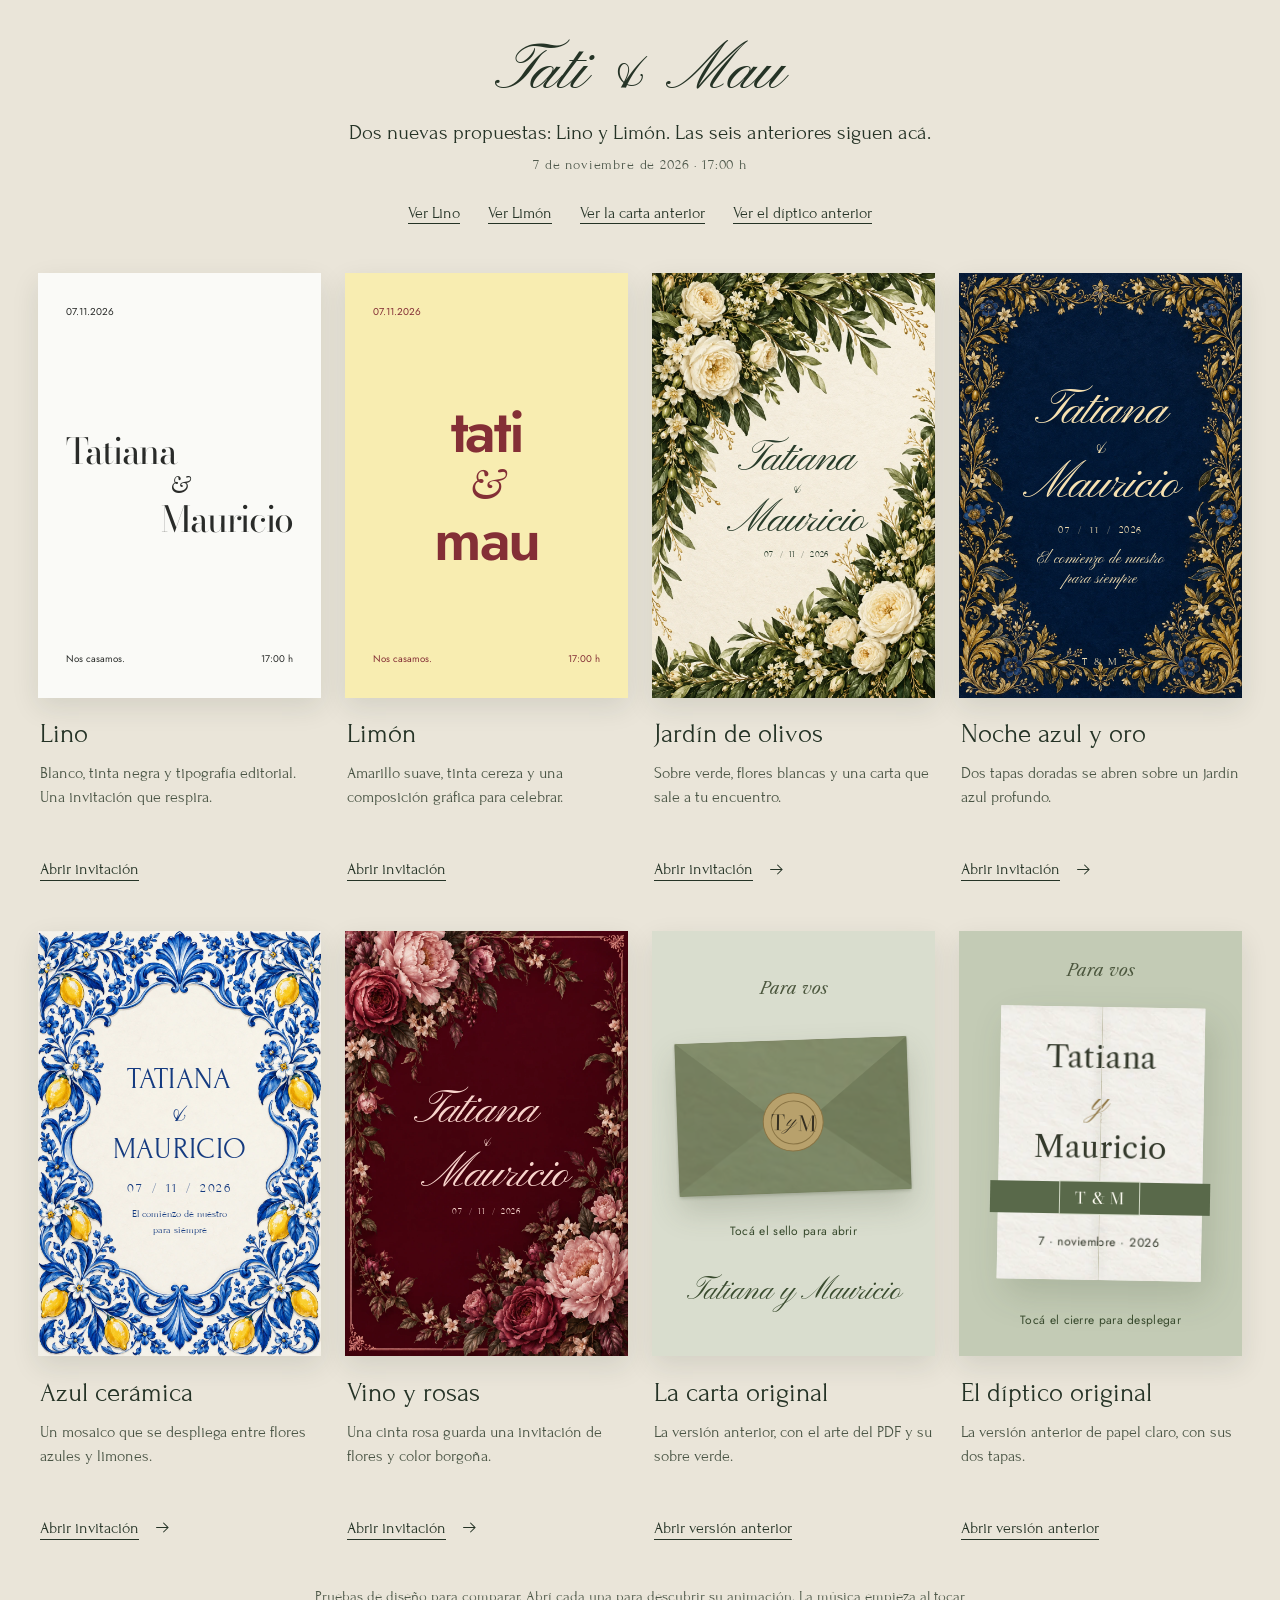
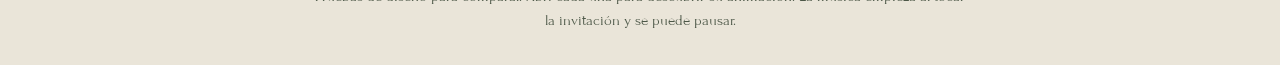
<file: index.html>
<!doctype html><html lang="es"><head><meta charset="utf-8"><meta name="viewport" content="width=device-width,initial-scale=1"><title>Tati &amp; Mau · Ocho opciones para comparar</title><link rel="icon" href="data:,"><link rel="stylesheet" href="shared.css?v=11"><link rel="stylesheet" href="invitation.css?v=11"><link rel="stylesheet" href="gallery.css?v=11"><link rel="stylesheet" href="modern.css?v=12"><link rel="canonical" href="https://dakuka.github.io/tati-y-mau/"><meta property="og:url" content="https://dakuka.github.io/tati-y-mau/"><meta property="og:type" content="website"><meta property="og:title" content="Tati y Mau · Nuestra boda"><meta property="og:description" content="7 de noviembre de 2026, 17:00. Abrí la invitación."><meta property="og:image" content="https://dakuka.github.io/tati-y-mau/assets/og.jpg"><meta property="og:image:width" content="1200"><meta property="og:image:height" content="630"><meta name="twitter:card" content="summary_large_image"></head><body class="gallery"><main class="chooser"><header class="gallery-heading"><h1>Tati &amp; Mau</h1><p>Dos nuevas propuestas: Lino y Limón. Las seis anteriores siguen acá.</p><span>7 de noviembre de 2026 · 17:00 h</span><nav class="version-links" aria-label="Elegí una invitación"><a href="lino/?v=12">Ver Lino</a><a href="limon/?v=12">Ver Limón</a><a href="anteriores/botanica/">Ver la carta anterior</a><a href="anteriores/nocturna/">Ver el díptico anterior</a></nav></header><div class="choices"><article class="choice"><a class="preview" href="lino/?v=12" aria-label="Abrir Lino"><div class="modern-preview mini-lino"><span class="mini-date">07.11.2026</span><div class="modern-names"><span>Tatiana</span><i>&amp;</i><span>Mauricio</span></div><span class="mini-footer"><span>Nos casamos.</span><span>17:00 h</span></span></div></a><div class="choice-info"><h2>Lino</h2><p>Blanco, tinta negra y tipografía editorial. Una invitación que respira.</p><a class="choice-link" href="lino/?v=12">Abrir invitación</a></div></article><article class="choice"><a class="preview" href="limon/?v=12" aria-label="Abrir Limón"><div class="modern-preview mini-limon"><span class="mini-date">07.11.2026</span><div class="modern-names"><span>Tati</span><i>&amp;</i><span>Mau</span></div><span class="mini-footer"><span>Nos casamos.</span><span>17:00 h</span></span></div></a><div class="choice-info"><h2>Limón</h2><p>Amarillo suave, tinta cereza y una composición gráfica para celebrar.</p><a class="choice-link" href="limon/?v=12">Abrir invitación</a></div></article><article class="choice theme-garden"><a class="preview" href="botanica/?v=11" aria-label="Abrir Jardín de olivos"><header class="hero"><div class="hero-copy"><h2 class="couple"><span>Tatiana</span><i>&amp;</i><span>Mauricio</span></h2><p class="hero-date">07 <span>/</span> 11 <span>/</span> 2026</p><p class="hero-whisper">El comienzo de nuestro<br>para siempre</p></div><span class="hero-bottom" aria-hidden="true">T &amp; M</span></header></a><div class="choice-info"><h2>Jardín de olivos</h2><p>Sobre verde, flores blancas y una carta que sale a tu encuentro.</p><a class="choice-link" href="botanica/?v=11">Abrir invitación <svg viewBox="0 0 24 24" aria-hidden="true"><path d="M4 12h15m-6-6 6 6-6 6"/></svg></a></div></article><article class="choice theme-night"><a class="preview" href="nocturna/?v=11" aria-label="Abrir Noche azul y oro"><header class="hero"><div class="hero-copy"><h2 class="couple"><span>Tatiana</span><i>&amp;</i><span>Mauricio</span></h2><p class="hero-date">07 <span>/</span> 11 <span>/</span> 2026</p><p class="hero-whisper">El comienzo de nuestro<br>para siempre</p></div><span class="hero-bottom" aria-hidden="true">T &amp; M</span></header></a><div class="choice-info"><h2>Noche azul y oro</h2><p>Dos tapas doradas se abren sobre un jardín azul profundo.</p><a class="choice-link" href="nocturna/?v=11">Abrir invitación <svg viewBox="0 0 24 24" aria-hidden="true"><path d="M4 12h15m-6-6 6 6-6 6"/></svg></a></div></article><article class="choice theme-blue"><a class="preview" href="azulejo/?v=11" aria-label="Abrir Azul cerámica"><header class="hero"><div class="hero-copy"><h2 class="couple"><span>Tatiana</span><i>&amp;</i><span>Mauricio</span></h2><p class="hero-date">07 <span>/</span> 11 <span>/</span> 2026</p><p class="hero-whisper">El comienzo de nuestro<br>para siempre</p></div><span class="hero-bottom" aria-hidden="true">T &amp; M</span></header></a><div class="choice-info"><h2>Azul cerámica</h2><p>Un mosaico que se despliega entre flores azules y limones.</p><a class="choice-link" href="azulejo/?v=11">Abrir invitación <svg viewBox="0 0 24 24" aria-hidden="true"><path d="M4 12h15m-6-6 6 6-6 6"/></svg></a></div></article><article class="choice theme-rose"><a class="preview" href="rosas/?v=11" aria-label="Abrir Vino y rosas"><header class="hero"><div class="hero-copy"><h2 class="couple"><span>Tatiana</span><i>&amp;</i><span>Mauricio</span></h2><p class="hero-date">07 <span>/</span> 11 <span>/</span> 2026</p><p class="hero-whisper">El comienzo de nuestro<br>para siempre</p></div><span class="hero-bottom" aria-hidden="true">T &amp; M</span></header></a><div class="choice-info"><h2>Vino y rosas</h2><p>Una cinta rosa guarda una invitación de flores y color borgoña.</p><a class="choice-link" href="rosas/?v=11">Abrir invitación <svg viewBox="0 0 24 24" aria-hidden="true"><path d="M4 12h15m-6-6 6 6-6 6"/></svg></a></div></article><article class="choice previous" id="anterior-botanica"><a class="preview old-preview" href="anteriores/botanica/" aria-label="Abrir La carta original"><iframe src="anteriores/botanica/?silencio=1" title="Vista de La carta original" loading="lazy" tabindex="-1" aria-hidden="true"></iframe></a><div class="choice-info"><h2>La carta original</h2><p>La versión anterior, con el arte del PDF y su sobre verde.</p><a class="choice-link" href="anteriores/botanica/">Abrir versión anterior</a></div></article><article class="choice previous" id="anterior-nocturna"><a class="preview old-preview" href="anteriores/nocturna/" aria-label="Abrir El díptico original"><iframe src="anteriores/nocturna/?silencio=1" title="Vista de El díptico original" loading="lazy" tabindex="-1" aria-hidden="true"></iframe></a><div class="choice-info"><h2>El díptico original</h2><p>La versión anterior de papel claro, con sus dos tapas.</p><a class="choice-link" href="anteriores/nocturna/">Abrir versión anterior</a></div></article></div><p class="gallery-note">Pruebas de diseño para comparar. Abrí cada una para descubrir su animación. La música empieza al tocar la invitación y se puede pausar.</p></main></body></html>
</file>
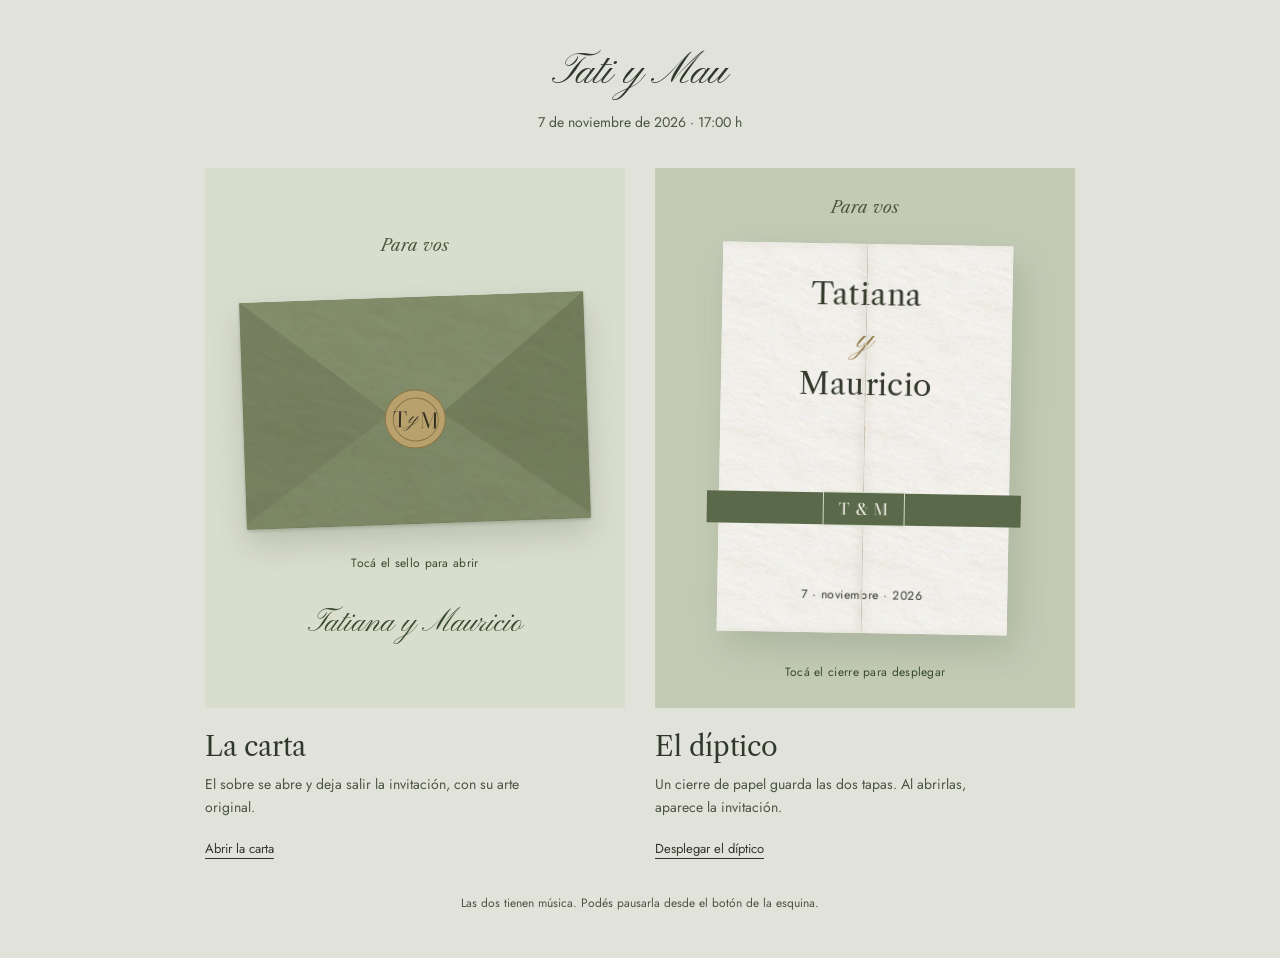
<file: anteriores/index.html>
<!doctype html><html lang="es"><head><meta charset="utf-8"><meta name="viewport" content="width=device-width,initial-scale=1"><title>Tati y Mau · Elegí una invitación</title><link rel="icon" href="data:,"><link rel="stylesheet" href="shared.css?v=5"><style>:root{--paper:#f5f2e9;--ink:#30372b;--gold:#947440;--muted:#4b5542}body{background:#e1e2d9;color:var(--ink)}.chooser{max-width:920px;margin:auto;padding:46px 25px}.chooser h1{text-align:center;font:43px Pinyon,cursive;margin:0 0 12px}.chooser>p{text-align:center;font:14px Jost,sans-serif;margin:0;color:#4b5542}.choices{display:grid;grid-template-columns:1fr 1fr;gap:30px;margin-top:36px}.choice{display:block;text-decoration:none}.frame{height:540px;overflow:hidden;position:relative;background:#d9ddce}.frame iframe{border:0;width:100%;height:540px;pointer-events:none;display:block}.choice h2{font:27px Caslon,serif;margin:22px 0 10px}.choice p{font:14px/1.65 Jost,sans-serif;max-width:340px;margin:0 0 17px;color:#4b5542}.choice .open-link{font:13px Jost,sans-serif;text-decoration:underline;text-underline-offset:5px}.chooser .note{margin-top:35px;font-size:12px}.choice:focus-visible{outline:2px solid #947440;outline-offset:8px}@media(max-width:650px){.chooser{padding:30px 22px}.choices{grid-template-columns:1fr;gap:35px}.frame,.frame iframe{height:490px}.choice h2{margin-top:18px}.chooser h1{font-size:39px}}</style></head><body><main class="chooser"><h1>Tati y Mau</h1><p>7 de noviembre de 2026 · 17:00 h</p><div class="choices"><a class="choice" href="botanica/"><div class="frame"><iframe src="botanica/?silencio=1" title="Vista previa de la carta" tabindex="-1" aria-hidden="true"></iframe></div><h2>La carta</h2><p>El sobre se abre y deja salir la invitación, con su arte original.</p><span class="open-link">Abrir la carta</span></a><a class="choice" href="nocturna/"><div class="frame"><iframe src="nocturna/?silencio=1" title="Vista previa del díptico" tabindex="-1" aria-hidden="true"></iframe></div><h2>El díptico</h2><p>Un cierre de papel guarda las dos tapas. Al abrirlas, aparece la invitación.</p><span class="open-link">Desplegar el díptico</span></a></div><p class="note">Las dos tienen música. Podés pausarla desde el botón de la esquina.</p></main></body></html>
</file>
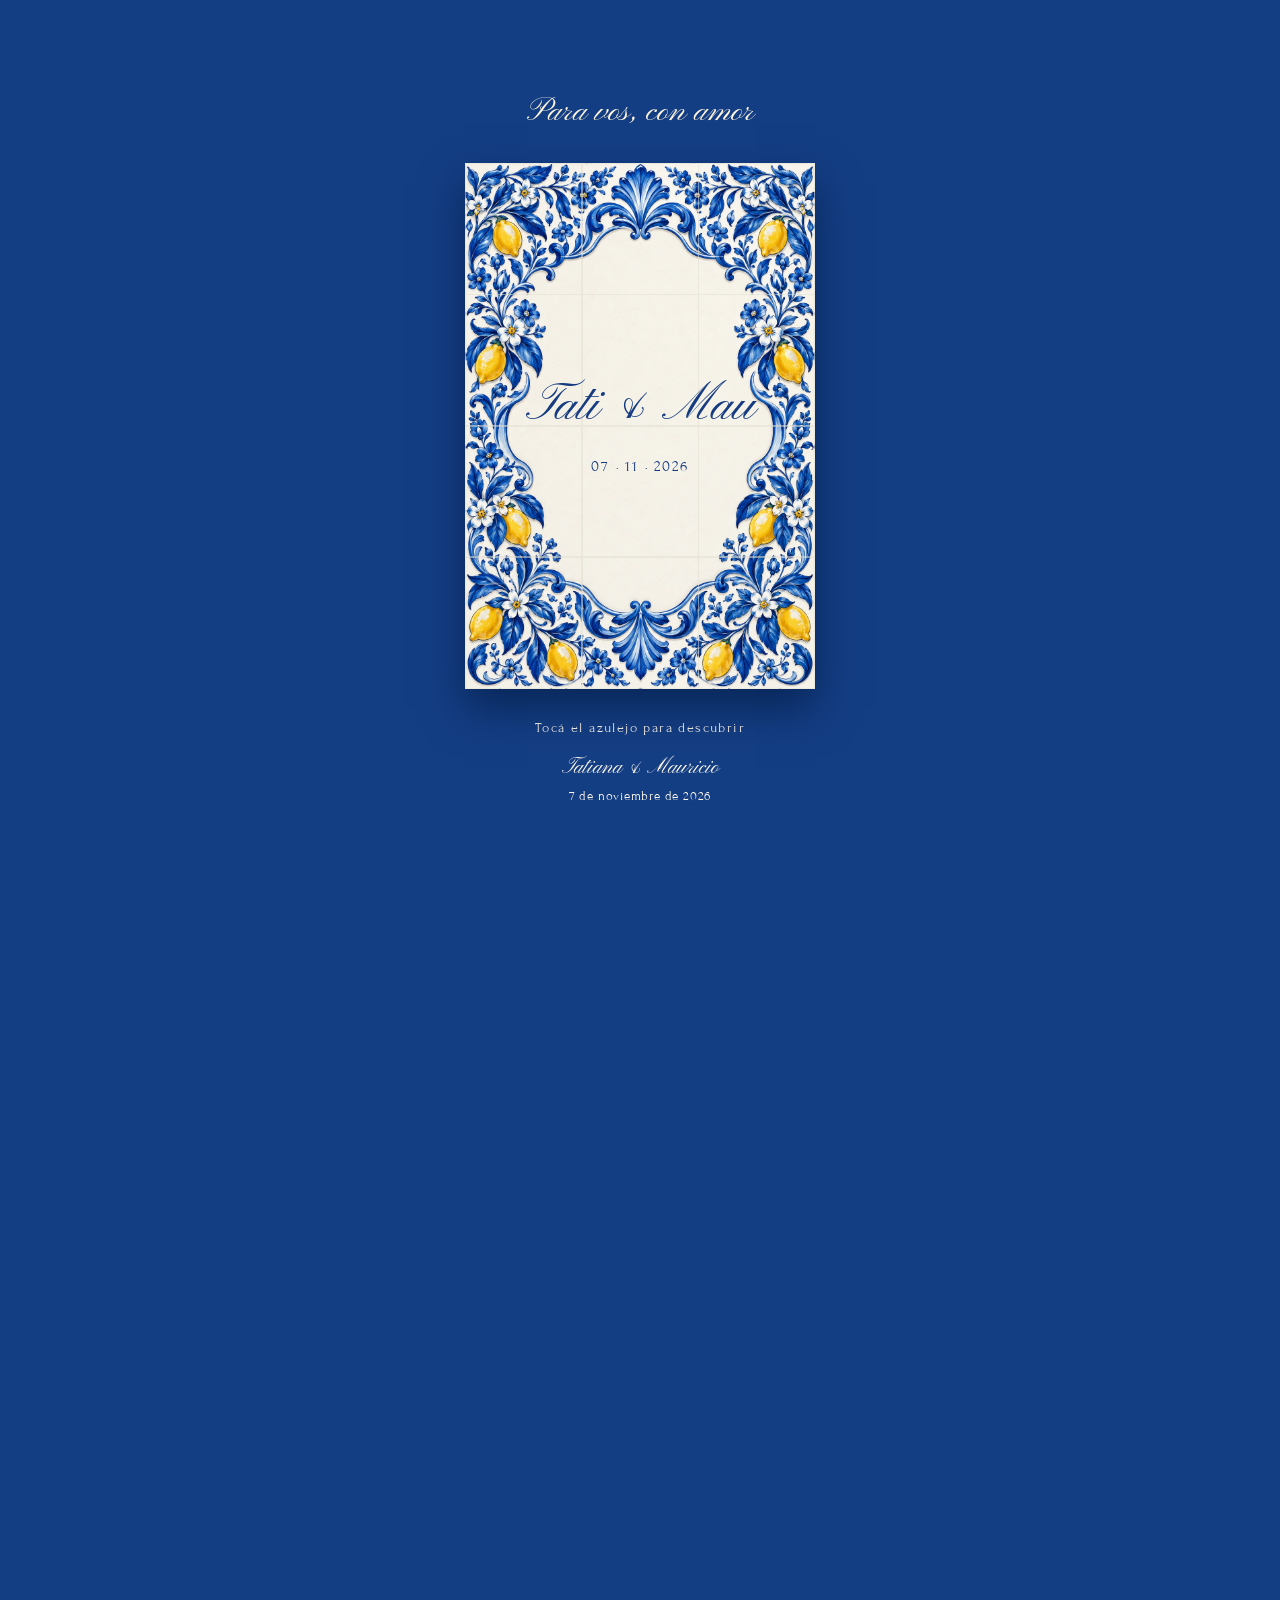
<file: azulejo/index.html>
<!doctype html><html lang="es"><head><meta charset="utf-8"><meta name="viewport" content="width=device-width,initial-scale=1,viewport-fit=cover"><title>Tatiana &amp; Mauricio · Azul cerámica</title><meta name="description" content="Nuestra boda civil. 7 de noviembre de 2026, 17:00. Una invitación para vos."><link rel="icon" href="data:,"><link rel="preload" href="../fonts/pinyon-script.woff2" as="font" type="font/woff2" crossorigin><link rel="preload" href="../assets/azulejo.webp" as="image"><link rel="stylesheet" href="../shared.css?v=11"><link rel="stylesheet" href="../invitation.css?v=11"><script defer src="../config.js?v=11"></script><script defer src="../shared.js?v=11"></script><link rel="canonical" href="https://dakuka.github.io/tati-y-mau/azulejo/"><meta property="og:url" content="https://dakuka.github.io/tati-y-mau/azulejo/"><meta property="og:type" content="website"><meta property="og:title" content="Tati y Mau · Nuestra boda"><meta property="og:description" content="7 de noviembre de 2026, 17:00. Abrí la invitación."><meta property="og:image" content="https://dakuka.github.io/tati-y-mau/assets/og.jpg"><meta property="og:image:width" content="1200"><meta property="og:image:height" content="630"><meta name="twitter:card" content="summary_large_image"></head><body class="theme-blue"><a class="skip" href="#invitacion">Ir a la invitación</a><div class="intro" aria-label="Apertura de la invitación"><p class="intro-dedication" data-guest>Para vos, con amor</p><div class="object-space"><button class="tile-stage" data-open aria-label="Desplegar el mosaico de la invitación" aria-expanded="false"><span class="tile-bed"><span class="hero"><span class="hero-copy"><span class="couple"><span>Tatiana</span><i>&amp;</i><span>Mauricio</span></span><span class="hero-date">07 <span>/</span> 11 <span>/</span> 2026</span><span class="hero-whisper">El comienzo de nuestro<br>para siempre</span></span><span class="hero-bottom" aria-hidden="true">T &amp; M</span></span></span><span class="tile" style="--col:0;--row:0;--delay:0.0s"></span><span class="tile" style="--col:1;--row:0;--delay:0.18s"></span><span class="tile" style="--col:2;--row:0;--delay:0.36s"></span><span class="tile" style="--col:0;--row:1;--delay:0.18s"></span><span class="tile" style="--col:1;--row:1;--delay:0.36s"></span><span class="tile" style="--col:2;--row:1;--delay:0.54s"></span><span class="tile" style="--col:0;--row:2;--delay:0.36s"></span><span class="tile" style="--col:1;--row:2;--delay:0.54s"></span><span class="tile" style="--col:2;--row:2;--delay:0.72s"></span><span class="tile" style="--col:0;--row:3;--delay:0.54s"></span><span class="tile" style="--col:1;--row:3;--delay:0.72s"></span><span class="tile" style="--col:2;--row:3;--delay:0.8999999999999999s"></span><span class="tile-title"><span class="script">Tati &amp; Mau</span><span>07 · 11 · 2026</span></span></button></div><p class="opening-instruction">Tocá el azulejo para descubrir</p><p class="intro-date">Tatiana &amp; Mauricio<br><span>7 de noviembre de 2026</span></p><button class="skip-opening" data-skip hidden>Saltar apertura</button></div><main id="invitacion" class="invitation" tabindex="-1"><header class="hero"><div class="hero-copy"><h1 class="couple"><span>Tatiana</span><i>&amp;</i><span>Mauricio</span></h1><p class="hero-date">07 <span>/</span> 11 <span>/</span> 2026</p><p class="hero-whisper">El comienzo de nuestro<br>para siempre</p></div><span class="hero-bottom" aria-hidden="true">T &amp; M</span></header><div class="invitation-body"><p class="personalized" data-guest hidden></p><section class="ceremony calendar-ceremony"><h2>Nuestra boda civil</h2><div class="calendar-sheet"><h3>Noviembre de 2026</h3><div class="calendar-week"><span>Lu</span><span>Ma</span><span>Mi</span><span>Ju</span><span>Vi</span><span>Sá</span><span>Do</span></div><div class="calendar-days"><span aria-hidden="true"></span><span aria-hidden="true"></span><span aria-hidden="true"></span><span aria-hidden="true"></span><span aria-hidden="true"></span><span aria-hidden="true"></span><span>1</span><span>2</span><span>3</span><span>4</span><span>5</span><span>6</span><button data-calendar aria-label="Agendar la boda del sábado 7 de noviembre de 2026">7</button><span>8</span><span>9</span><span>10</span><span>11</span><span>12</span><span>13</span><span>14</span><span>15</span><span>16</span><span>17</span><span>18</span><span>19</span><span>20</span><span>21</span><span>22</span><span>23</span><span>24</span><span>25</span><span>26</span><span>27</span><span>28</span><span>29</span><span>30</span><span aria-hidden="true"></span><span aria-hidden="true"></span><span aria-hidden="true"></span><span aria-hidden="true"></span><span aria-hidden="true"></span><span aria-hidden="true"></span></div></div><p class="calendar-hint">Tocá el 7 para agendar</p><p class="ceremony-time">17:00 h</p><p>Nos encantaría que seas parte<br>de este día tan especial.</p></section><section class="place"><div class="place-mark" aria-hidden="true"><svg viewBox="0 0 80 70"><path d="M9 32 40 8l31 24M17 27v34h46V27M32 61V40h16v21M24 34h7m18 0h7"/></svg></div><h2>En nuestro hogar</h2><p class="address">Castelar 779 c/ Venezuela<br><span>Asunción</span></p><a class="btn" data-map href="#" target="_blank" rel="noopener">Cómo llegar</a><p class="map-note">Referencia en el mapa: Enersol S.A.</p></section><section class="dress-section"><h2>Tenida cocktail</h2><p>Un día para vestirnos de fiesta.</p><button class="wardrobe-teaser" data-dialog="dress" aria-label="Abrir el vestidor y ver sugerencias de tenida"><span class="closet-door left"><span></span></span><span class="closet-door right"><span></span></span><span class="closet-caption">T &amp; M</span></button><button class="text-btn" data-dialog="dress">Abrí el vestidor</button></section><section class="waiting" aria-label="Cuenta regresiva"><h2 data-count-title>Cada vez falta menos</h2><div class="countdown"><div><strong data-count="0">00</strong><span>días</span></div><div><strong data-count="1">00</strong><span>horas</span></div><div><strong data-count="2">00</strong><span>minutos</span></div><div><strong data-count="3">00</strong><span>segundos</span></div></div></section><section class="gifts"><h2>Un detalle para nosotros</h2><p>Nuestro hogar ya está completo.<br>Tu presencia es lo más importante.</p><details class="gift-fold"><summary>Ver datos para un regalo<svg viewBox="0 0 24 24" aria-hidden="true"><path d="m6 9 6 6 6-6"/></svg></summary><div class="gift-inside"><p>Si deseás tener un detalle con nosotros, podés hacerlo a través de nuestra cuenta bancaria.</p><dl class="bank-data"><dt>Banco</dt><dd data-value="bank">GNB</dd><dt>Nro. de cuenta</dt><dd data-value="account">13024056002</dd><dt>Titular</dt><dd data-value="holder">Mauricio Morgenstern</dd><dt>Alias C.I.</dt><dd data-value="alias">3760586</dd></dl><div class="bank-buttons"><button data-copy="alias">Copiar alias</button><button data-copy="account">Copiar cuenta</button></div></div></details></section><section class="response"><h2>Te esperamos</h2><p>Nos hace mucha ilusión<br>compartir este día con vos.</p><button class="btn" data-dialog="rsvp">Confirmar asistencia</button><p class="rsvp-note">Tu respuesta le llega a Mau por WhatsApp.</p></section><footer class="signature"><p class="script">Con amor,<br>Tati &amp; Mau</p><p class="footer-date">7 de noviembre de 2026</p><div class="footer-links"><button class="text-btn" data-replay>Repetir la apertura</button><button class="text-btn" data-dialog="original">Ver invitación original</button></div><a class="other-worlds" href="../">Ver todas las opciones</a><div class="floral-ending" aria-hidden="true"></div></footer></div></main><noscript><p>7 de noviembre de 2026 a las 17:00. Castelar 779 c/ Venezuela. Activá JavaScript para los botones interactivos.</p></noscript></body></html>
</file>
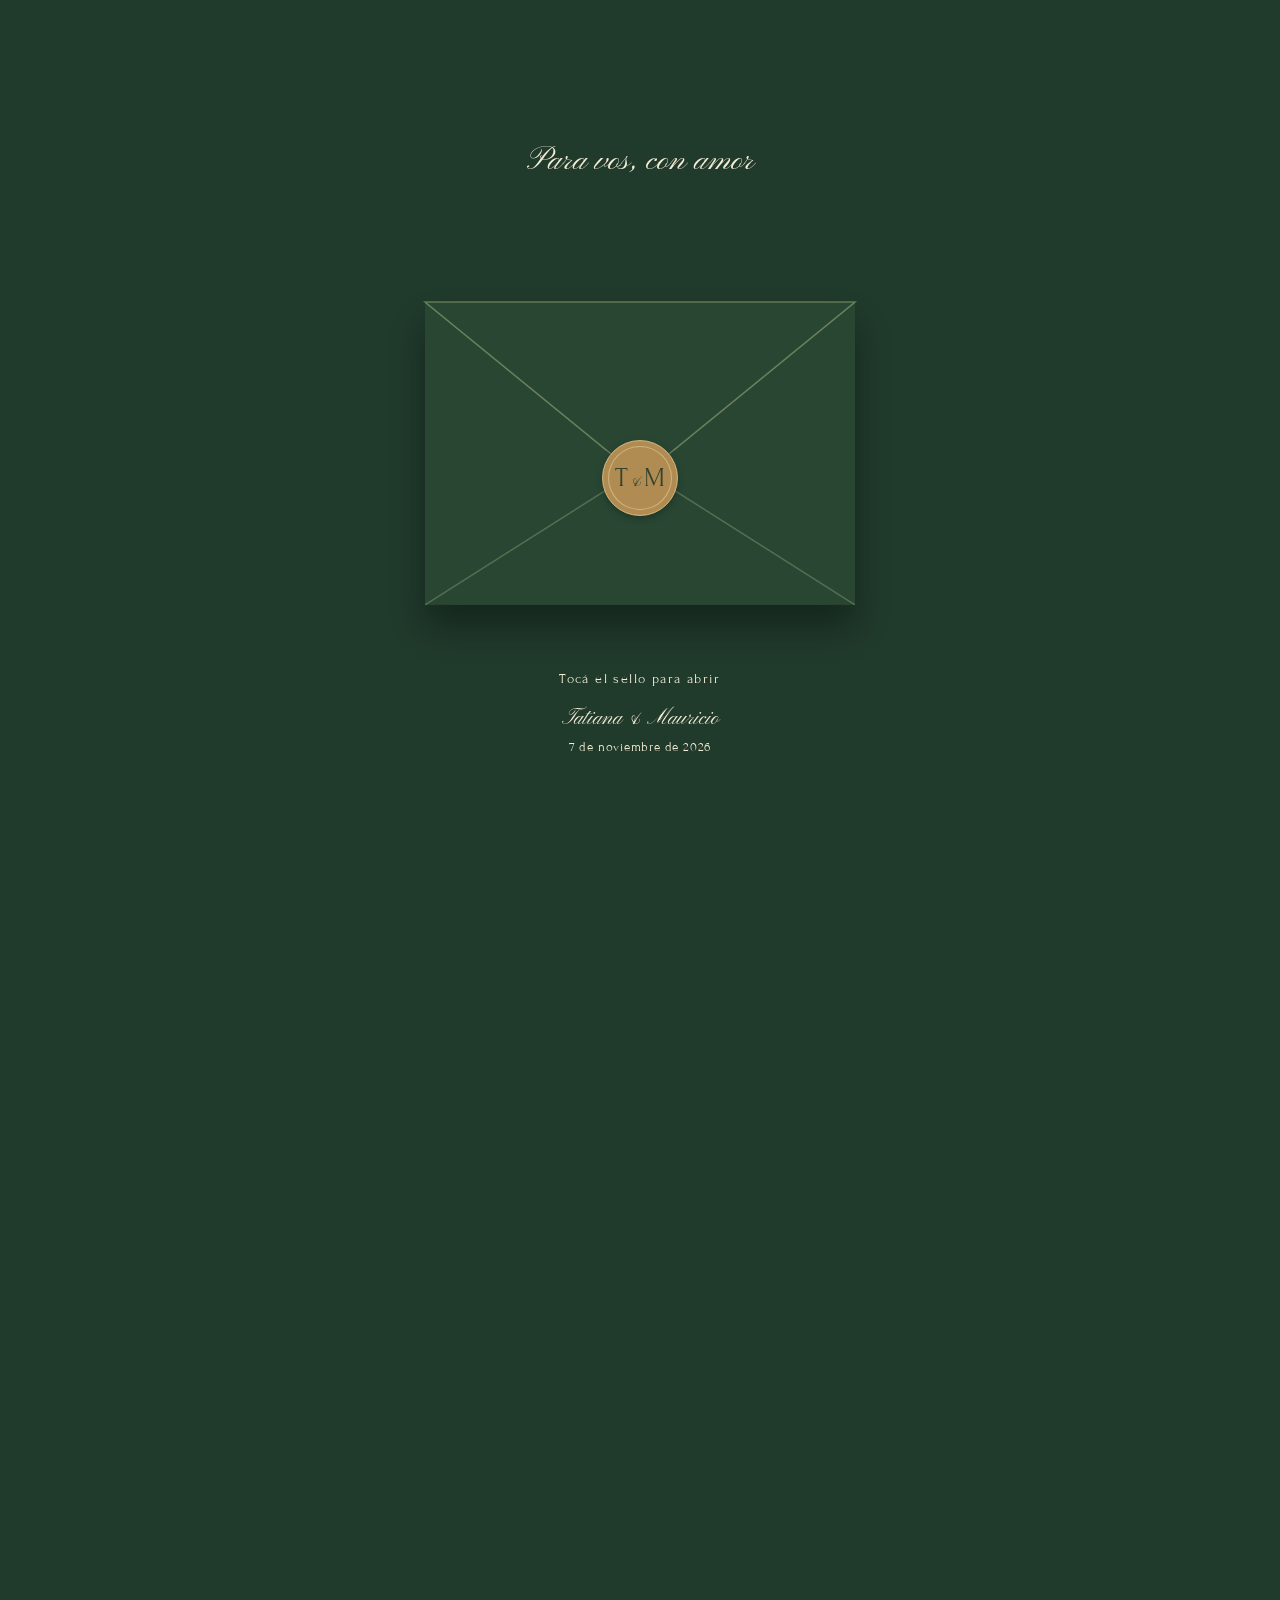
<file: botanica/index.html>
<!doctype html><html lang="es"><head><meta charset="utf-8"><meta name="viewport" content="width=device-width,initial-scale=1,viewport-fit=cover"><title>Tatiana &amp; Mauricio · Jardín de olivos</title><meta name="description" content="Nuestra boda civil. 7 de noviembre de 2026, 17:00. Una invitación para vos."><link rel="icon" href="data:,"><link rel="preload" href="../fonts/pinyon-script.woff2" as="font" type="font/woff2" crossorigin><link rel="preload" href="../assets/jardin.webp" as="image"><link rel="stylesheet" href="../shared.css?v=11"><link rel="stylesheet" href="../invitation.css?v=11"><script defer src="../config.js?v=11"></script><script defer src="../shared.js?v=11"></script><link rel="canonical" href="https://dakuka.github.io/tati-y-mau/botanica/"><meta property="og:url" content="https://dakuka.github.io/tati-y-mau/botanica/"><meta property="og:type" content="website"><meta property="og:title" content="Tati y Mau · Nuestra boda"><meta property="og:description" content="7 de noviembre de 2026, 17:00. Abrí la invitación."><meta property="og:image" content="https://dakuka.github.io/tati-y-mau/assets/og.jpg"><meta property="og:image:width" content="1200"><meta property="og:image:height" content="630"><meta name="twitter:card" content="summary_large_image"></head><body class="theme-garden"><a class="skip" href="#invitacion">Ir a la invitación</a><div class="intro" aria-label="Apertura de la invitación"><p class="intro-dedication" data-guest>Para vos, con amor</p><div class="object-space"><button class="envelope-stage" data-open aria-label="Abrir el sobre de Tatiana y Mauricio" aria-expanded="false"><span class="envelope-back"></span><span class="letter-well"><span class="envelope-letter"><span class="hero"><span class="hero-copy"><span class="couple"><span>Tatiana</span><i>&amp;</i><span>Mauricio</span></span><span class="hero-date">07 <span>/</span> 11 <span>/</span> 2026</span><span class="hero-whisper">El comienzo de nuestro<br>para siempre</span></span><span class="hero-bottom" aria-hidden="true">T &amp; M</span></span></span></span><svg class="envelope-pocket" viewBox="0 0 142 100" preserveAspectRatio="none" aria-hidden="true"><rect width="142" height="100" fill="#294633"/><path d="M0 100 71 55 142 100M0 0 60 49M142 0 82 49" fill="none" stroke="#7d916a" stroke-opacity=".55" stroke-width=".5"/></svg><span class="envelope-flap"><span class="flap-face"><svg viewBox="0 0 142 58" preserveAspectRatio="none" aria-hidden="true"><path d="M0 0 71 58 142 0Z" fill="#294633" stroke="#7d916a" stroke-opacity=".7" stroke-width=".5"/></svg></span><span class="flap-reverse"></span></span><span class="seal"><span>T<span>&amp;</span>M</span></span></button></div><p class="opening-instruction">Tocá el sello para abrir</p><p class="intro-date">Tatiana &amp; Mauricio<br><span>7 de noviembre de 2026</span></p><button class="skip-opening" data-skip hidden>Saltar apertura</button></div><main id="invitacion" class="invitation" tabindex="-1"><header class="hero"><div class="hero-copy"><h1 class="couple"><span>Tatiana</span><i>&amp;</i><span>Mauricio</span></h1><p class="hero-date">07 <span>/</span> 11 <span>/</span> 2026</p><p class="hero-whisper">El comienzo de nuestro<br>para siempre</p></div><span class="hero-bottom" aria-hidden="true">T &amp; M</span></header><div class="invitation-body"><p class="personalized" data-guest hidden></p><p class="opening-quote">El comienzo de nuestro<br>para siempre</p><section class="ceremony"><h2>Nuestra boda civil</h2><p>Nos encantaría que seas parte<br>de este día tan especial.</p><div class="date-composition"><div><span class="date-small">Sábado</span><strong>7</strong><span class="date-small">noviembre</span></div><span class="date-divider" aria-hidden="true"></span><div><span class="date-small">A las</span><strong>17</strong><span class="date-small">horas</span></div></div><p class="date-year">2026</p><button class="btn outline" data-calendar>Agendar la fecha</button></section><section class="waiting" aria-label="Cuenta regresiva"><h2 data-count-title>Cada vez falta menos</h2><div class="countdown"><div><strong data-count="0">00</strong><span>días</span></div><div><strong data-count="1">00</strong><span>horas</span></div><div><strong data-count="2">00</strong><span>minutos</span></div><div><strong data-count="3">00</strong><span>segundos</span></div></div></section><section class="place"><div class="place-mark" aria-hidden="true"><svg viewBox="0 0 80 70"><path d="M9 32 40 8l31 24M17 27v34h46V27M32 61V40h16v21M24 34h7m18 0h7"/></svg></div><h2>En nuestro hogar</h2><p class="address">Castelar 779 c/ Venezuela<br><span>Asunción</span></p><a class="btn" data-map href="#" target="_blank" rel="noopener">Cómo llegar</a><p class="map-note">Referencia en el mapa: Enersol S.A.</p></section><section class="dress-section"><h2>Tenida cocktail</h2><p>Un día para vestirnos de fiesta.</p><button class="wardrobe-teaser" data-dialog="dress" aria-label="Abrir el vestidor y ver sugerencias de tenida"><span class="closet-door left"><span></span></span><span class="closet-door right"><span></span></span><span class="closet-caption">T &amp; M</span></button><button class="text-btn" data-dialog="dress">Abrí el vestidor</button></section><section class="gifts"><h2>Un detalle para nosotros</h2><p>Nuestro hogar ya está completo.<br>Tu presencia es lo más importante.</p><details class="gift-fold"><summary>Ver datos para un regalo<svg viewBox="0 0 24 24" aria-hidden="true"><path d="m6 9 6 6 6-6"/></svg></summary><div class="gift-inside"><p>Si deseás tener un detalle con nosotros, podés hacerlo a través de nuestra cuenta bancaria.</p><dl class="bank-data"><dt>Banco</dt><dd data-value="bank">GNB</dd><dt>Nro. de cuenta</dt><dd data-value="account">13024056002</dd><dt>Titular</dt><dd data-value="holder">Mauricio Morgenstern</dd><dt>Alias C.I.</dt><dd data-value="alias">3760586</dd></dl><div class="bank-buttons"><button data-copy="alias">Copiar alias</button><button data-copy="account">Copiar cuenta</button></div></div></details></section><section class="response"><h2>Te esperamos</h2><p>Nos hace mucha ilusión<br>compartir este día con vos.</p><button class="btn" data-dialog="rsvp">Confirmar asistencia</button><p class="rsvp-note">Tu respuesta le llega a Mau por WhatsApp.</p></section><footer class="signature"><p class="script">Con amor,<br>Tati &amp; Mau</p><p class="footer-date">7 de noviembre de 2026</p><div class="footer-links"><button class="text-btn" data-replay>Repetir la apertura</button><button class="text-btn" data-dialog="original">Ver invitación original</button></div><a class="other-worlds" href="../">Ver todas las opciones</a><div class="floral-ending" aria-hidden="true"></div></footer></div></main><noscript><p>7 de noviembre de 2026 a las 17:00. Castelar 779 c/ Venezuela. Activá JavaScript para los botones interactivos.</p></noscript></body></html>
</file>
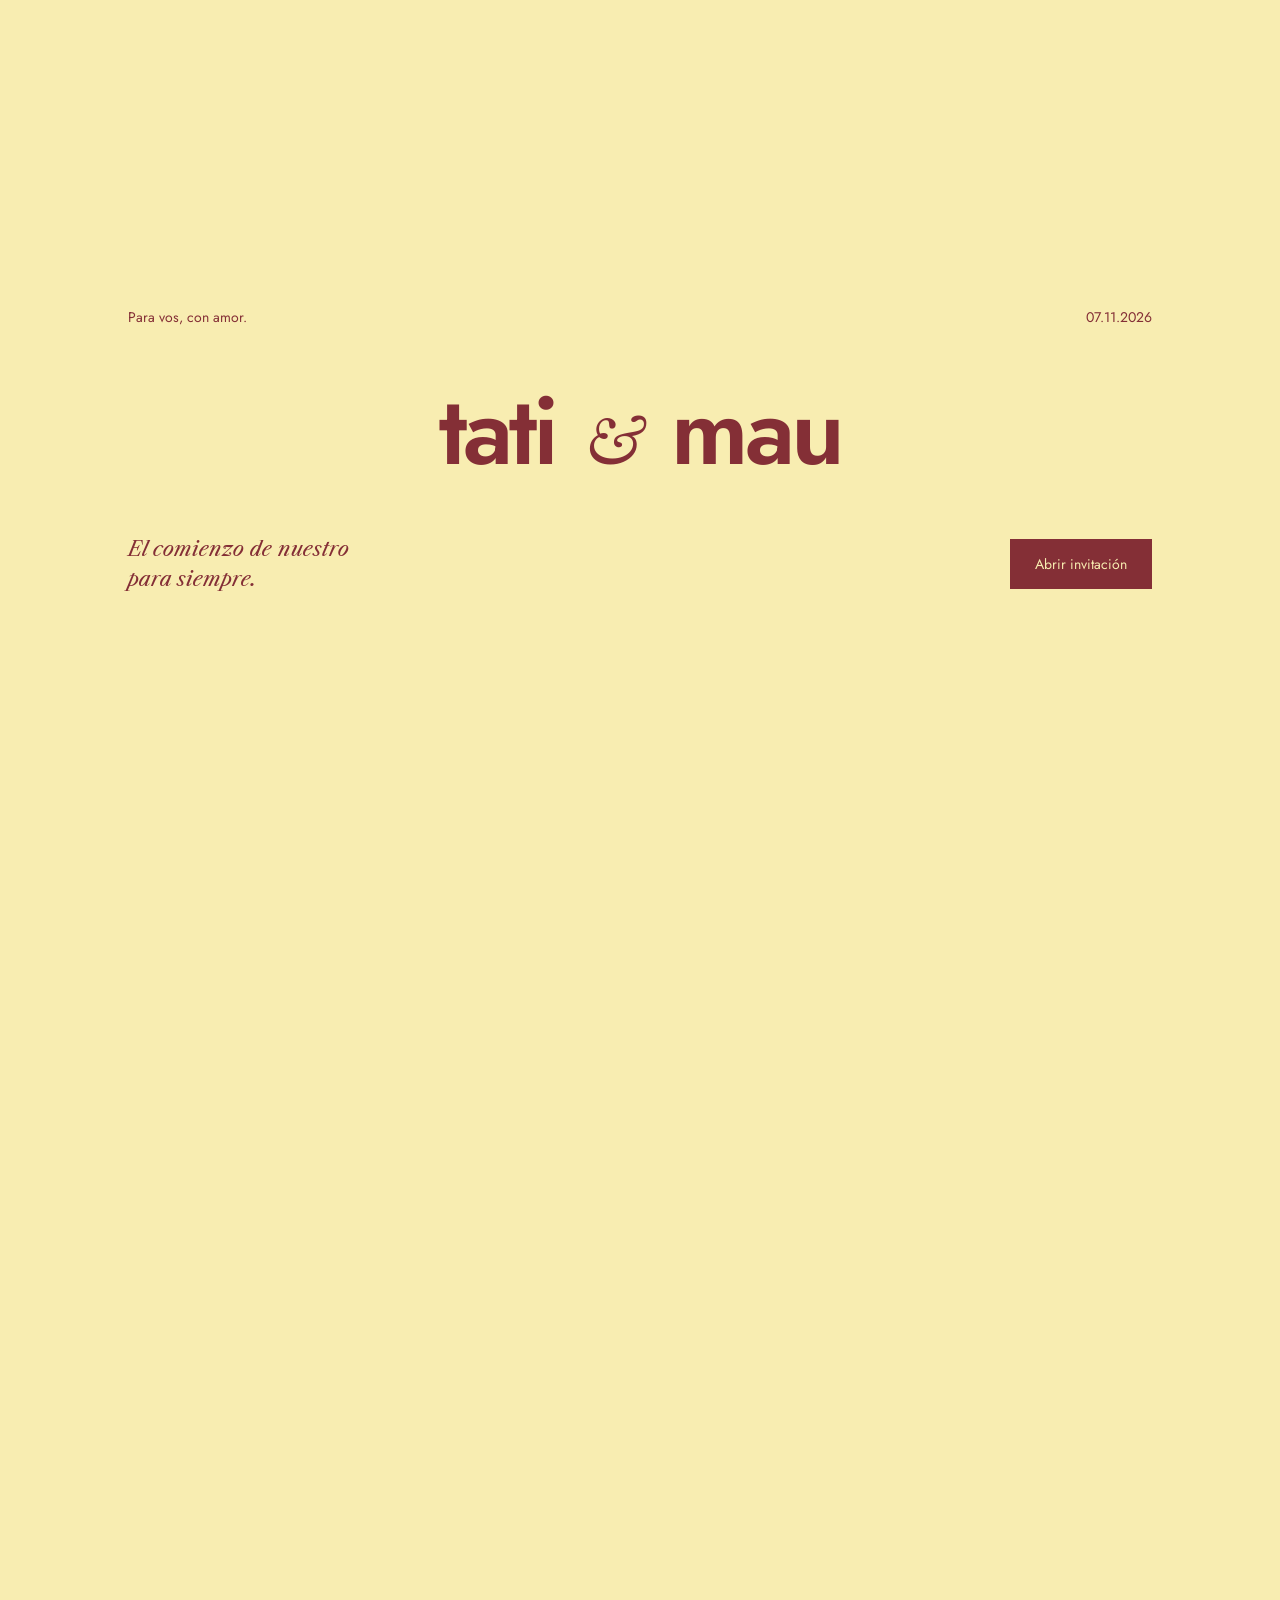
<file: limon/index.html>
<!doctype html><html lang="es"><head><meta charset="utf-8"><meta name="viewport" content="width=device-width,initial-scale=1,viewport-fit=cover"><title>Tati &amp; Mau · Limón</title><meta name="description" content="Nuestra boda civil. 7 de noviembre de 2026, a las 17:00. Una invitación para vos."><link rel="icon" href="data:,"><link rel="preload" href="../fonts/jost.woff2" as="font" type="font/woff2" crossorigin><link rel="stylesheet" href="../shared.css?v=11"><link rel="stylesheet" href="../modern.css?v=12"><script defer src="../config.js?v=11"></script><script defer src="../shared.js?v=11"></script><link rel="canonical" href="https://dakuka.github.io/tati-y-mau/limon/"><meta property="og:title" content="Tati y Mau · Limón"><meta property="og:description" content="7 de noviembre de 2026, 17:00. Abrí nuestra invitación."><meta property="og:image" content="https://dakuka.github.io/tati-y-mau/assets/og-limon.jpg"><meta property="og:type" content="website"></head><body class="modern modern-limon"><a class="skip" href="#invitacion">Ir a la invitación</a><div class="intro" aria-label="Apertura de la invitación"><div class="intro-paper"><div class="intro-top"><span data-guest>Para vos, con amor.</span><span>07.11.2026</span></div><div class="modern-names"><span>Tati</span><i>&amp;</i><span>Mau</span></div><div class="intro-bottom"><p>El comienzo de nuestro<br>para siempre.</p><button class="btn" data-open aria-expanded="false">Abrir invitación</button></div></div><button class="skip-opening" data-skip hidden>Saltar apertura</button></div><main id="invitacion" tabindex="-1"><nav class="modern-nav" aria-label="La invitación"><span>T&amp;M</span><div><a href="#lugar">El lugar</a><a href="#confirmar">Confirmar</a></div></nav><header class="modern-hero"><h1 class="modern-names"><span>Tati</span><i>&amp;</i><span>Mau</span></h1><div class="hero-bottom"><p>El comienzo de nuestro<br>para siempre.</p><p>Sábado 7 de noviembre de 2026<br>17:00 h, Asunción</p></div><a class="read-on" href="#detalles">Descubrí los detalles<svg viewBox="0 0 24 24" aria-hidden="true"><path d="M12 4v15m-6-6 6 6 6-6"/></svg></a></header><div class="modern-content"><p class="personalized" data-guest hidden></p><section class="modern-count" aria-label="Cuenta regresiva"><h2 data-count-title>Cada vez falta menos.</h2><div class="countdown"><div><strong data-count="0">00</strong><span>días</span></div><div><strong data-count="1">00</strong><span>horas</span></div><div><strong data-count="2">00</strong><span>minutos</span></div><div><strong data-count="3">00</strong><span>segundos</span></div></div></section><section class="date-section content-section" id="detalles"><div><h2>Nos casamos.</h2><p>Nos encantaría que seas parte de este día tan especial.</p></div><div class="date-block"><p class="date-display">07.11.26</p><p>Sábado 7 de noviembre<br>Boda civil a las 17:00 h</p><button class="text-btn" data-calendar>Guardar en mi calendario</button></div></section><section class="place-section content-section" id="lugar"><h2>En nuestro<br>hogar.</h2><div><p class="modern-address">Castelar 779<br>c/ Venezuela</p><p>Asunción, Paraguay</p><a class="btn" data-map href="https://www.google.com/maps/search/?api=1&amp;query=Enersol+S.A.+Asuncion" target="_blank" rel="noopener">Cómo llegar</a><p class="map-reference">Referencia en el mapa: Enersol S.A.</p></div></section><section class="dress-section content-section"><div><h2>Tenida cocktail.</h2><p>Un día para vestirnos de fiesta.</p></div><button class="text-btn" data-dialog="dress">Ver ideas para vestirme</button></section><section class="gifts"><h2>Un detalle para nosotros</h2><p>Nuestro hogar ya está completo.<br>Tu presencia es lo más importante.</p><details class="gift-fold"><summary>Ver datos para un regalo<svg viewBox="0 0 24 24" aria-hidden="true"><path d="m6 9 6 6 6-6"/></svg></summary><div class="gift-inside"><p>Si deseás tener un detalle con nosotros, podés hacerlo a través de nuestra cuenta bancaria.</p><dl class="bank-data"><dt>Banco</dt><dd data-value="bank">GNB</dd><dt>Nro. de cuenta</dt><dd data-value="account">13024056002</dd><dt>Titular</dt><dd data-value="holder">Mauricio Morgenstern</dd><dt>Alias C.I.</dt><dd data-value="alias">3760586</dd></dl><div class="bank-buttons"><button data-copy="alias">Copiar alias</button><button data-copy="account">Copiar cuenta</button></div></div></details></section><section class="modern-response" id="confirmar"><h2>Nos vemos el 7.</h2><p>Nos hace mucha ilusión compartir este día con vos.</p><button class="btn" data-dialog="rsvp">Confirmar asistencia</button><p class="response-note">Tu respuesta le llega a Mau por WhatsApp.</p></section></div><footer class="modern-footer"><p>Con amor, Tati &amp; Mau</p><div><button class="text-btn" data-replay>Repetir apertura</button><button class="text-btn" data-dialog="original">Ver invitación original</button><a href="../?v=12">Ver todas las opciones</a></div></footer></main><noscript><p>Los datos están disponibles. Activá JavaScript para la música y las confirmaciones.</p></noscript></body></html>
</file>
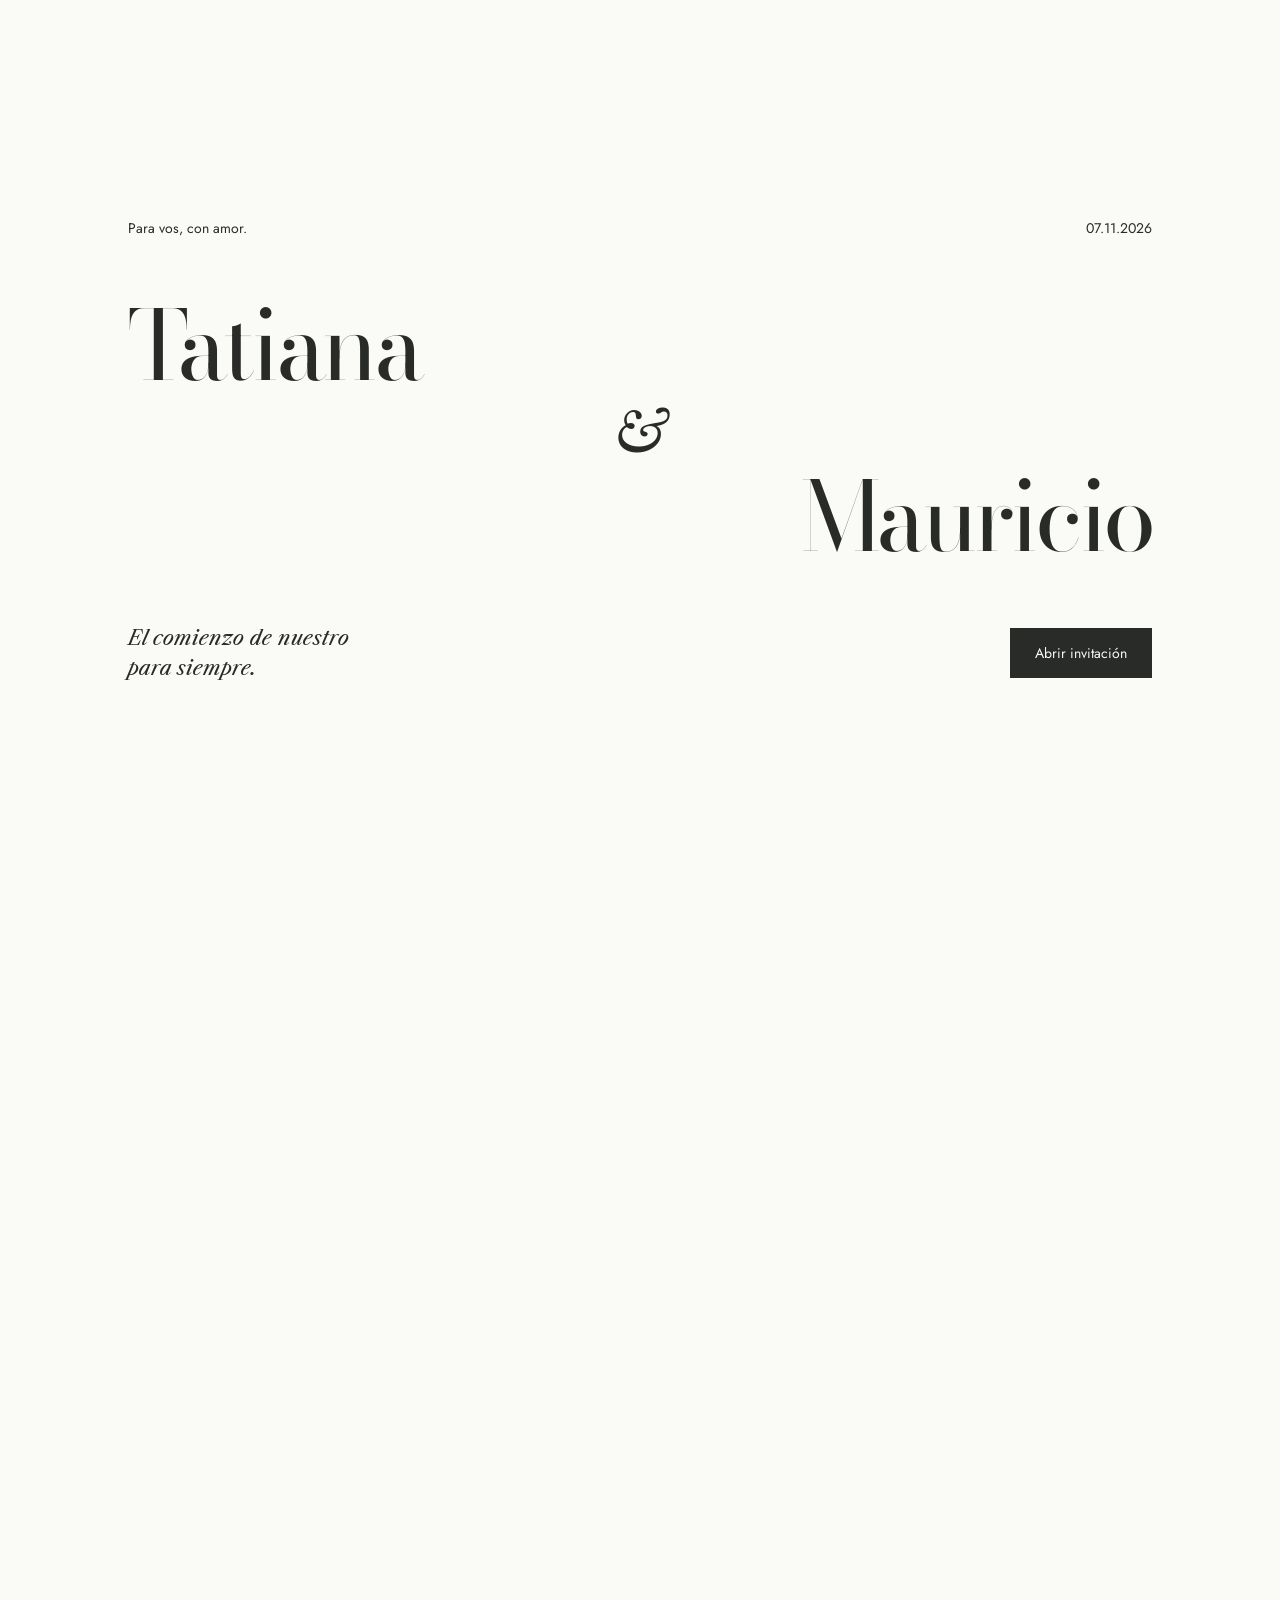
<file: lino/index.html>
<!doctype html><html lang="es"><head><meta charset="utf-8"><meta name="viewport" content="width=device-width,initial-scale=1,viewport-fit=cover"><title>Tati &amp; Mau · Lino</title><meta name="description" content="Nuestra boda civil. 7 de noviembre de 2026, a las 17:00. Una invitación para vos."><link rel="icon" href="data:,"><link rel="preload" href="../fonts/bodoni-moda.woff2" as="font" type="font/woff2" crossorigin><link rel="stylesheet" href="../shared.css?v=11"><link rel="stylesheet" href="../modern.css?v=12"><script defer src="../config.js?v=11"></script><script defer src="../shared.js?v=11"></script><link rel="canonical" href="https://dakuka.github.io/tati-y-mau/lino/"><meta property="og:title" content="Tati y Mau · Lino"><meta property="og:description" content="7 de noviembre de 2026, 17:00. Abrí nuestra invitación."><meta property="og:image" content="https://dakuka.github.io/tati-y-mau/assets/og-lino.jpg"><meta property="og:type" content="website"></head><body class="modern modern-lino"><a class="skip" href="#invitacion">Ir a la invitación</a><div class="intro" aria-label="Apertura de la invitación"><div class="intro-paper"><div class="intro-top"><span data-guest>Para vos, con amor.</span><span>07.11.2026</span></div><div class="modern-names"><span>Tatiana</span><i>&amp;</i><span>Mauricio</span></div><div class="intro-bottom"><p>El comienzo de nuestro<br>para siempre.</p><button class="btn" data-open aria-expanded="false">Abrir invitación</button></div></div><button class="skip-opening" data-skip hidden>Saltar apertura</button></div><main id="invitacion" tabindex="-1"><nav class="modern-nav" aria-label="La invitación"><span>T&amp;M</span><div><a href="#lugar">El lugar</a><a href="#confirmar">Confirmar</a></div></nav><header class="modern-hero"><h1 class="modern-names"><span>Tatiana</span><i>&amp;</i><span>Mauricio</span></h1><div class="hero-bottom"><p>El comienzo de nuestro<br>para siempre.</p><p>Sábado 7 de noviembre de 2026<br>17:00 h, Asunción</p></div><a class="read-on" href="#detalles">Descubrí los detalles<svg viewBox="0 0 24 24" aria-hidden="true"><path d="M12 4v15m-6-6 6 6 6-6"/></svg></a></header><div class="modern-content"><p class="personalized" data-guest hidden></p><section class="date-section content-section" id="detalles"><div><h2>Nos casamos.</h2><p>Nos encantaría que seas parte de este día tan especial.</p></div><div class="date-block"><p class="date-display">07.11.26</p><p>Sábado 7 de noviembre<br>Boda civil a las 17:00 h</p><button class="text-btn" data-calendar>Guardar en mi calendario</button></div></section><section class="place-section content-section" id="lugar"><h2>En nuestro<br>hogar.</h2><div><p class="modern-address">Castelar 779<br>c/ Venezuela</p><p>Asunción, Paraguay</p><a class="btn" data-map href="https://www.google.com/maps/search/?api=1&amp;query=Enersol+S.A.+Asuncion" target="_blank" rel="noopener">Cómo llegar</a><p class="map-reference">Referencia en el mapa: Enersol S.A.</p></div></section><section class="dress-section content-section"><div><h2>Tenida cocktail.</h2><p>Un día para vestirnos de fiesta.</p></div><button class="text-btn" data-dialog="dress">Ver ideas para vestirme</button></section><section class="gifts"><h2>Un detalle para nosotros</h2><p>Nuestro hogar ya está completo.<br>Tu presencia es lo más importante.</p><details class="gift-fold"><summary>Ver datos para un regalo<svg viewBox="0 0 24 24" aria-hidden="true"><path d="m6 9 6 6 6-6"/></svg></summary><div class="gift-inside"><p>Si deseás tener un detalle con nosotros, podés hacerlo a través de nuestra cuenta bancaria.</p><dl class="bank-data"><dt>Banco</dt><dd data-value="bank">GNB</dd><dt>Nro. de cuenta</dt><dd data-value="account">13024056002</dd><dt>Titular</dt><dd data-value="holder">Mauricio Morgenstern</dd><dt>Alias C.I.</dt><dd data-value="alias">3760586</dd></dl><div class="bank-buttons"><button data-copy="alias">Copiar alias</button><button data-copy="account">Copiar cuenta</button></div></div></details></section><section class="modern-count" aria-label="Cuenta regresiva"><h2 data-count-title>Cada vez falta menos.</h2><div class="countdown"><div><strong data-count="0">00</strong><span>días</span></div><div><strong data-count="1">00</strong><span>horas</span></div><div><strong data-count="2">00</strong><span>minutos</span></div><div><strong data-count="3">00</strong><span>segundos</span></div></div></section><section class="modern-response" id="confirmar"><h2>Te esperamos.</h2><p>Nos hace mucha ilusión compartir este día con vos.</p><button class="btn" data-dialog="rsvp">Confirmar asistencia</button><p class="response-note">Tu respuesta le llega a Mau por WhatsApp.</p></section></div><footer class="modern-footer"><p>Con amor, Tati &amp; Mau</p><div><button class="text-btn" data-replay>Repetir apertura</button><button class="text-btn" data-dialog="original">Ver invitación original</button><a href="../?v=12">Ver todas las opciones</a></div></footer></main><noscript><p>Los datos están disponibles. Activá JavaScript para la música y las confirmaciones.</p></noscript></body></html>
</file>
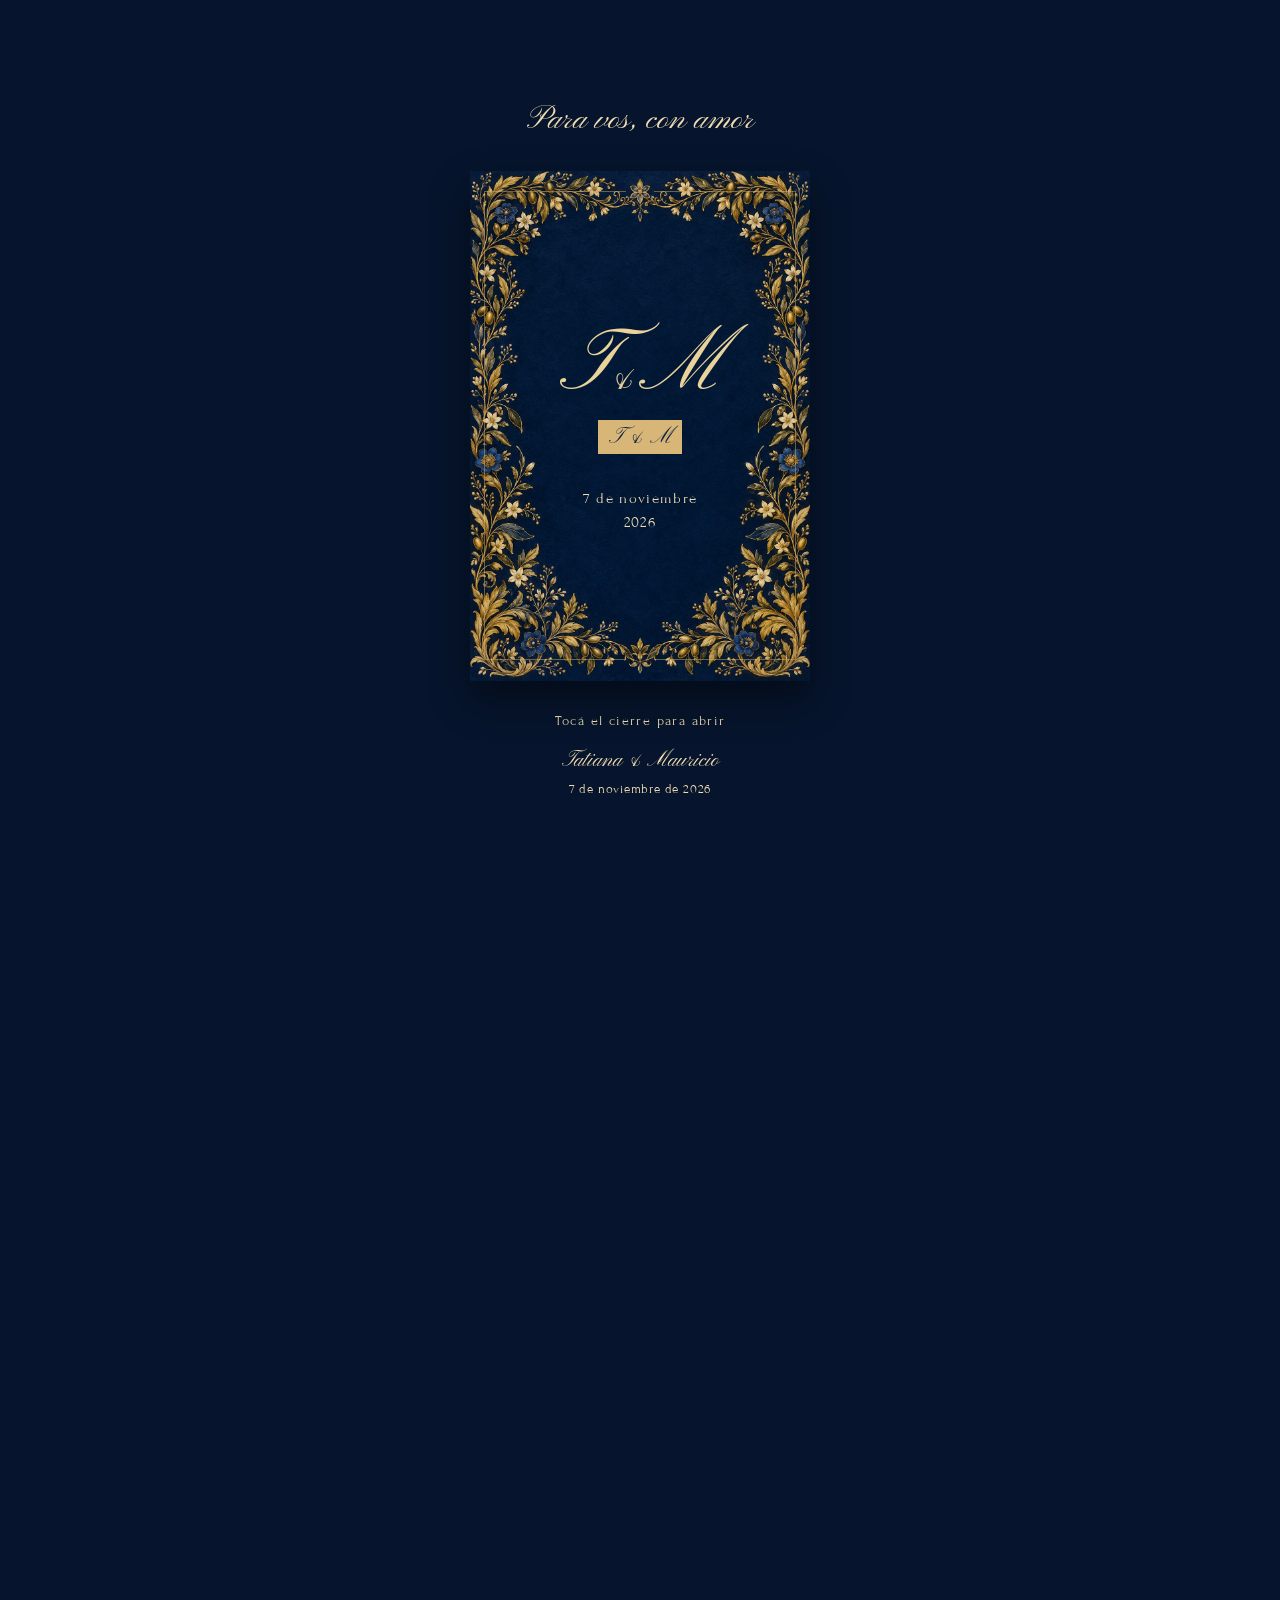
<file: nocturna/index.html>
<!doctype html><html lang="es"><head><meta charset="utf-8"><meta name="viewport" content="width=device-width,initial-scale=1,viewport-fit=cover"><title>Tatiana &amp; Mauricio · Noche azul y oro</title><meta name="description" content="Nuestra boda civil. 7 de noviembre de 2026, 17:00. Una invitación para vos."><link rel="icon" href="data:,"><link rel="preload" href="../fonts/pinyon-script.woff2" as="font" type="font/woff2" crossorigin><link rel="preload" href="../assets/noche.webp" as="image"><link rel="stylesheet" href="../shared.css?v=11"><link rel="stylesheet" href="../invitation.css?v=11"><script defer src="../config.js?v=11"></script><script defer src="../shared.js?v=11"></script><link rel="canonical" href="https://dakuka.github.io/tati-y-mau/nocturna/"><meta property="og:url" content="https://dakuka.github.io/tati-y-mau/nocturna/"><meta property="og:type" content="website"><meta property="og:title" content="Tati y Mau · Nuestra boda"><meta property="og:description" content="7 de noviembre de 2026, 17:00. Abrí la invitación."><meta property="og:image" content="https://dakuka.github.io/tati-y-mau/assets/og.jpg"><meta property="og:image:width" content="1200"><meta property="og:image:height" content="630"><meta name="twitter:card" content="summary_large_image"></head><body class="theme-night"><a class="skip" href="#invitacion">Ir a la invitación</a><div class="intro" aria-label="Apertura de la invitación"><p class="intro-dedication" data-guest>Para vos, con amor</p><div class="object-space"><button class="gate-stage" data-open aria-label="Abrir las tapas de la invitación" aria-expanded="false"><span class="gate-inside"><span class="hero"><span class="hero-copy"><span class="couple"><span>Tatiana</span><i>&amp;</i><span>Mauricio</span></span><span class="hero-date">07 <span>/</span> 11 <span>/</span> 2026</span><span class="hero-whisper">El comienzo de nuestro<br>para siempre</span></span><span class="hero-bottom" aria-hidden="true">T &amp; M</span></span></span><span class="gate left"><span class="gate-print"><span class="gate-monogram">T<i>&amp;</i>M</span><span class="gate-date">7 de noviembre<br>2026</span></span><span class="gate-back"></span></span><span class="gate right"><span class="gate-print"><span class="gate-monogram">T<i>&amp;</i>M</span><span class="gate-date">7 de noviembre<br>2026</span></span><span class="gate-back"></span></span><span class="gate-clasp">T &amp; M</span></button></div><p class="opening-instruction">Tocá el cierre para abrir</p><p class="intro-date">Tatiana &amp; Mauricio<br><span>7 de noviembre de 2026</span></p><button class="skip-opening" data-skip hidden>Saltar apertura</button></div><main id="invitacion" class="invitation" tabindex="-1"><header class="hero"><div class="hero-copy"><h1 class="couple"><span>Tatiana</span><i>&amp;</i><span>Mauricio</span></h1><p class="hero-date">07 <span>/</span> 11 <span>/</span> 2026</p><p class="hero-whisper">El comienzo de nuestro<br>para siempre</p></div><span class="hero-bottom" aria-hidden="true">T &amp; M</span></header><div class="invitation-body"><p class="personalized" data-guest hidden></p><section class="ceremony"><h2>Nuestra boda civil</h2><p>Nos encantaría que seas parte<br>de este día tan especial.</p><div class="date-composition"><div><span class="date-small">Sábado</span><strong>7</strong><span class="date-small">noviembre</span></div><span class="date-divider" aria-hidden="true"></span><div><span class="date-small">A las</span><strong>17</strong><span class="date-small">horas</span></div></div><p class="date-year">2026</p><button class="btn outline" data-calendar>Agendar la fecha</button></section><section class="waiting" aria-label="Cuenta regresiva"><h2 data-count-title>Cada vez falta menos</h2><div class="countdown"><div><strong data-count="0">00</strong><span>días</span></div><div><strong data-count="1">00</strong><span>horas</span></div><div><strong data-count="2">00</strong><span>minutos</span></div><div><strong data-count="3">00</strong><span>segundos</span></div></div></section><section class="place"><div class="place-mark" aria-hidden="true"><svg viewBox="0 0 80 70"><path d="M9 32 40 8l31 24M17 27v34h46V27M32 61V40h16v21M24 34h7m18 0h7"/></svg></div><h2>En nuestro hogar</h2><p class="address">Castelar 779 c/ Venezuela<br><span>Asunción</span></p><a class="btn" data-map href="#" target="_blank" rel="noopener">Cómo llegar</a><p class="map-note">Referencia en el mapa: Enersol S.A.</p></section><section class="dress-section"><h2>Tenida cocktail</h2><p>Un día para vestirnos de fiesta.</p><button class="wardrobe-teaser" data-dialog="dress" aria-label="Abrir el vestidor y ver sugerencias de tenida"><span class="closet-door left"><span></span></span><span class="closet-door right"><span></span></span><span class="closet-caption">T &amp; M</span></button><button class="text-btn" data-dialog="dress">Abrí el vestidor</button></section><section class="gifts"><h2>Un detalle para nosotros</h2><p>Nuestro hogar ya está completo.<br>Tu presencia es lo más importante.</p><details class="gift-fold"><summary>Ver datos para un regalo<svg viewBox="0 0 24 24" aria-hidden="true"><path d="m6 9 6 6 6-6"/></svg></summary><div class="gift-inside"><p>Si deseás tener un detalle con nosotros, podés hacerlo a través de nuestra cuenta bancaria.</p><dl class="bank-data"><dt>Banco</dt><dd data-value="bank">GNB</dd><dt>Nro. de cuenta</dt><dd data-value="account">13024056002</dd><dt>Titular</dt><dd data-value="holder">Mauricio Morgenstern</dd><dt>Alias C.I.</dt><dd data-value="alias">3760586</dd></dl><div class="bank-buttons"><button data-copy="alias">Copiar alias</button><button data-copy="account">Copiar cuenta</button></div></div></details></section><section class="response"><h2>Te esperamos</h2><p>Nos hace mucha ilusión<br>compartir este día con vos.</p><button class="btn" data-dialog="rsvp">Confirmar asistencia</button><p class="rsvp-note">Tu respuesta le llega a Mau por WhatsApp.</p></section><footer class="signature"><p class="script">Con amor,<br>Tati &amp; Mau</p><p class="footer-date">7 de noviembre de 2026</p><div class="footer-links"><button class="text-btn" data-replay>Repetir la apertura</button><button class="text-btn" data-dialog="original">Ver invitación original</button></div><a class="other-worlds" href="../">Ver todas las opciones</a><div class="floral-ending" aria-hidden="true"></div></footer></div></main><noscript><p>7 de noviembre de 2026 a las 17:00. Castelar 779 c/ Venezuela. Activá JavaScript para los botones interactivos.</p></noscript></body></html>
</file>
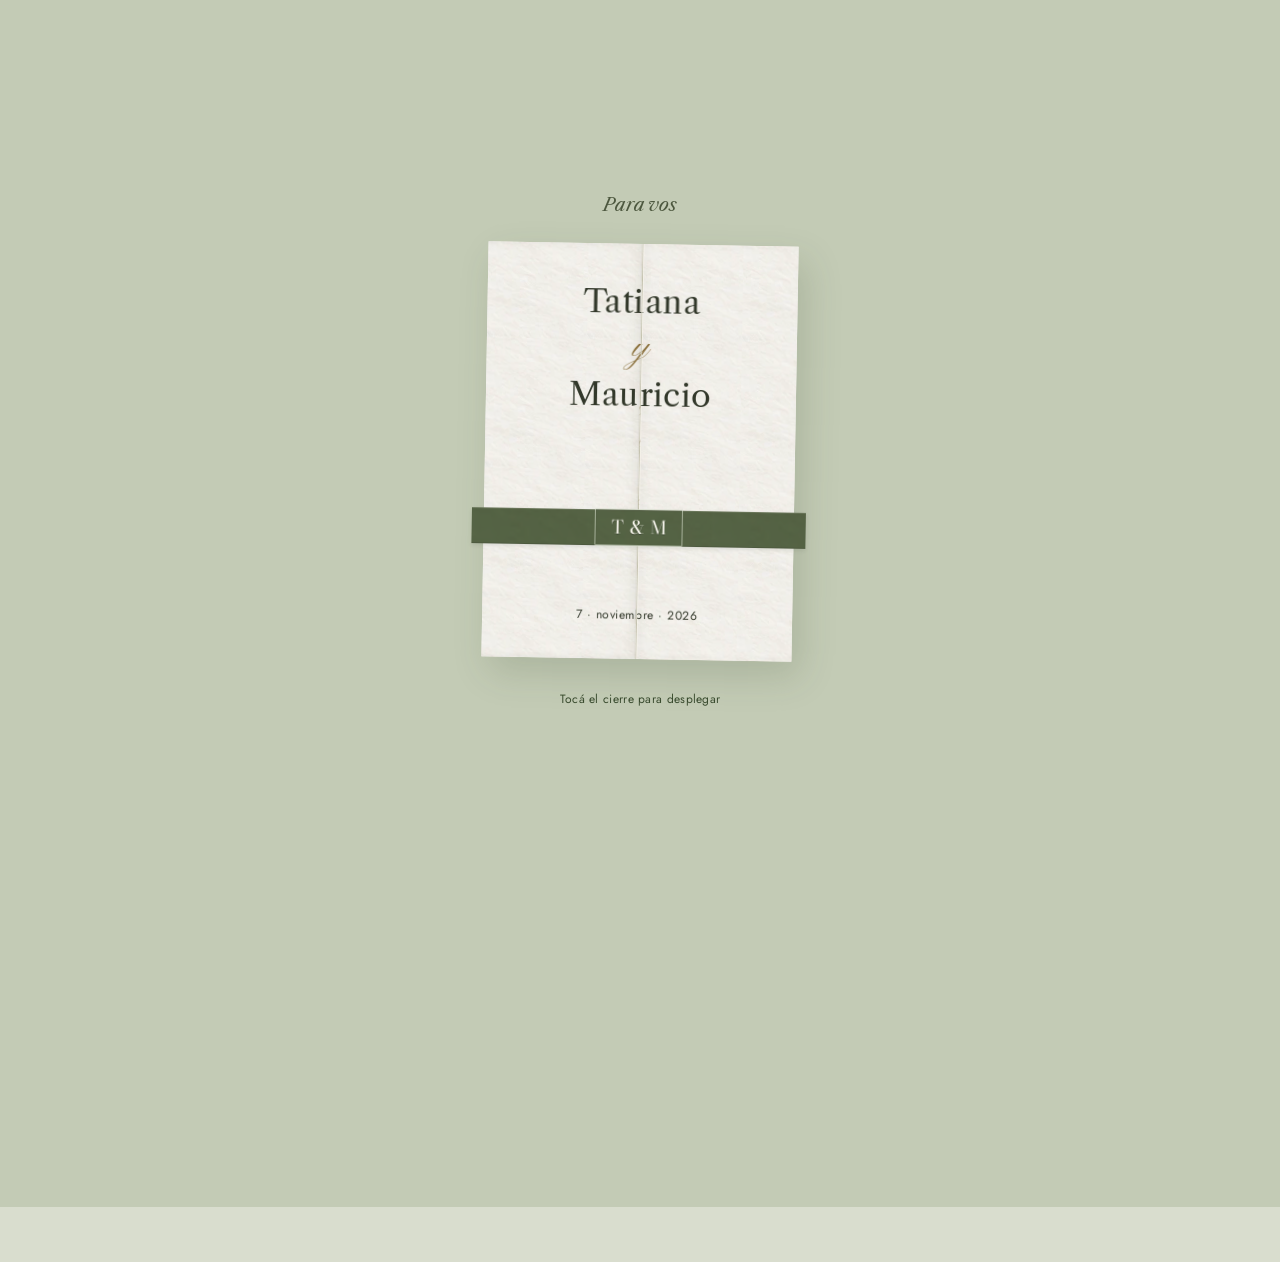
<file: nocturnav2/index.html>
<!doctype html><html lang="es"><head><meta charset="utf-8"><meta name="viewport" content="width=device-width,initial-scale=1,viewport-fit=cover"><title>Tatiana y Mauricio · 7 de noviembre de 2026</title><meta name="description" content="El comienzo de nuestro para siempre. Nuestra boda civil, el 7 de noviembre de 2026 a las 17:00."><meta name="theme-color" content="#737b60"><link rel="icon" href="data:,"><link rel="preload" href="fonts/bodoni-moda.woff2" as="font" type="font/woff2" crossorigin><link rel="preload" href="fonts/libre-caslon-text.woff2" as="font" type="font/woff2" crossorigin><link rel="stylesheet" href="shared.css?v=1"><link rel="stylesheet" href="invitation.css?v=1"><script defer src="config.js?v=1"></script><script defer src="shared.js?v=1"></script><link rel="stylesheet" href="refinements.css?v=1"><link rel="canonical" href="https://dakuka.github.io/tati-y-mau/nocturnav2/"><meta property="og:type" content="website"><meta property="og:title" content="Tatiana y Mauricio · Nos casamos"><meta property="og:description" content="7 de noviembre de 2026 · 17:00 h · Nuestra boda civil"><meta property="og:url" content="https://dakuka.github.io/tati-y-mau/nocturnav2/"><meta property="og:image" content="https://dakuka.github.io/tati-y-mau/nocturnav2/assets/portada.jpg"><meta property="og:image:width" content="1200"><meta property="og:image:height" content="630"></head><body class="theme-folio"><a class="skip" href="#invitacion">Ir a la invitación</a><div class="intro intro-folio" aria-label="Díptico de la invitación"><p class="intro-recipient" data-guest>Para vos</p><button class="folio-scene" data-open aria-label="Desplegar la invitación de Tatiana y Mauricio" aria-expanded="false"><span class="folio-inside"><span class="script">El comienzo de nuestro<br>para siempre</span><span>7 de noviembre · 17:00 h</span></span><span class="folio-gate gate-left"><span class="cover-mask"><span class="cover-print"><span class="cover-names">Tatiana<span class="cover-and">y</span>Mauricio</span><span class="cover-date">7 · noviembre · 2026</span></span></span><span class="cover-back"></span></span><span class="folio-gate gate-right"><span class="cover-mask"><span class="cover-print"><span class="cover-names">Tatiana<span class="cover-and">y</span>Mauricio</span><span class="cover-date">7 · noviembre · 2026</span></span></span><span class="cover-back"></span></span><span class="ribbon"><span>T &amp; M</span></span></button><p class="opening-instruction">Tocá el cierre para desplegar</p><button class="skip-opening" data-skip hidden>Saltar apertura</button></div><main id="invitacion" class="invitation open-folio" tabindex="-1"><div class="spread"><header class="identity-page"><div class="identity-inner"><p class="personalized" data-guest hidden></p><h1>Tatiana<span class="name-and">y</span>Mauricio</h1><span class="printed-rule" aria-hidden="true"></span><p class="script">El comienzo de nuestro<br>para siempre</p><p class="identity-date">7 de noviembre de 2026</p></div></header><div class="details-page"><section class="ceremony" aria-label="Fecha de la boda"><h2>Boda civil</h2><div class="date-line"><span class="date-day">7</span><span class="date-month">noviembre</span><span class="date-year">2026</span></div><p class="date-time">Sábado · 17:00 h</p><button class="quiet-link" data-calendar>Guardar la fecha</button></section><section class="place"><h2>En nuestro hogar</h2><p class="address">Castelar 779 c/ Venezuela</p><details class="location-fold"><summary class="btn outline">Ver ubicación<svg viewBox="0 0 24 24" aria-hidden="true"><path d="m6 9 6 6 6-6"/></svg></summary><div class="location-sheet"><p class="map-reference">En Maps figura como <strong>Enersol S.A.</strong></p><div class="map-window"><iframe data-src="https://www.google.com/maps/embed?pb=!1m18!1m12!1m3!1d3608.0510674891875!2d-57.5936774!3d-25.268867500000002!2m3!1f0!2f0!3f0!3m2!1i1024!2i768!4f13.1!3m3!1m2!1s0x945da89622a3b70f%3A0x4153e7a9aea1f753!2sEnersol%20S.A.!5e0!3m2!1ses-419!2spy!4v1793451655716!5m2!1ses-419!2spy" title="Mapa de Enersol S.A., Castelar 779, Asunción" width="600" height="450" loading="lazy" allowfullscreen referrerpolicy="strict-origin-when-cross-origin"></iframe></div><a class="btn map-directions" data-map href="https://www.google.com/maps/place/Enersol+S.A./@-25.2688675,-57.5936774,17z/data=!4m6!3m5!1s0x945da89622a3b70f:0x4153e7a9aea1f753!8m2!3d-25.2688675!4d-57.5936774!16s%2Fg%2F11c5305yzh" target="_blank" rel="noopener">Cómo llegar en Google Maps</a><button class="quiet-link" data-copy="address">Copiar dirección</button></div></details></section><section class="waiting" aria-label="Cuenta regresiva"><p data-count-title>Faltan</p><div class="countdown"><div><strong data-count="0">00</strong><span>días</span></div><div><strong data-count="1">00</strong><span>horas</span></div><div><strong data-count="2">00</strong><span>minutos</span></div><div><strong data-count="3">00</strong><span>segundos</span></div></div></section><section class="dress-line"><h2>Tenida cocktail</h2><button class="quiet-link" data-dialog="dress">Ver sugerencias</button></section><section class="response"><p class="script">Agradecemos confirmar asistencia</p><button class="btn" data-dialog="rsvp">Confirmar asistencia</button></section><details class="gift-fold"><summary>Un detalle para nosotros<svg viewBox="0 0 24 24" aria-hidden="true"><path d="m6 9 6 6 6-6"/></svg></summary><div class="gift-inside"><p>Nuestro hogar ya está completo. Si deseás tener un detalle con nosotros, podés hacerlo a través de nuestra cuenta bancaria.</p><dl class="bank-data"><dt>Banco</dt><dd data-value="bank">GNB</dd><dt>Nro. de cuenta</dt><dd data-value="account">13024056002</dd><dt>Titular</dt><dd data-value="holder">Mauricio Morgenstern</dd><dt>Alias C.I.</dt><dd data-value="alias">3760586</dd></dl><div class="bank-buttons"><button data-copy="alias">Copiar alias</button><button data-copy="account">Copiar cuenta</button></div></div></details><footer class="signature"><p class="script">Tati &amp; Mau</p><div class="footer-links"><button class="quiet-link" data-replay>Volver a ver la apertura</button><button class="quiet-link" data-dialog="original">Invitación original</button></div></footer></div></div></main><noscript><p class="no-script">Podés leer la invitación y abrir Google Maps. Activá JavaScript para escuchar la música, ver los looks y confirmar por WhatsApp.</p></noscript></body></html>
</file>
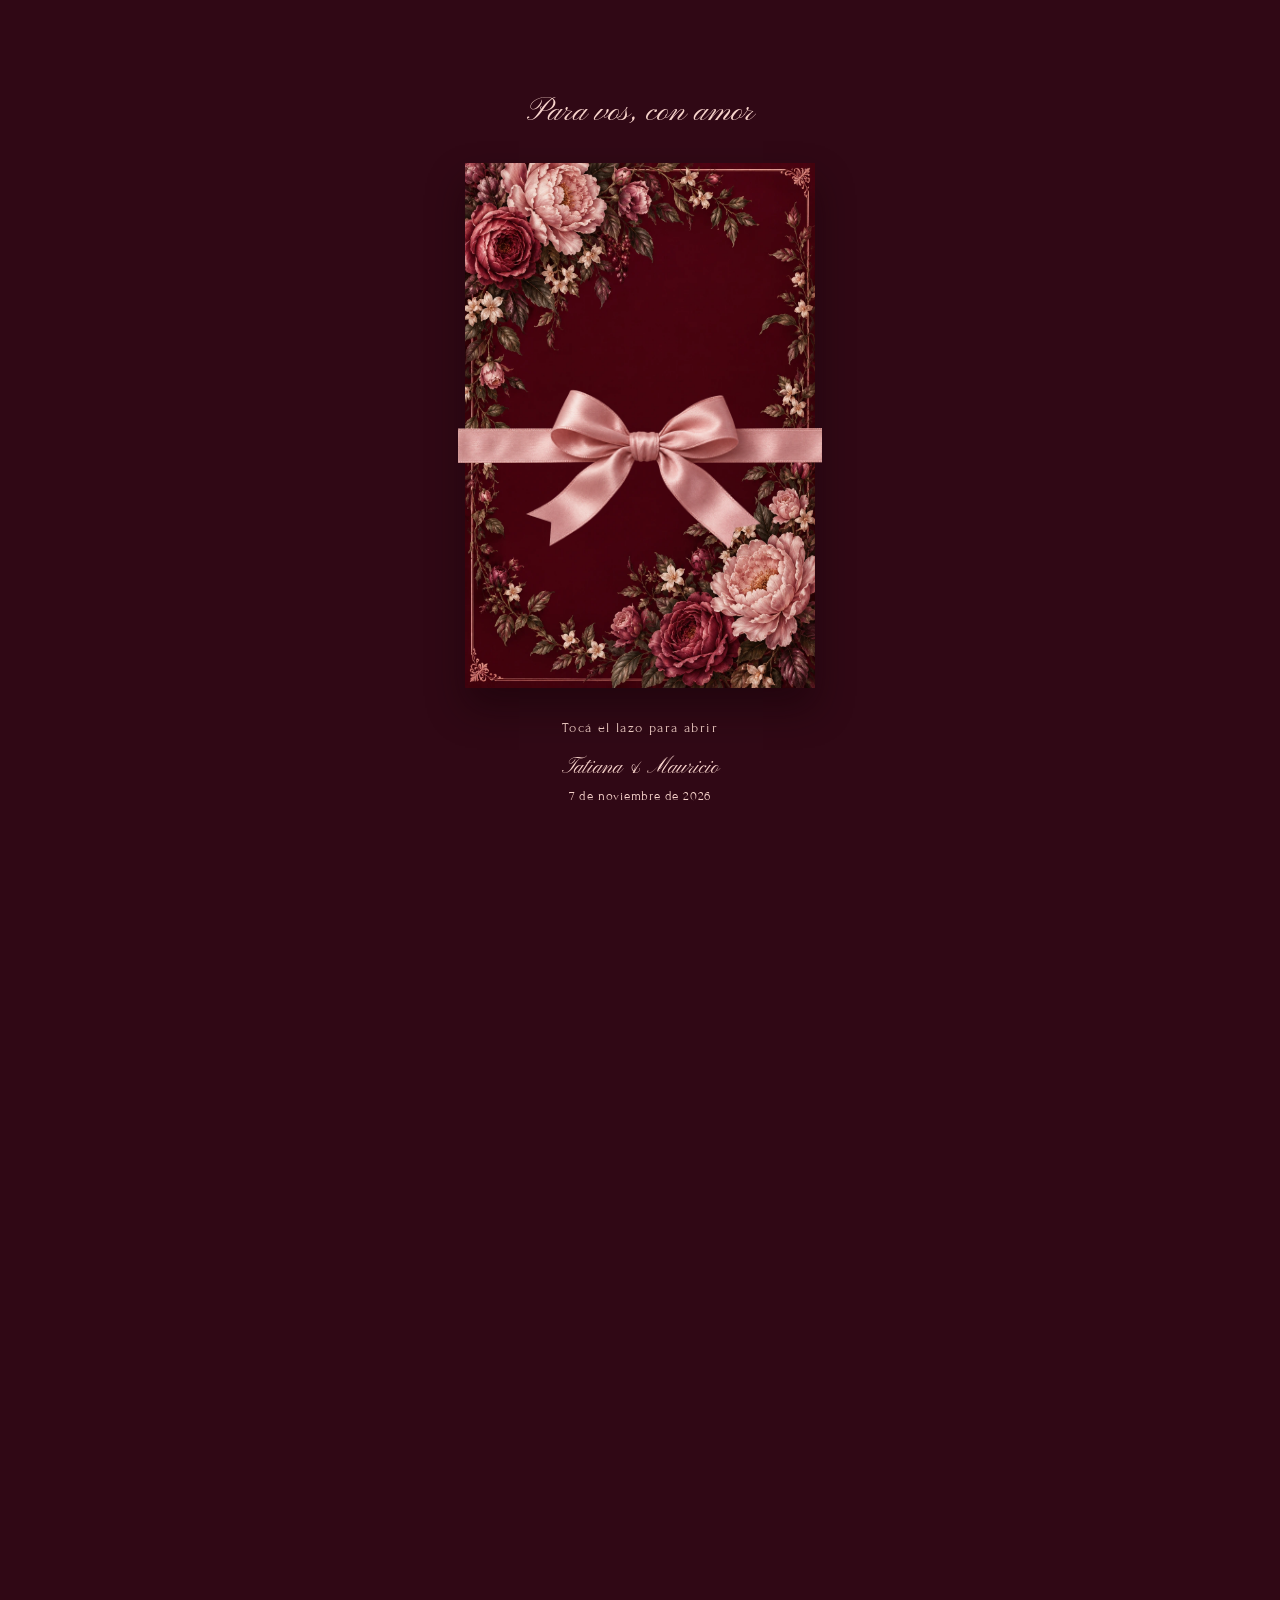
<file: rosas/index.html>
<!doctype html><html lang="es"><head><meta charset="utf-8"><meta name="viewport" content="width=device-width,initial-scale=1,viewport-fit=cover"><title>Tatiana &amp; Mauricio · Vino y rosas</title><meta name="description" content="Nuestra boda civil. 7 de noviembre de 2026, 17:00. Una invitación para vos."><link rel="icon" href="data:,"><link rel="preload" href="../fonts/pinyon-script.woff2" as="font" type="font/woff2" crossorigin><link rel="preload" href="../assets/rosas.webp" as="image"><link rel="stylesheet" href="../shared.css?v=11"><link rel="stylesheet" href="../invitation.css?v=11"><script defer src="../config.js?v=11"></script><script defer src="../shared.js?v=11"></script><link rel="canonical" href="https://dakuka.github.io/tati-y-mau/rosas/"><meta property="og:url" content="https://dakuka.github.io/tati-y-mau/rosas/"><meta property="og:type" content="website"><meta property="og:title" content="Tati y Mau · Nuestra boda"><meta property="og:description" content="7 de noviembre de 2026, 17:00. Abrí la invitación."><meta property="og:image" content="https://dakuka.github.io/tati-y-mau/assets/og.jpg"><meta property="og:image:width" content="1200"><meta property="og:image:height" content="630"><meta name="twitter:card" content="summary_large_image"></head><body class="theme-rose"><a class="skip" href="#invitacion">Ir a la invitación</a><div class="intro" aria-label="Apertura de la invitación"><p class="intro-dedication" data-guest>Para vos, con amor</p><div class="object-space"><button class="rose-stage" data-open aria-label="Retirar la cinta y abrir la invitación" aria-expanded="false"><span class="rose-card"><span class="hero"><span class="hero-copy"><span class="couple"><span>Tatiana</span><i>&amp;</i><span>Mauricio</span></span><span class="hero-date">07 <span>/</span> 11 <span>/</span> 2026</span><span class="hero-whisper">El comienzo de nuestro<br>para siempre</span></span><span class="hero-bottom" aria-hidden="true">T &amp; M</span></span></span><img class="silk-wrap" src="../assets/lazo.webp" width="1536" height="1024" alt=""></button></div><p class="opening-instruction">Tocá el lazo para abrir</p><p class="intro-date">Tatiana &amp; Mauricio<br><span>7 de noviembre de 2026</span></p><button class="skip-opening" data-skip hidden>Saltar apertura</button></div><main id="invitacion" class="invitation" tabindex="-1"><header class="hero"><div class="hero-copy"><h1 class="couple"><span>Tatiana</span><i>&amp;</i><span>Mauricio</span></h1><p class="hero-date">07 <span>/</span> 11 <span>/</span> 2026</p><p class="hero-whisper">El comienzo de nuestro<br>para siempre</p></div><span class="hero-bottom" aria-hidden="true">T &amp; M</span></header><div class="invitation-body"><p class="personalized" data-guest hidden></p><p class="opening-quote">El comienzo de nuestro<br>para siempre</p><section class="ceremony rose-date"><h2>Nuestra boda civil</h2><p class="rose-saturday">Sábado</p><p class="rose-november">7 de noviembre</p><p class="rose-year">2026</p><p class="ceremony-time">17:00 h</p><button class="text-btn" data-calendar>Guardar la fecha</button></section><section class="waiting" aria-label="Cuenta regresiva"><h2 data-count-title>Cada vez falta menos</h2><div class="countdown"><div><strong data-count="0">00</strong><span>días</span></div><div><strong data-count="1">00</strong><span>horas</span></div><div><strong data-count="2">00</strong><span>minutos</span></div><div><strong data-count="3">00</strong><span>segundos</span></div></div></section><section class="response"><h2>Te esperamos</h2><p>Nos hace mucha ilusión<br>compartir este día con vos.</p><button class="btn" data-dialog="rsvp">Confirmar asistencia</button><p class="rsvp-note">Tu respuesta le llega a Mau por WhatsApp.</p></section><section class="place"><div class="place-mark" aria-hidden="true"><svg viewBox="0 0 80 70"><path d="M9 32 40 8l31 24M17 27v34h46V27M32 61V40h16v21M24 34h7m18 0h7"/></svg></div><h2>En nuestro hogar</h2><p class="address">Castelar 779 c/ Venezuela<br><span>Asunción</span></p><a class="btn" data-map href="#" target="_blank" rel="noopener">Cómo llegar</a><p class="map-note">Referencia en el mapa: Enersol S.A.</p></section><section class="dress-section"><h2>Tenida cocktail</h2><p>Un día para vestirnos de fiesta.</p><button class="wardrobe-teaser" data-dialog="dress" aria-label="Abrir el vestidor y ver sugerencias de tenida"><span class="closet-door left"><span></span></span><span class="closet-door right"><span></span></span><span class="closet-caption">T &amp; M</span></button><button class="text-btn" data-dialog="dress">Abrí el vestidor</button></section><section class="gifts"><h2>Un detalle para nosotros</h2><p>Nuestro hogar ya está completo.<br>Tu presencia es lo más importante.</p><details class="gift-fold"><summary>Ver datos para un regalo<svg viewBox="0 0 24 24" aria-hidden="true"><path d="m6 9 6 6 6-6"/></svg></summary><div class="gift-inside"><p>Si deseás tener un detalle con nosotros, podés hacerlo a través de nuestra cuenta bancaria.</p><dl class="bank-data"><dt>Banco</dt><dd data-value="bank">GNB</dd><dt>Nro. de cuenta</dt><dd data-value="account">13024056002</dd><dt>Titular</dt><dd data-value="holder">Mauricio Morgenstern</dd><dt>Alias C.I.</dt><dd data-value="alias">3760586</dd></dl><div class="bank-buttons"><button data-copy="alias">Copiar alias</button><button data-copy="account">Copiar cuenta</button></div></div></details></section><footer class="signature"><p class="script">Con amor,<br>Tati &amp; Mau</p><p class="footer-date">7 de noviembre de 2026</p><div class="footer-links"><button class="text-btn" data-replay>Repetir la apertura</button><button class="text-btn" data-dialog="original">Ver invitación original</button></div><a class="other-worlds" href="../">Ver todas las opciones</a><div class="floral-ending" aria-hidden="true"></div></footer></div></main><noscript><p>7 de noviembre de 2026 a las 17:00. Castelar 779 c/ Venezuela. Activá JavaScript para los botones interactivos.</p></noscript></body></html>
</file>
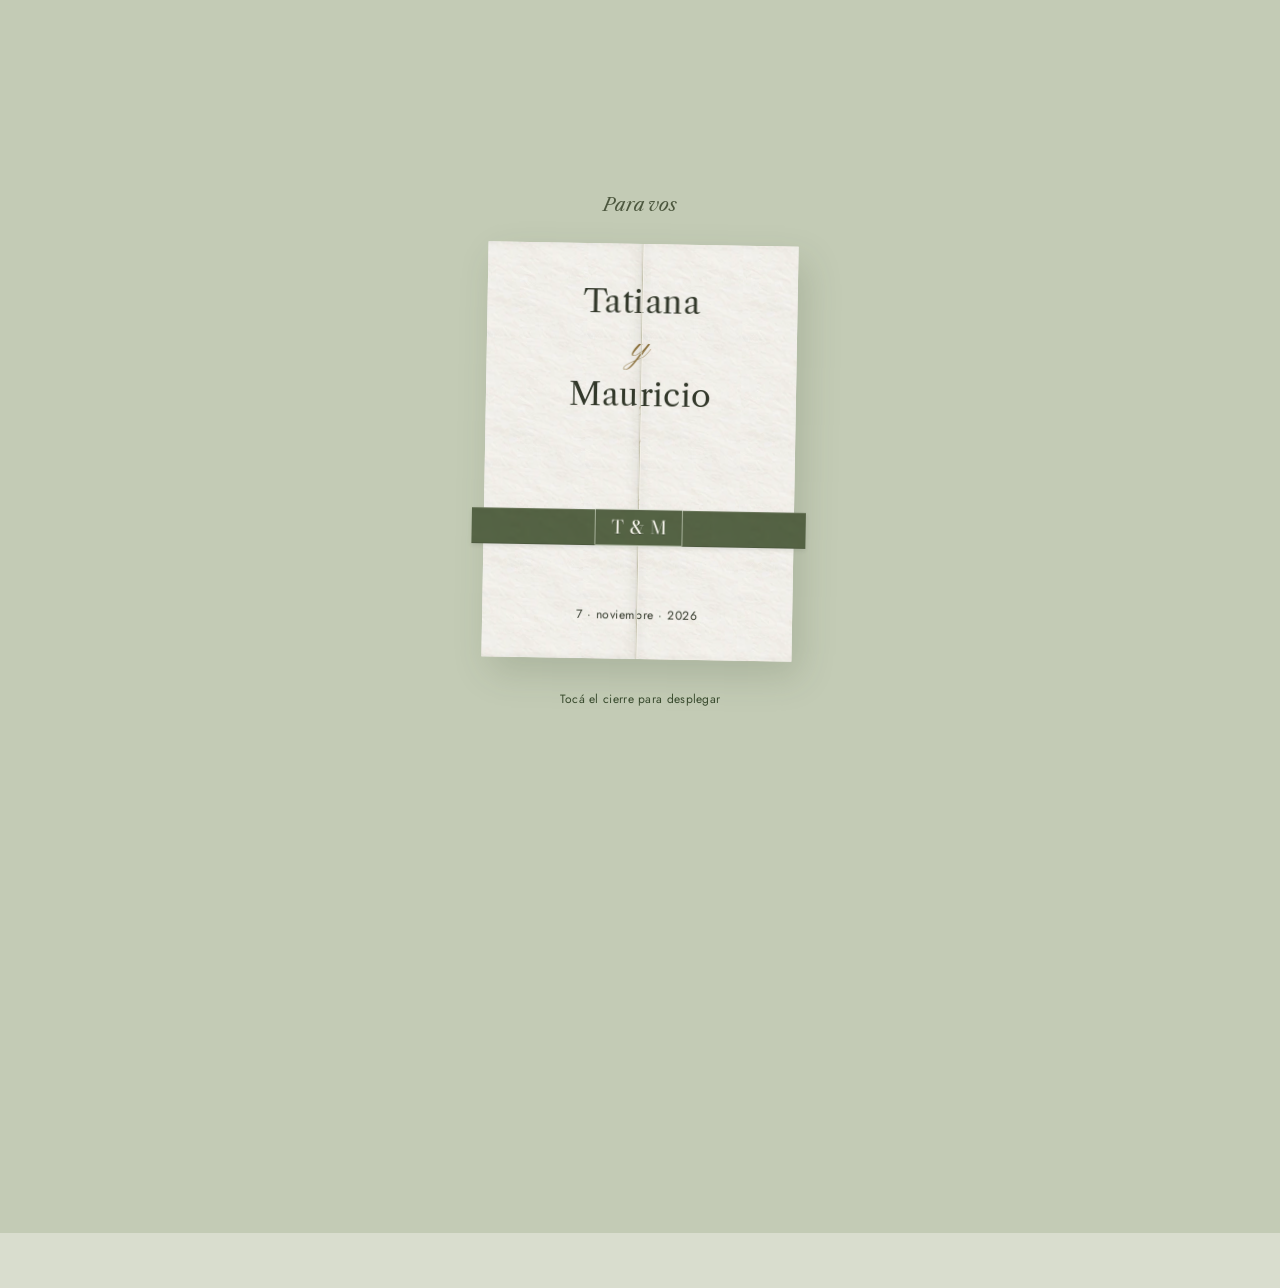
<file: v2beautifulthings/index.html>
<!doctype html><html lang="es"><head><meta charset="utf-8"><meta name="viewport" content="width=device-width,initial-scale=1,viewport-fit=cover"><title>Tatiana y Mauricio · Beautiful Things · Benson Boone</title><meta name="description" content="El comienzo de nuestro para siempre. Nuestra boda civil, el 7 de noviembre de 2026 a las 17:00."><meta name="theme-color" content="#737b60"><link rel="icon" href="data:,"><link rel="preload" href="fonts/bodoni-moda.woff2" as="font" type="font/woff2" crossorigin><link rel="preload" href="fonts/libre-caslon-text.woff2" as="font" type="font/woff2" crossorigin><link rel="stylesheet" href="shared.css?v=1"><link rel="stylesheet" href="invitation.css?v=1"><script defer src="config.js?v=1"></script><script defer src="shared.js?v=cocktail2"></script><link rel="stylesheet" href="refinements.css?v=cocktail2"><link rel="canonical" href="https://dakuka.github.io/tati-y-mau/v2beautifulthings/"><meta property="og:type" content="website"><meta property="og:url" content="https://dakuka.github.io/tati-y-mau/v2beautifulthings/"><meta property="og:title" content="Nos casamos · Tati y Mau"><meta property="og:description" content="7 de noviembre de 2026 · 17:00 h. Abrí nuestra invitación."><meta property="og:image" content="https://dakuka.github.io/tati-y-mau/v2beautifulthings/assets/invitacion-sobre-v2.jpg"><meta property="og:image:secure_url" content="https://dakuka.github.io/tati-y-mau/v2beautifulthings/assets/invitacion-sobre-v2.jpg"><meta property="og:image:type" content="image/jpeg"><meta property="og:image:width" content="1200"><meta property="og:image:height" content="1200"><meta property="og:image:alt" content="Sobre verde oliva con sello de lacre marfil y monograma T &amp; M."><meta name="twitter:card" content="summary"><meta name="twitter:title" content="Nos casamos · Tati y Mau"><meta name="twitter:description" content="7 de noviembre de 2026 · 17:00 h. Abrí nuestra invitación."><meta name="twitter:image" content="https://dakuka.github.io/tati-y-mau/v2beautifulthings/assets/invitacion-sobre-v2.jpg"><meta name="twitter:image:alt" content="Sobre verde oliva con sello de lacre marfil y monograma T &amp; M."></head><body class="theme-folio"><a class="skip" href="#invitacion">Ir a la invitación</a><div class="intro intro-folio" aria-label="Díptico de la invitación"><p class="intro-recipient" data-guest>Para vos</p><button class="folio-scene" data-open aria-label="Desplegar la invitación de Tatiana y Mauricio" aria-expanded="false"><span class="folio-inside"><span class="script">El comienzo de nuestro<br>para siempre</span><span>7 de noviembre · 17:00 h</span></span><span class="folio-gate gate-left"><span class="cover-mask"><span class="cover-print"><span class="cover-names">Tatiana<span class="cover-and">y</span>Mauricio</span><span class="cover-date">7 · noviembre · 2026</span></span></span><span class="cover-back"></span></span><span class="folio-gate gate-right"><span class="cover-mask"><span class="cover-print"><span class="cover-names">Tatiana<span class="cover-and">y</span>Mauricio</span><span class="cover-date">7 · noviembre · 2026</span></span></span><span class="cover-back"></span></span><span class="ribbon"><span>T &amp; M</span></span></button><p class="opening-instruction">Tocá el cierre para desplegar</p><button class="skip-opening" data-skip hidden>Saltar apertura</button></div><main id="invitacion" class="invitation open-folio" tabindex="-1"><div class="spread"><header class="identity-page"><div class="identity-inner"><p class="personalized" data-guest hidden></p><h1>Tatiana<span class="name-and">y</span>Mauricio</h1><span class="printed-rule" aria-hidden="true"></span><p class="script">El comienzo de nuestro<br>para siempre</p><p class="identity-date">7 de noviembre de 2026</p></div></header><div class="details-page"><section class="ceremony" aria-label="Fecha de la boda"><h2>Boda civil</h2><div class="date-line"><span class="date-day">7</span><span class="date-month">noviembre</span><span class="date-year">2026</span></div><p class="date-time">Sábado · 17:00 h</p><button class="quiet-link" data-calendar>Guardar la fecha</button></section><section class="place"><h2>En nuestro hogar</h2><p class="address">Castelar 779 c/ Venezuela</p><details class="location-fold"><summary class="btn outline">Ver ubicación<svg viewBox="0 0 24 24" aria-hidden="true"><path d="m6 9 6 6 6-6"/></svg></summary><div class="location-sheet"><p class="map-reference">En Maps figura como <strong>Enersol S.A.</strong></p><div class="map-window"><iframe data-src="https://www.google.com/maps/embed?pb=!1m18!1m12!1m3!1d3608.0510674891875!2d-57.5936774!3d-25.268867500000002!2m3!1f0!2f0!3f0!3m2!1i1024!2i768!4f13.1!3m3!1m2!1s0x945da89622a3b70f%3A0x4153e7a9aea1f753!2sEnersol%20S.A.!5e0!3m2!1ses-419!2spy!4v1793451655716!5m2!1ses-419!2spy" title="Mapa de Enersol S.A., Castelar 779, Asunción" width="600" height="450" loading="lazy" allowfullscreen referrerpolicy="strict-origin-when-cross-origin"></iframe></div><a class="btn map-directions" data-map href="https://www.google.com/maps/place/Enersol+S.A./@-25.2688675,-57.5936774,17z/data=!4m6!3m5!1s0x945da89622a3b70f:0x4153e7a9aea1f753!8m2!3d-25.2688675!4d-57.5936774!16s%2Fg%2F11c5305yzh" target="_blank" rel="noopener">Cómo llegar en Google Maps</a><button class="quiet-link" data-copy="address">Copiar dirección</button></div></details></section><section class="waiting" aria-label="Cuenta regresiva"><p data-count-title>Faltan</p><div class="countdown"><div><strong data-count="0">00</strong><span>días</span></div><div><strong data-count="1">00</strong><span>horas</span></div><div><strong data-count="2">00</strong><span>minutos</span></div><div><strong data-count="3">00</strong><span>segundos</span></div></div></section><section class="dress-line"><h2>Tenida cocktail</h2><p class="dress-hint">Un toque arreglado, sin tanta formalidad.</p><button class="quiet-link" data-dialog="dress">Ver sugerencias</button></section><section class="response"><p class="script">Agradecemos confirmar asistencia</p><button class="btn" data-dialog="rsvp">Confirmar asistencia</button></section><details class="gift-fold"><summary>Un detalle para nosotros<svg viewBox="0 0 24 24" aria-hidden="true"><path d="m6 9 6 6 6-6"/></svg></summary><div class="gift-inside"><p>Nuestro hogar ya está completo. Si deseás tener un detalle con nosotros, podés hacerlo a través de nuestra cuenta bancaria.</p><dl class="bank-data"><dt>Banco</dt><dd data-value="bank">GNB</dd><dt>Nro. de cuenta</dt><dd data-value="account">13024056002</dd><dt>Titular</dt><dd data-value="holder">Mauricio Morgenstern</dd><dt>Alias C.I.</dt><dd data-value="alias">3760586</dd></dl><div class="bank-buttons"><button data-copy="alias">Copiar alias</button><button data-copy="account">Copiar cuenta</button></div></div></details><footer class="signature"><p class="script">Tati &amp; Mau</p><div class="footer-links"><button class="quiet-link" data-replay>Volver a ver la apertura</button><button class="quiet-link" data-dialog="original">Invitación original</button></div></footer></div></div></main><noscript><p class="no-script">Podés leer la invitación y abrir Google Maps. Activá JavaScript para escuchar la música, ver los looks y confirmar por WhatsApp.</p></noscript></body></html>
</file>
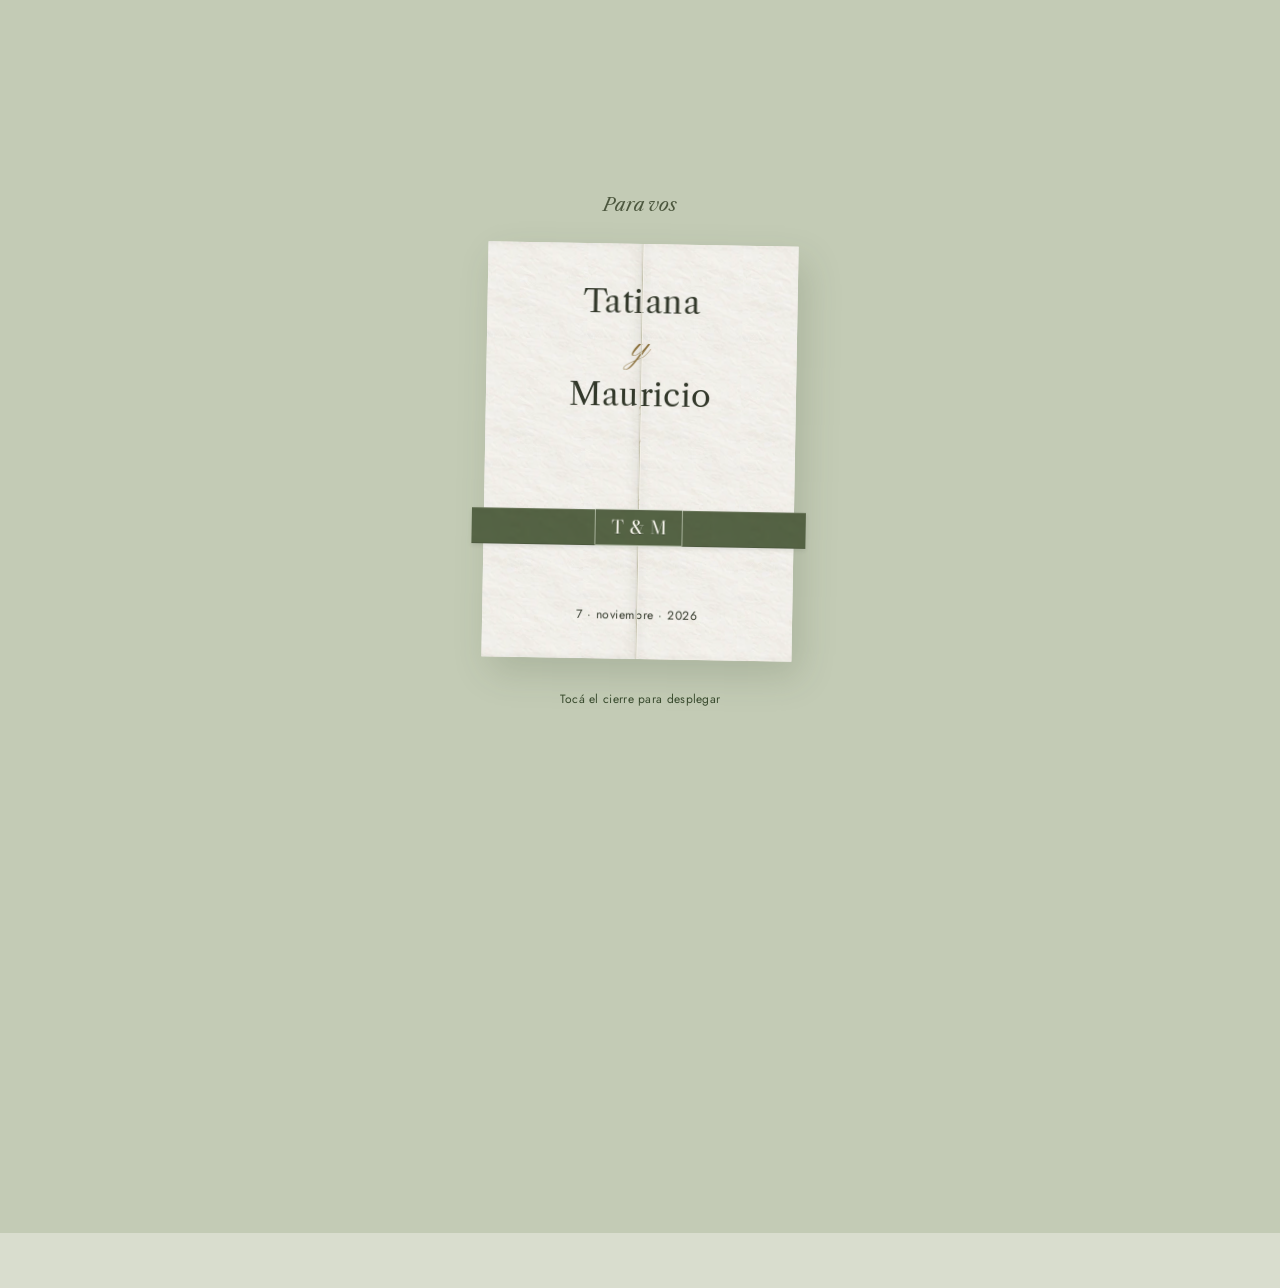
<file: v2standbyme/index.html>
<!doctype html><html lang="es"><head><meta charset="utf-8"><meta name="viewport" content="width=device-width,initial-scale=1,viewport-fit=cover"><title>Tatiana y Mauricio · Stand by Me · Oasis</title><meta name="description" content="El comienzo de nuestro para siempre. Nuestra boda civil, el 7 de noviembre de 2026 a las 17:00."><meta name="theme-color" content="#737b60"><link rel="icon" href="data:,"><link rel="preload" href="fonts/bodoni-moda.woff2" as="font" type="font/woff2" crossorigin><link rel="preload" href="fonts/libre-caslon-text.woff2" as="font" type="font/woff2" crossorigin><link rel="stylesheet" href="shared.css?v=1"><link rel="stylesheet" href="invitation.css?v=1"><script defer src="config.js?v=1"></script><script defer src="shared.js?v=cocktail2"></script><link rel="stylesheet" href="refinements.css?v=cocktail2"><link rel="canonical" href="https://dakuka.github.io/tati-y-mau/v2standbyme/"><meta property="og:type" content="website"><meta property="og:url" content="https://dakuka.github.io/tati-y-mau/v2standbyme/"><meta property="og:title" content="Nos casamos · Tati y Mau"><meta property="og:description" content="7 de noviembre de 2026 · 17:00 h. Abrí nuestra invitación."><meta property="og:image" content="https://dakuka.github.io/tati-y-mau/v2standbyme/assets/invitacion-sobre-v2.jpg"><meta property="og:image:secure_url" content="https://dakuka.github.io/tati-y-mau/v2standbyme/assets/invitacion-sobre-v2.jpg"><meta property="og:image:type" content="image/jpeg"><meta property="og:image:width" content="1200"><meta property="og:image:height" content="1200"><meta property="og:image:alt" content="Sobre verde oliva con sello de lacre marfil y monograma T &amp; M."><meta name="twitter:card" content="summary"><meta name="twitter:title" content="Nos casamos · Tati y Mau"><meta name="twitter:description" content="7 de noviembre de 2026 · 17:00 h. Abrí nuestra invitación."><meta name="twitter:image" content="https://dakuka.github.io/tati-y-mau/v2standbyme/assets/invitacion-sobre-v2.jpg"><meta name="twitter:image:alt" content="Sobre verde oliva con sello de lacre marfil y monograma T &amp; M."></head><body class="theme-folio"><a class="skip" href="#invitacion">Ir a la invitación</a><div class="intro intro-folio" aria-label="Díptico de la invitación"><p class="intro-recipient" data-guest>Para vos</p><button class="folio-scene" data-open aria-label="Desplegar la invitación de Tatiana y Mauricio" aria-expanded="false"><span class="folio-inside"><span class="script">El comienzo de nuestro<br>para siempre</span><span>7 de noviembre · 17:00 h</span></span><span class="folio-gate gate-left"><span class="cover-mask"><span class="cover-print"><span class="cover-names">Tatiana<span class="cover-and">y</span>Mauricio</span><span class="cover-date">7 · noviembre · 2026</span></span></span><span class="cover-back"></span></span><span class="folio-gate gate-right"><span class="cover-mask"><span class="cover-print"><span class="cover-names">Tatiana<span class="cover-and">y</span>Mauricio</span><span class="cover-date">7 · noviembre · 2026</span></span></span><span class="cover-back"></span></span><span class="ribbon"><span>T &amp; M</span></span></button><p class="opening-instruction">Tocá el cierre para desplegar</p><button class="skip-opening" data-skip hidden>Saltar apertura</button></div><main id="invitacion" class="invitation open-folio" tabindex="-1"><div class="spread"><header class="identity-page"><div class="identity-inner"><p class="personalized" data-guest hidden></p><h1>Tatiana<span class="name-and">y</span>Mauricio</h1><span class="printed-rule" aria-hidden="true"></span><p class="script">El comienzo de nuestro<br>para siempre</p><p class="identity-date">7 de noviembre de 2026</p></div></header><div class="details-page"><section class="ceremony" aria-label="Fecha de la boda"><h2>Boda civil</h2><div class="date-line"><span class="date-day">7</span><span class="date-month">noviembre</span><span class="date-year">2026</span></div><p class="date-time">Sábado · 17:00 h</p><button class="quiet-link" data-calendar>Guardar la fecha</button></section><section class="place"><h2>En nuestro hogar</h2><p class="address">Castelar 779 c/ Venezuela</p><details class="location-fold"><summary class="btn outline">Ver ubicación<svg viewBox="0 0 24 24" aria-hidden="true"><path d="m6 9 6 6 6-6"/></svg></summary><div class="location-sheet"><p class="map-reference">En Maps figura como <strong>Enersol S.A.</strong></p><div class="map-window"><iframe data-src="https://www.google.com/maps/embed?pb=!1m18!1m12!1m3!1d3608.0510674891875!2d-57.5936774!3d-25.268867500000002!2m3!1f0!2f0!3f0!3m2!1i1024!2i768!4f13.1!3m3!1m2!1s0x945da89622a3b70f%3A0x4153e7a9aea1f753!2sEnersol%20S.A.!5e0!3m2!1ses-419!2spy!4v1793451655716!5m2!1ses-419!2spy" title="Mapa de Enersol S.A., Castelar 779, Asunción" width="600" height="450" loading="lazy" allowfullscreen referrerpolicy="strict-origin-when-cross-origin"></iframe></div><a class="btn map-directions" data-map href="https://www.google.com/maps/place/Enersol+S.A./@-25.2688675,-57.5936774,17z/data=!4m6!3m5!1s0x945da89622a3b70f:0x4153e7a9aea1f753!8m2!3d-25.2688675!4d-57.5936774!16s%2Fg%2F11c5305yzh" target="_blank" rel="noopener">Cómo llegar en Google Maps</a><button class="quiet-link" data-copy="address">Copiar dirección</button></div></details></section><section class="waiting" aria-label="Cuenta regresiva"><p data-count-title>Faltan</p><div class="countdown"><div><strong data-count="0">00</strong><span>días</span></div><div><strong data-count="1">00</strong><span>horas</span></div><div><strong data-count="2">00</strong><span>minutos</span></div><div><strong data-count="3">00</strong><span>segundos</span></div></div></section><section class="dress-line"><h2>Tenida cocktail</h2><p class="dress-hint">Un toque arreglado, sin tanta formalidad.</p><button class="quiet-link" data-dialog="dress">Ver sugerencias</button></section><section class="response"><p class="script">Agradecemos confirmar asistencia</p><button class="btn" data-dialog="rsvp">Confirmar asistencia</button></section><details class="gift-fold"><summary>Un detalle para nosotros<svg viewBox="0 0 24 24" aria-hidden="true"><path d="m6 9 6 6 6-6"/></svg></summary><div class="gift-inside"><p>Nuestro hogar ya está completo. Si deseás tener un detalle con nosotros, podés hacerlo a través de nuestra cuenta bancaria.</p><dl class="bank-data"><dt>Banco</dt><dd data-value="bank">GNB</dd><dt>Nro. de cuenta</dt><dd data-value="account">13024056002</dd><dt>Titular</dt><dd data-value="holder">Mauricio Morgenstern</dd><dt>Alias C.I.</dt><dd data-value="alias">3760586</dd></dl><div class="bank-buttons"><button data-copy="alias">Copiar alias</button><button data-copy="account">Copiar cuenta</button></div></div></details><footer class="signature"><p class="script">Tati &amp; Mau</p><div class="footer-links"><button class="quiet-link" data-replay>Volver a ver la apertura</button><button class="quiet-link" data-dialog="original">Invitación original</button></div></footer></div></div></main><noscript><p class="no-script">Podés leer la invitación y abrir Google Maps. Activá JavaScript para escuchar la música, ver los looks y confirmar por WhatsApp.</p></noscript></body></html>
</file>
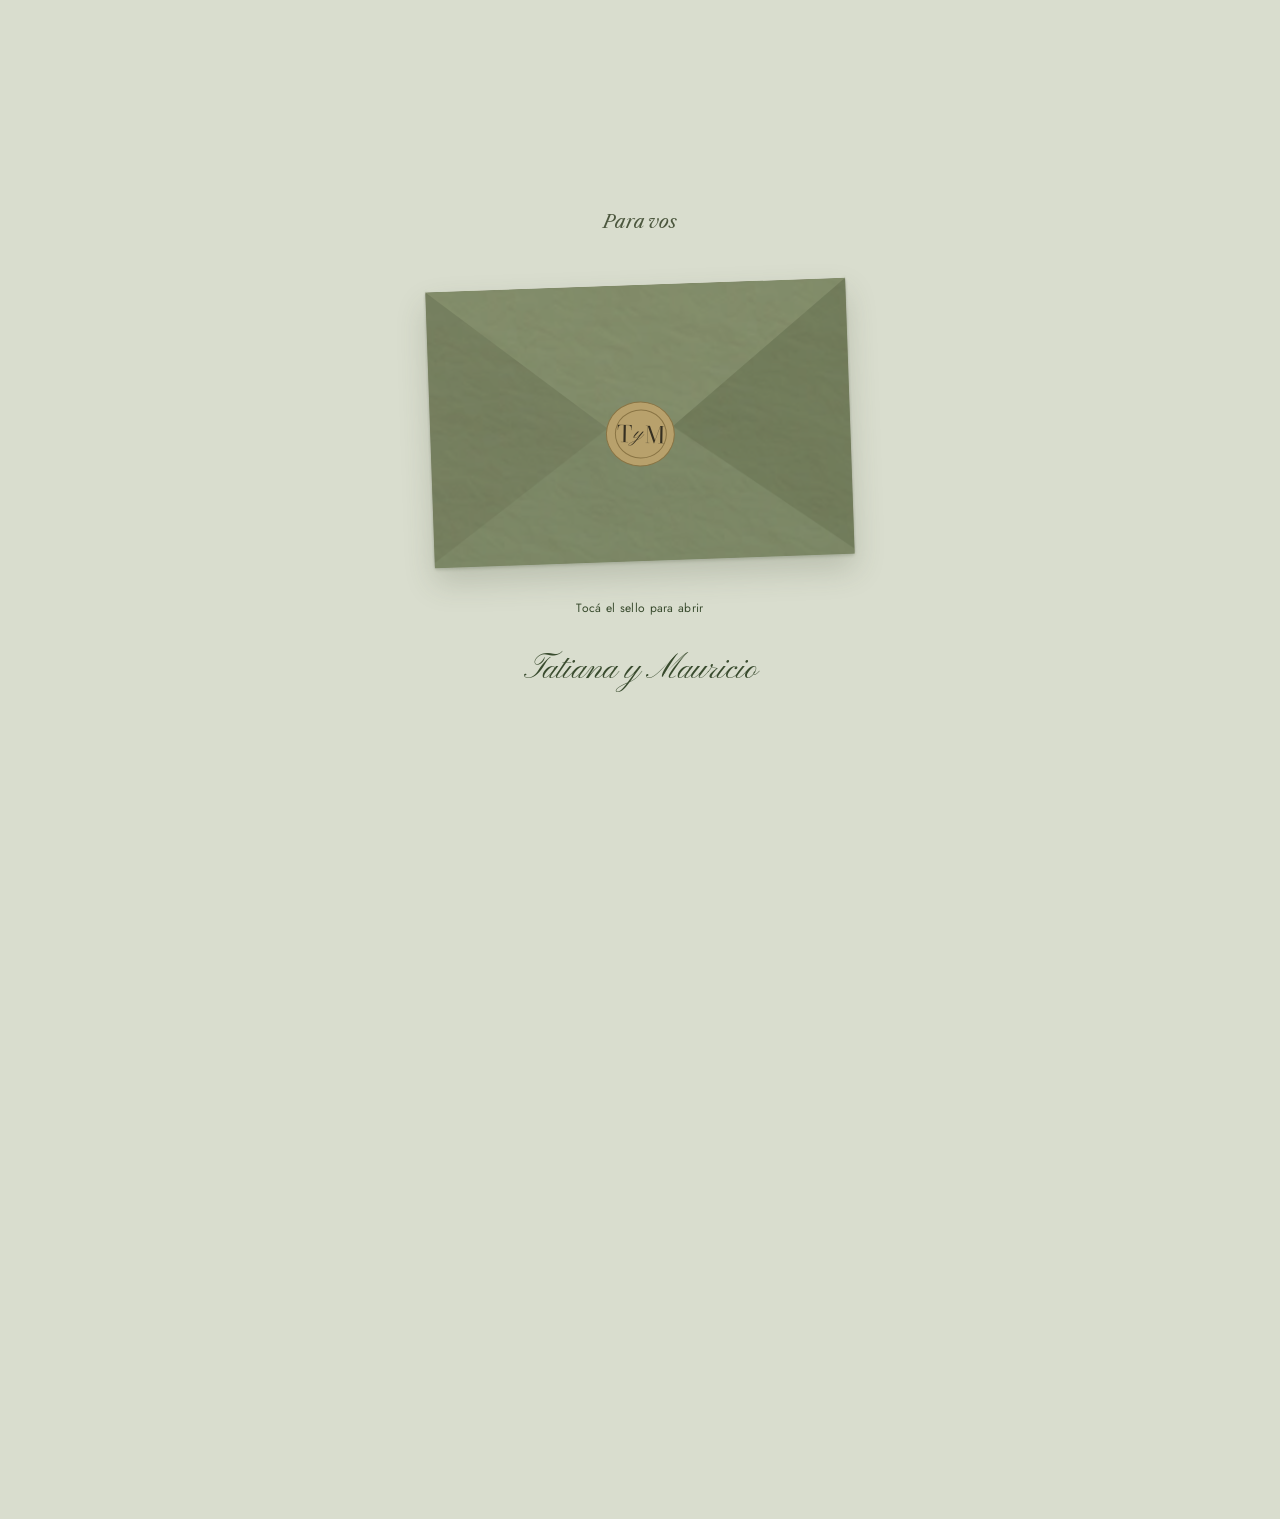
<file: anteriores/botanica/index.html>
<!doctype html><html lang="es"><head><meta charset="utf-8"><meta name="viewport" content="width=device-width,initial-scale=1,viewport-fit=cover"><title>Tatiana y Mauricio · 7 de noviembre de 2026</title><meta name="description" content="El comienzo de nuestro para siempre. Nuestra boda civil, el 7 de noviembre de 2026 a las 17:00."><meta name="theme-color" content="#737b60"><link rel="icon" href="data:,"><link rel="preload" href="../fonts/bodoni-moda.woff2" as="font" type="font/woff2" crossorigin><link rel="preload" href="../fonts/libre-caslon-text.woff2" as="font" type="font/woff2" crossorigin><link rel="stylesheet" href="../shared.css?v=5"><link rel="stylesheet" href="../invitation.css?v=5"><script defer src="../config.js?v=5"></script><script defer src="../shared.js?v=5"></script></head><body class="theme-letter"><a class="skip" href="#invitacion">Ir a la invitación</a><div class="intro intro-letter" aria-label="Sobre de la invitación"><p class="intro-recipient" data-guest>Para vos</p><button class="mail-scene" data-open aria-label="Abrir el sobre de Tatiana y Mauricio" aria-expanded="false"><span class="envelope-back"></span><span class="letter-in-envelope"><img src="../assets/arte-cabecera.webp" width="1024" height="600" alt=""></span><span class="flap-open"></span><span class="envelope-front"><span class="envelope-left"></span><span class="envelope-right"></span><span class="envelope-bottom"></span></span><span class="paper-seal"><span>T<span class="seal-and">y</span>M</span></span></button><p class="opening-instruction">Tocá el sello para abrir</p><p class="intro-signature script">Tatiana y Mauricio</p><button class="skip-opening" data-skip hidden>Saltar apertura</button></div><main id="invitacion" class="invitation original-letter" tabindex="-1" inert><header class="original-header"><h1 class="sr-only">Tatiana y Mauricio. El comienzo de nuestro para siempre.</h1><img src="../assets/arte-cabecera.webp" width="1024" height="600" alt="Tatiana y Mauricio. El comienzo de nuestro para siempre."><p class="personalized" data-guest hidden></p></header><div class="letter-body"><section class="ceremony" aria-label="Fecha de la boda"><h2>Boda civil</h2><div class="date-line"><span class="date-day">7</span><span class="date-month">noviembre</span><span class="date-year">2026</span></div><p class="date-time">Sábado · 17:00 h</p><button class="quiet-link" data-calendar>Guardar la fecha</button></section><section class="waiting" aria-label="Cuenta regresiva"><p data-count-title>Faltan</p><div class="countdown"><div><strong data-count="0">00</strong><span>días</span></div><div><strong data-count="1">00</strong><span>horas</span></div><div><strong data-count="2">00</strong><span>minutos</span></div><div><strong data-count="3">00</strong><span>segundos</span></div></div></section><section class="place"><h2>En nuestro hogar</h2><p class="address">Castelar 779 c/ Venezuela</p><a class="btn outline" data-map href="https://www.google.com/maps/place/Enersol+S.A./@-25.2688675,-57.5936774,17z/data=!4m6!3m5!1s0x945da89622a3b70f:0x4153e7a9aea1f753!8m2!3d-25.2688675!4d-57.5936774!16s%2Fg%2F11c5305yzh" target="_blank" rel="noopener">Ver ubicación</a></section><section class="dress-line"><h2>Tenida cocktail</h2><button class="quiet-link" data-dialog="dress">Ver sugerencias</button></section><section class="response"><p class="script">Agradecemos confirmar asistencia</p><button class="btn" data-dialog="rsvp">Confirmar asistencia</button></section><details class="gift-fold"><summary>Un detalle para nosotros<svg viewBox="0 0 24 24" aria-hidden="true"><path d="m6 9 6 6 6-6"/></svg></summary><div class="gift-inside"><p>Nuestro hogar ya está completo. Si deseás tener un detalle con nosotros, podés hacerlo a través de nuestra cuenta bancaria.</p><dl class="bank-data"><dt>Banco</dt><dd data-value="bank">GNB</dd><dt>Nro. de cuenta</dt><dd data-value="account">13024056002</dd><dt>Titular</dt><dd data-value="holder">Mauricio Morgenstern</dd><dt>Alias C.I.</dt><dd data-value="alias">3760586</dd></dl><div class="bank-buttons"><button data-copy="alias">Copiar alias</button><button data-copy="account">Copiar cuenta</button></div></div></details><footer class="signature"><p class="script">Tati &amp; Mau</p><div class="footer-links"><button class="quiet-link" data-replay>Volver a ver la apertura</button><button class="quiet-link" data-dialog="original">Invitación original</button></div></footer></div></main><noscript><p>Activá JavaScript para abrir la invitación y usar sus botones.</p></noscript></body></html>
</file>
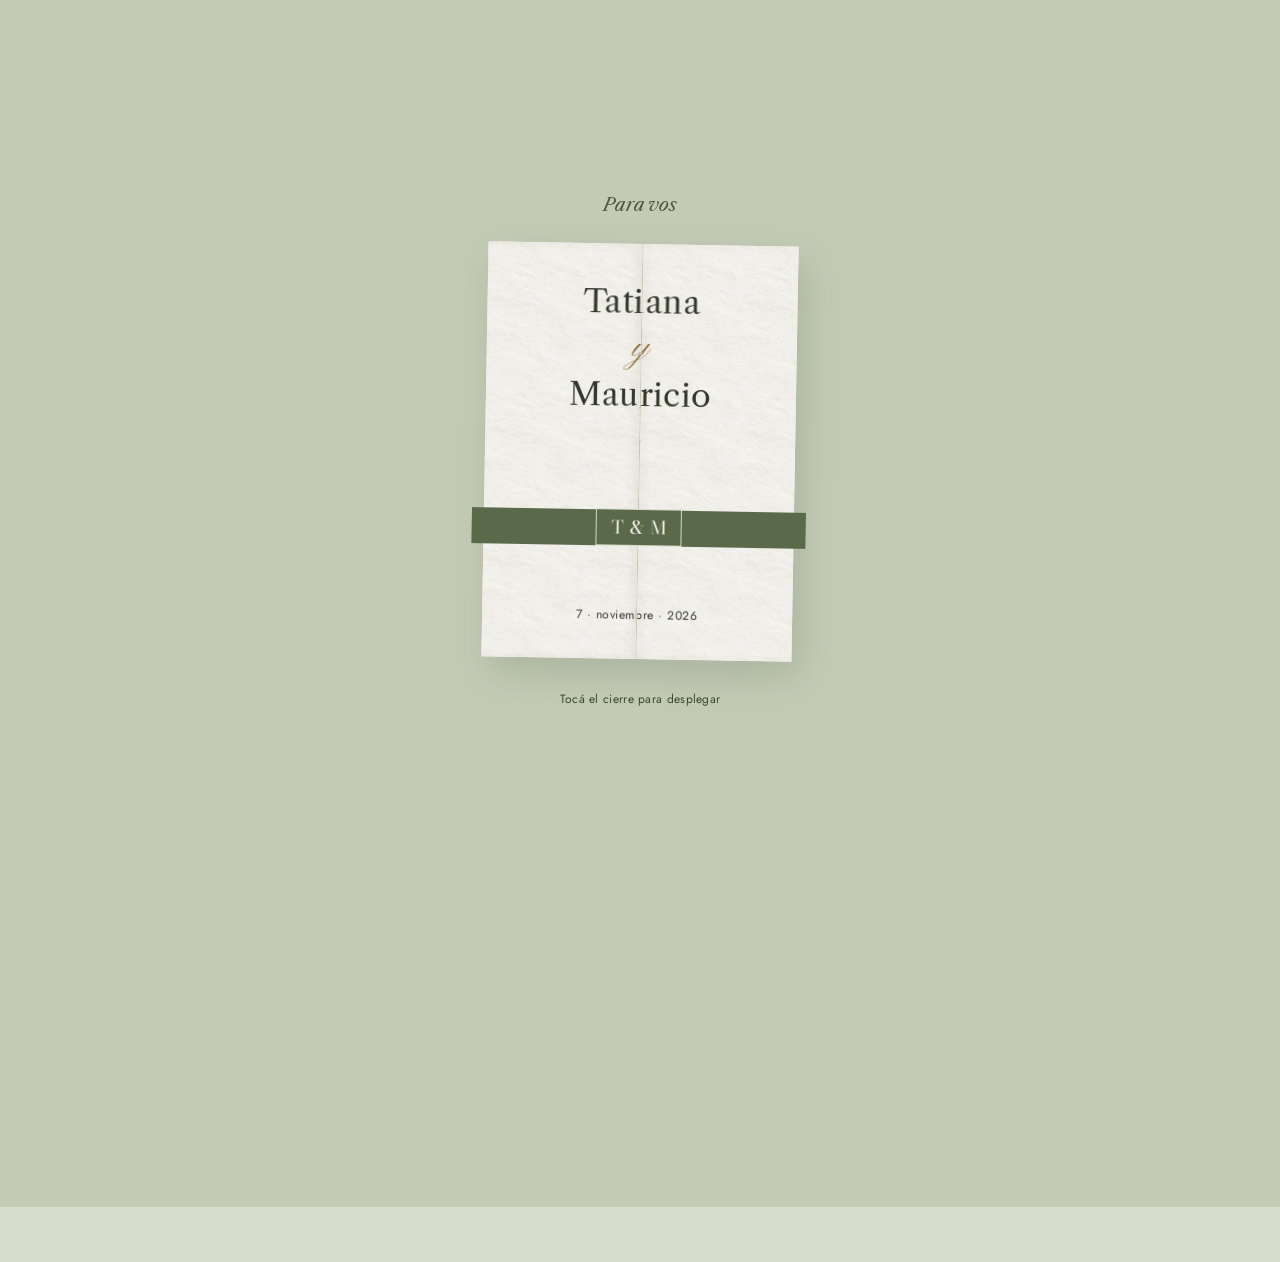
<file: anteriores/nocturna/index.html>
<!doctype html><html lang="es"><head><meta charset="utf-8"><meta name="viewport" content="width=device-width,initial-scale=1,viewport-fit=cover"><title>Tatiana y Mauricio · 7 de noviembre de 2026</title><meta name="description" content="El comienzo de nuestro para siempre. Nuestra boda civil, el 7 de noviembre de 2026 a las 17:00."><meta name="theme-color" content="#737b60"><link rel="icon" href="data:,"><link rel="preload" href="../fonts/bodoni-moda.woff2" as="font" type="font/woff2" crossorigin><link rel="preload" href="../fonts/libre-caslon-text.woff2" as="font" type="font/woff2" crossorigin><link rel="stylesheet" href="../shared.css?v=5"><link rel="stylesheet" href="../invitation.css?v=5"><script defer src="../config.js?v=5"></script><script defer src="../shared.js?v=5"></script></head><body class="theme-folio"><a class="skip" href="#invitacion">Ir a la invitación</a><div class="intro intro-folio" aria-label="Díptico de la invitación"><p class="intro-recipient" data-guest>Para vos</p><button class="folio-scene" data-open aria-label="Desplegar la invitación de Tatiana y Mauricio" aria-expanded="false"><span class="folio-inside"><span class="script">El comienzo de nuestro<br>para siempre</span><span>7 de noviembre · 17:00 h</span></span><span class="folio-gate gate-left"><span class="cover-mask"><span class="cover-print"><span class="cover-names">Tatiana<span class="cover-and">y</span>Mauricio</span><span class="cover-date">7 · noviembre · 2026</span></span></span><span class="cover-back"></span></span><span class="folio-gate gate-right"><span class="cover-mask"><span class="cover-print"><span class="cover-names">Tatiana<span class="cover-and">y</span>Mauricio</span><span class="cover-date">7 · noviembre · 2026</span></span></span><span class="cover-back"></span></span><span class="ribbon"><span>T &amp; M</span></span></button><p class="opening-instruction">Tocá el cierre para desplegar</p><button class="skip-opening" data-skip hidden>Saltar apertura</button></div><main id="invitacion" class="invitation open-folio" tabindex="-1" inert><div class="spread"><header class="identity-page"><div class="identity-inner"><p class="personalized" data-guest hidden></p><h1>Tatiana<span class="name-and">y</span>Mauricio</h1><span class="printed-rule" aria-hidden="true"></span><p class="script">El comienzo de nuestro<br>para siempre</p><p class="identity-date">7 de noviembre de 2026</p></div></header><div class="details-page"><section class="ceremony" aria-label="Fecha de la boda"><h2>Boda civil</h2><div class="date-line"><span class="date-day">7</span><span class="date-month">noviembre</span><span class="date-year">2026</span></div><p class="date-time">Sábado · 17:00 h</p><button class="quiet-link" data-calendar>Guardar la fecha</button></section><section class="place"><h2>En nuestro hogar</h2><p class="address">Castelar 779 c/ Venezuela</p><a class="btn outline" data-map href="https://www.google.com/maps/place/Enersol+S.A./@-25.2688675,-57.5936774,17z/data=!4m6!3m5!1s0x945da89622a3b70f:0x4153e7a9aea1f753!8m2!3d-25.2688675!4d-57.5936774!16s%2Fg%2F11c5305yzh" target="_blank" rel="noopener">Ver ubicación</a></section><section class="waiting" aria-label="Cuenta regresiva"><p data-count-title>Faltan</p><div class="countdown"><div><strong data-count="0">00</strong><span>días</span></div><div><strong data-count="1">00</strong><span>horas</span></div><div><strong data-count="2">00</strong><span>minutos</span></div><div><strong data-count="3">00</strong><span>segundos</span></div></div></section><section class="dress-line"><h2>Tenida cocktail</h2><button class="quiet-link" data-dialog="dress">Ver sugerencias</button></section><section class="response"><p class="script">Agradecemos confirmar asistencia</p><button class="btn" data-dialog="rsvp">Confirmar asistencia</button></section><details class="gift-fold"><summary>Un detalle para nosotros<svg viewBox="0 0 24 24" aria-hidden="true"><path d="m6 9 6 6 6-6"/></svg></summary><div class="gift-inside"><p>Nuestro hogar ya está completo. Si deseás tener un detalle con nosotros, podés hacerlo a través de nuestra cuenta bancaria.</p><dl class="bank-data"><dt>Banco</dt><dd data-value="bank">GNB</dd><dt>Nro. de cuenta</dt><dd data-value="account">13024056002</dd><dt>Titular</dt><dd data-value="holder">Mauricio Morgenstern</dd><dt>Alias C.I.</dt><dd data-value="alias">3760586</dd></dl><div class="bank-buttons"><button data-copy="alias">Copiar alias</button><button data-copy="account">Copiar cuenta</button></div></div></details><footer class="signature"><p class="script">Tati &amp; Mau</p><div class="footer-links"><button class="quiet-link" data-replay>Volver a ver la apertura</button><button class="quiet-link" data-dialog="original">Invitación original</button></div></footer></div></div></main><noscript><p>Activá JavaScript para abrir la invitación y usar sus botones.</p></noscript></body></html>
</file>
<file: shared.css>
@font-face{font-family:Caslon;src:url(fonts/libre-caslon-text.woff2) format("woff2");font-display:swap}
@font-face{font-family:Forum;src:url(fonts/forum.woff2) format('woff2');font-display:swap}
@font-face{font-family:Pinyon;src:url(fonts/pinyon-script.woff2) format('woff2');font-display:swap}
@font-face{font-family:Jost;src:url(fonts/jost.woff2) format('woff2');font-weight:300 700;font-display:swap}
*{box-sizing:border-box}html{scroll-behavior:smooth;scroll-padding-top:90px}body{margin:0;font-family:Jost,sans-serif;font-weight:400;-webkit-font-smoothing:antialiased}button,input,select,textarea{font:inherit}button,a{-webkit-tap-highlight-color:transparent}a{color:inherit}button{cursor:pointer}img{max-width:100%;height:auto;display:block}button:focus-visible,a:focus-visible,input:focus-visible,textarea:focus-visible{outline:2px solid var(--gold);outline-offset:5px}button:disabled{cursor:wait}p{line-height:1.7}h1,h2,h3,p{margin-top:0}h1,h2,h3{font-family:Forum,Georgia,serif;font-weight:400}.script{font-family:Pinyon,cursive;font-weight:400}.small{font-size:13px}.muted{color:var(--muted)}.caps{font-size:11px;letter-spacing:.19em;text-transform:uppercase}.btn{display:inline-flex;align-items:center;justify-content:center;gap:12px;min-height:47px;padding:12px 24px;border:1px solid var(--ink);border-radius:2px;background:var(--ink);color:var(--paper);text-decoration:none;font-size:13px;letter-spacing:.025em;transition:background .2s,color .2s}.btn:hover{background:var(--gold);border-color:var(--gold);color:var(--paper)}.btn.outline{background:transparent;color:var(--ink)}.btn.outline:hover{background:var(--ink);color:var(--paper)}.btn svg{height:16px;width:16px;fill:none;stroke:currentColor;stroke-width:1.5}.text-btn{border:0;background:none;color:inherit;text-decoration:underline;text-underline-offset:5px;padding:12px 5px;min-height:44px;font-size:13px}.actions{display:flex;justify-content:center;gap:12px;flex-wrap:wrap}.rule{width:44px;height:1px;background:var(--gold);margin:30px auto}.countdown{display:flex;justify-content:center;gap:22px}.countdown>div{min-width:55px}.countdown strong{font-family:Forum,serif;font-weight:400;font-size:46px;line-height:1.15;display:block;font-variant-numeric:tabular-nums}.countdown span{display:block;font-size:10px;letter-spacing:.08em;margin-top:7px}.bank-data{display:grid;grid-template-columns:1fr 1.4fr;text-align:left;gap:12px 20px;font-size:14px;max-width:360px;margin:25px auto}.bank-data dt{color:var(--muted)}.bank-data dd{margin:0;overflow-wrap:anywhere}.bank-buttons{display:flex;justify-content:center;gap:12px;flex-wrap:wrap}.bank-buttons button{font-size:12px;min-height:44px;padding:9px 13px;background:transparent;border:1px solid var(--gold);color:inherit}.audio-toggle{position:fixed;bottom:calc(20px + env(safe-area-inset-bottom));right:20px;z-index:30;width:47px;height:47px;border:1px solid var(--gold);border-radius:50%;background:var(--ink);color:var(--paper);display:grid;place-content:center;box-shadow:0 3px 15px #0002}.audio-toggle svg{height:19px;width:19px;fill:none;stroke:currentColor;stroke-width:1.5}.audio-toggle .pause{display:none}.audio-toggle[aria-pressed=true] .pause{display:block}.audio-toggle[aria-pressed=true] .play{display:none}.toast{position:fixed;bottom:85px;left:50%;transform:translateX(-50%);z-index:100;padding:13px 24px;background:var(--ink);color:var(--paper);border:1px solid var(--gold);box-shadow:0 4px 20px #0002;text-align:center;max-width:90vw;font-size:14px;pointer-events:none}.toast:empty{display:none}dialog{border:1px solid var(--gold);padding:40px 30px;background:var(--paper);color:var(--ink);width:min(92vw,500px);max-height:88dvh;overflow:auto;box-shadow:0 10px 70px #0005}dialog::backdrop{background:#081a16b8;backdrop-filter:blur(5px)}dialog h2{font-size:34px;margin-bottom:16px}dialog p{font-size:15px}dialog .close{position:absolute;right:12px;top:7px;min-width:40px;min-height:40px;border:0;background:none;font-size:25px;color:inherit}dialog label{font-size:13px;display:block;margin:20px 0 8px}dialog input,dialog textarea{border:1px solid #879182;background:transparent;color:inherit;width:100%;border-radius:0;padding:12px}dialog textarea{min-height:112px;font-size:14px;line-height:1.6;resize:vertical}dialog .btn{width:100%;margin-top:15px}dialog .field-note{font-size:12px;margin:10px 0 0;color:var(--muted)}dialog .dress-row{padding:17px 0;border-top:1px solid #87918255}dialog .dress-row h3{font-size:24px;margin-bottom:8px}dialog .dress-row p{margin:0}.original-dialog{width:min(92vw,650px);padding:42px 12px 12px}.original-dialog img{width:100%;height:auto}.skip{position:fixed;left:15px;top:-60px;z-index:110;background:var(--paper);color:var(--ink);padding:12px}.skip:focus{top:15px}[hidden]{display:none!important}footer{text-align:center;padding:40px 25px 85px;font-size:12px}footer .script{font-size:37px;margin-bottom:8px}.personalized{font-size:14px;margin-bottom:24px}.expired{font-family:Forum,serif;font-size:30px}
@media(max-width:480px){.countdown{gap:15px}.countdown strong{font-size:40px}.countdown>div{min-width:48px}.audio-toggle{right:14px;bottom:14px}dialog{padding:40px 23px}.bank-data{gap:12px 14px;font-size:13px}.btn{padding:12px 20px}}
@media(prefers-reduced-motion:reduce){html{scroll-behavior:auto}}
</file>
<file: invitation.css>
@font-face{font-family:Bodoni;src:url(fonts/bodoni-moda.woff2) format('woff2');font-display:swap}
:root{--ease:cubic-bezier(.23,1,.32,1);--turn:cubic-bezier(.77,0,.175,1)}
.theme-garden{--ground:#203a2c;--paper:#f6f0df;--ink:#283c2b;--gold:#967440;--muted:#536044;--accent:#315137;--art:url(assets/jardin.webp);--on:#f5edd7;--line:#8c8f6c66}
.theme-night{--ground:#06152d;--paper:#0b2548;--ink:#f1ddb1;--gold:#d9b368;--muted:#d5c49e;--accent:#efd29d;--art:url(assets/noche.webp);--on:#102747;--line:#d9b36866}
.theme-blue{--ground:#143e84;--paper:#fff9ec;--ink:#153b80;--gold:#b48316;--muted:#4d6280;--accent:#1c4da3;--art:url(assets/azulejo.webp);--on:#fff9ec;--line:#204b8d44}
.theme-rose{--ground:#300815;--paper:#500d23;--ink:#f8d4cc;--gold:#e0a3a1;--muted:#edbeb9;--accent:#f4bcb9;--art:url(assets/rosas.webp);--on:#510c25;--line:#e0a3a166}
body{background:var(--ground);color:var(--ink)}body.js-ready:not(.is-open){overflow:hidden}::selection{color:var(--paper);background:var(--ink)}*{scrollbar-color:var(--gold) var(--ground)}button:focus-visible,a:focus-visible,summary:focus-visible,input:focus-visible,select:focus-visible{outline:2px solid var(--gold);outline-offset:6px}button{touch-action:manipulation}.sr-only{position:absolute;width:1px;height:1px;overflow:hidden;clip-path:inset(50%)}
.invitation{width:min(100%,640px);margin:0 auto;visibility:visible;opacity:1;background:var(--paper);box-shadow:0 12px 80px #0004;outline:none;container-type:inline-size}.is-opening .invitation,.is-open .invitation{visibility:visible;opacity:1}.hero{position:relative;aspect-ratio:2/3;background:var(--art) center/100% 100% no-repeat;container-type:inline-size;text-align:center;overflow:hidden;color:var(--ink)}.hero-copy{position:absolute;inset:25% 15% 14%;display:flex;flex-direction:column;align-items:center;justify-content:center}.announcement{font:clamp(13px,3.3cqw,21px) Forum,serif;letter-spacing:.17em;text-transform:uppercase;margin:0 0 5cqw}.couple{font:400 clamp(48px,18cqw,115px)/.85 Pinyon,cursive;margin:0;display:flex;align-items:center;flex-direction:column;letter-spacing:-.025em}.couple span{display:block;white-space:nowrap}.couple i{font:400 8cqw/1.1 Pinyon,cursive;margin:1cqw 0}.hero-date{font:400 3.6cqw Forum,serif;letter-spacing:.14em;margin:6cqw 0 0;white-space:nowrap}.hero-date span{margin:0 1.2cqw;opacity:.6}.hero-whisper{font:400 5.2cqw/1.2 Pinyon,cursive;margin:5cqw 0 0}.hero-bottom{position:absolute;bottom:7%;left:0;right:0;font:4cqw Forum,serif;letter-spacing:.16em}.theme-garden .hero-copy{inset:32% 17% 16%}.theme-garden .announcement{margin-bottom:4cqw}.theme-garden .hero-whisper{margin-top:4cqw}.theme-garden .hero-bottom{display:none}.theme-night .hero-copy{inset:21% 18% 18%}.theme-night .couple{font-size:18.5cqw;color:#f7e1b1}.theme-night .hero-whisper{font-size:5.7cqw}.theme-blue .hero-copy{inset:27% 18% 21%}.theme-blue .couple{font:400 10.5cqw/.95 Forum,serif;text-transform:uppercase;letter-spacing:.01em}.theme-blue .couple i{font-size:11cqw;text-transform:none;margin:1.2cqw 0}.theme-blue .announcement{font-family:Pinyon,cursive;font-size:7cqw;text-transform:none;letter-spacing:0;margin-bottom:6cqw}.theme-blue .hero-date{font-size:4.6cqw;margin-top:6cqw}.theme-blue .hero-whisper{font:3.4cqw/1.6 Forum,serif;margin-top:4cqw}.theme-blue .hero-bottom{display:none}.theme-rose .hero-copy{inset:30% 15% 16%}.theme-rose .couple{font-size:18cqw}.theme-rose .couple>span:first-child{transform:translateX(-4cqw)}.theme-rose .couple>span:last-child{transform:translateX(3cqw)}.theme-rose .hero-whisper{font-size:5.4cqw}.theme-rose .hero-bottom{display:none}
.invitation-body{padding:20px 0 0;position:relative;background:var(--paper);background-image:url(assets/papel.webp);background-blend-mode:multiply;text-align:center}.invitation-body>section{padding:66px 50px;position:relative}.invitation-body h2{font:400 43px/1.1 Pinyon,cursive;margin:0 0 22px}.invitation-body p{font:17px/1.8 Forum,serif;margin:0 0 28px}.invitation-body>section:not(:first-of-type)::before{content:"";position:absolute;top:0;left:calc(50% - 40px);width:80px;border-top:1px solid var(--line)}.personalized{padding:30px 30px 0;font:26px Pinyon,cursive!important}.btn{font:14px Forum,serif;letter-spacing:.1em;text-transform:uppercase;border:1px solid var(--accent);background:var(--accent);color:var(--on);border-radius:0;min-height:48px;padding:14px 25px;transition:background .2s var(--ease),color .2s var(--ease),transform .2s var(--ease)}.btn.outline{border-color:var(--ink);color:var(--ink);background:transparent}.text-btn{font:16px Forum,serif;letter-spacing:.02em;text-decoration-thickness:1px}.date-composition{display:flex;align-items:center;justify-content:center;gap:32px;margin:24px auto 0}.date-composition>div{display:grid;gap:7px;min-width:100px}.date-small{font:16px Forum,serif;letter-spacing:.12em;text-transform:uppercase}.date-composition strong{font:400 78px/.95 Bodoni,serif}.date-divider{width:1px;height:90px;background:var(--line)}.invitation-body .date-year{font:18px Forum,serif;letter-spacing:.32em;margin:22px 0 30px}.countdown{gap:22px}.countdown strong{font:400 46px/1 Forum,serif}.countdown span{font:13px Forum,serif;letter-spacing:.08em}.waiting{background:var(--accent);color:var(--on);margin:12px 28px;outline:1px solid var(--on);outline-offset:-11px}.waiting h2{font-size:35px}.waiting::before{display:none}.place-mark{margin:0 auto 20px;width:72px}.place-mark svg{fill:none;stroke:var(--ink);stroke-width:1.1;width:72px;height:64px}.address{font-size:22px!important}.address span{font-size:16px}.map-note,.rsvp-note{font:13px/1.6 Forum,serif!important;margin:20px 0 0!important;color:var(--muted)}.wardrobe-teaser{position:relative;display:block;width:160px;height:195px;margin:28px auto 6px;border:1px solid var(--gold);background:var(--paper);color:var(--ink);perspective:800px}.closet-door{position:absolute;top:0;bottom:0;width:50%;border:1px solid var(--line);background:var(--paper);transition:transform .5s var(--ease)}.closet-door.left{left:0;transform-origin:0 50%}.closet-door.right{right:0;transform-origin:100% 50%}.closet-door>span{position:absolute;inset:10px;border:1px solid var(--line);border-radius:50% 50% 0 0}.closet-door::after{content:"";position:absolute;top:55%;width:4px;height:15px;background:var(--gold)}.closet-door.left::after{right:8px}.closet-door.right::after{left:8px}.closet-caption{position:absolute;top:32%;left:0;right:0;pointer-events:none;font:30px Pinyon,cursive}.gift-fold{border-top:1px solid var(--line);border-bottom:1px solid var(--line);text-align:center}.gift-fold summary{list-style:none;min-height:55px;display:flex;align-items:center;justify-content:center;gap:16px;cursor:pointer;font:17px Forum,serif;padding:10px 0}.gift-fold summary::-webkit-details-marker{display:none}.gift-fold summary svg{width:17px;height:17px;stroke:currentColor;fill:none;stroke-width:1.4;transition:transform .2s}.gift-fold[open] summary svg{transform:rotate(180deg)}.gift-inside{padding:18px 0 30px}.gift-inside p{font-size:16px}.bank-data{font:15px/1.5 Forum,serif;grid-template-columns:1fr 1.4fr}.bank-buttons button{border-color:var(--line);font:14px Forum,serif}.response{border:1px solid var(--line);margin:25px 28px;padding:55px 22px!important;outline:1px solid var(--line);outline-offset:7px}.response::before{display:none}.response h2{font-size:50px}.signature{padding:70px 28px 65px;background:var(--paper);position:relative}.signature .script{font:42px/1.2 Pinyon,cursive;margin-bottom:24px}.signature .footer-date{font:14px Forum,serif;letter-spacing:.12em;margin-bottom:30px}.footer-links{display:flex;justify-content:center;gap:22px;flex-wrap:wrap}.footer-links .text-btn{font-size:13px}.other-worlds{display:inline-block;margin-top:26px;font:13px Forum,serif;text-underline-offset:4px;color:var(--muted)}.theme-night .invitation-body,.theme-rose .invitation-body{background-image:none}.theme-night .waiting{background:#091d38}.theme-night .waiting,.theme-night .response{color:var(--ink)}.theme-night .invitation-body>section{padding-top:60px;padding-bottom:60px}.theme-rose .waiting{margin:0;background:#edbbb8;color:#510d24;outline-color:#7b394c}.theme-rose .response{background:#eebebd;color:#500d23;border-color:#9f6874;outline-color:#e5a5a3}.theme-rose .response .btn{background:#500d23;color:#f8d4cc;border-color:#500d23}.theme-rose .response .rsvp-note{color:#663448}.theme-blue .waiting{background:#153c86;outline-color:#f3d884;color:#fff9ec}.theme-blue .invitation-body{border-left:12px solid #1b4b9e;border-right:12px solid #1b4b9e}.theme-blue .response{border-radius:50% 50% 0 0;padding-top:70px!important}.theme-blue .signature{border-bottom:12px solid #1b4b9e}.theme-blue .place-mark{display:none}
.intro{position:fixed;inset:0;z-index:50;display:flex;flex-direction:column;align-items:center;justify-content:center;background:var(--ground);color:var(--ink);overflow:hidden;isolation:isolate;padding:30px 20px}.intro::before{content:"";position:absolute;inset:0;z-index:-1;background:var(--art) center/cover;opacity:.08}.intro-dedication{font:33px Pinyon,cursive;margin:0 0 30px;color:var(--on)}.theme-night .intro-dedication,.theme-rose .intro-dedication{color:var(--ink)}.theme-blue .intro-dedication{color:#fff6dd}.object-space{display:grid;place-items:center;perspective:1400px;width:100%;flex:none}.intro button[data-open]{display:block;position:relative;flex:none;padding:0;color:inherit;cursor:pointer;transform-style:preserve-3d;isolation:isolate;background:none;border:0;outline-offset:12px}.opening-instruction{font:14px Forum,serif;letter-spacing:.1em;margin:32px 0 0;color:var(--on);text-align:center}.theme-night .opening-instruction,.theme-rose .opening-instruction{color:var(--ink)}.intro-date{font:22px Pinyon,cursive;text-align:center;color:var(--on);margin:18px 0 0}.intro-date span{font:13px Forum,serif;letter-spacing:.06em}.theme-night .intro-date,.theme-rose .intro-date{color:var(--ink)}.skip-opening{position:absolute;right:18px;top:14px;font:14px Forum,serif;color:var(--ink);background:var(--paper);border:1px solid var(--gold);padding:11px 16px;z-index:10}.is-opening .intro{animation:scene-exit 5.6s linear both}.is-opening .intro-dedication,.is-opening .opening-instruction,.is-opening .intro-date{animation:fade-instruction 5.6s linear both}.intro [data-open]:disabled{cursor:default}.is-opening .intro [data-open]{pointer-events:none}
@keyframes scene-exit{0%,87%{opacity:1}100%{opacity:0;visibility:hidden}}@keyframes fade-instruction{0%{opacity:1}12%,100%{opacity:0}}
.envelope-stage{width:min(82vw,430px,54vh);aspect-ratio:1.42;perspective:1200px;margin:90px 0 34px;transform-origin:50% 50%}.envelope-back{position:absolute;inset:0;background:#1d3527;box-shadow:0 22px 32px #0005}.letter-well{position:absolute;left:0;right:0;top:-220%;height:320%;clip-path:inset(0 0 3px 0);overflow:hidden;z-index:2;pointer-events:none}.envelope-letter{position:absolute;left:7%;width:86%;top:68.75%;aspect-ratio:2/3;box-shadow:0 6px 12px #0002;transform:translateY(5%)}.envelope-pocket{position:absolute;inset:0;width:100%;height:100%;z-index:3}.envelope-flap{position:absolute;inset:0 0 42%;z-index:5;transform-origin:50% 0;transform-style:preserve-3d}.flap-face,.flap-reverse{position:absolute;inset:0;backface-visibility:hidden}.flap-face svg{width:100%;height:100%;display:block;overflow:visible}.flap-reverse{clip-path:polygon(0 100%,100% 100%,50% 0);background:url(assets/jardin.webp) center 10%/100% auto;transform:rotateX(180deg)}.seal{position:absolute;left:50%;top:58%;transform:translate(-50%,-50%);z-index:6;width:76px;height:76px;border-radius:50%;background:#b08c52;border:1px solid #cfb17a;box-shadow:0 3px 6px #13251b77,inset 0 0 0 5px #b08c52,inset 0 0 0 6px #d1b37e;display:grid;place-items:center;color:#334331}.seal>span{font:27px Forum,serif;white-space:nowrap;letter-spacing:-.08em;padding-right:2px}.seal>span>span{font:20px Pinyon,cursive;margin:0 3px}.is-opening .seal{animation:seal-release 5.6s var(--ease) both}.is-opening .envelope-flap{animation:flap-unfold 5.6s var(--turn) both}.is-opening .envelope-letter{animation:letter-extract 5.6s var(--turn) both}.is-opening .envelope-stage{animation:envelope-settle 5.6s var(--turn) both}
@keyframes seal-release{0%,5%{opacity:1;transform:translate(-50%,-50%) scale(1)}14%{opacity:1;transform:translate(-50%,-50%) scale(1.08)}21%,100%{opacity:0;transform:translate(-50%,-20%) scale(1.08)}}@keyframes flap-unfold{0%,13%{transform:rotateX(0);z-index:5}37%{transform:rotateX(-180deg);z-index:5}38%,100%{transform:rotateX(-180deg);z-index:1}}@keyframes letter-extract{0%,36%{transform:translateY(5%)}75%,100%{transform:translateY(-104%)}}@keyframes envelope-settle{0%,28%{transform:translateY(0) scale(1)}76%,100%{transform:translateY(110px) scale(.7)}}
.gate-stage{width:min(72vw,340px,43vh);aspect-ratio:2/3;perspective:1300px;box-shadow:0 18px 36px #0007}.gate-inside{position:absolute;inset:0;background:var(--art) center/100% 100%;display:grid;place-content:center}.gate-inside>.script{font:clamp(40px,12vw,72px)/1 Pinyon,cursive;color:var(--ink)}.gate{position:absolute;top:0;bottom:0;width:50%;transform-style:preserve-3d}.gate.left{left:0;transform-origin:left center}.gate.right{right:0;transform-origin:right center}.gate-print{position:absolute;inset:0;overflow:hidden;backface-visibility:hidden;background-image:var(--art);background-size:200% 100%;background-position:left center}.gate.right .gate-print{background-position:right center}.gate-print::after{content:"";position:absolute;inset:4% 8%;border:1px solid #d9b36877;border-right:0}.gate.right .gate-print::after{border-left:0;border-right:1px solid #d9b36877}.gate-monogram{position:absolute;top:28%;left:0;width:200%;font:clamp(53px,16vw,88px) Pinyon,cursive;text-align:center;color:#ead39a}.gate-monogram i{font:40px Pinyon,cursive}.gate.right .gate-monogram{left:-100%}.gate-date{position:absolute;top:62%;left:0;width:200%;text-align:center;font:15px/1.6 Forum,serif;letter-spacing:.09em}.gate.right .gate-date{left:-100%}.gate-back{position:absolute;inset:0;background:#0f2b50;border:1px solid #b69b5c;backface-visibility:hidden;transform:rotateY(180deg)}.gate-clasp{position:absolute;z-index:5;top:49%;left:calc(50% - 42px);width:84px;height:34px;border:1px solid #d7b575;background:#d8b677;color:#0b2344;font:23px Pinyon,cursive;display:grid;place-content:center}.is-opening .gate-stage{animation:gate-stage-open 5.6s var(--turn) both}.is-opening .gate.left{animation:gate-open-left 5.6s var(--turn) both}.is-opening .gate.right{animation:gate-open-right 5.6s var(--turn) both}.is-opening .gate-clasp{animation:clasp-away 5.6s var(--ease) both}
@keyframes clasp-away{0%,7%{opacity:1;transform:translateY(0)}21%,100%{opacity:0;transform:translateY(30px)}}@keyframes gate-stage-open{0%,18%{transform:scale(1)}65%,85%{transform:scale(.64)}100%{transform:scale(.76)}}@keyframes gate-open-left{0%,19%{transform:rotateY(0)}67%,100%{transform:rotateY(-155deg)}}@keyframes gate-open-right{0%,23%{transform:rotateY(0)}71%,100%{transform:rotateY(155deg)}}
.tile-stage{width:min(72vw,350px,43vh);aspect-ratio:2/3;perspective:1100px;box-shadow:0 20px 40px #00163b99}.tile-bed{position:absolute;inset:0;background:#fff7e6}.tile{position:absolute;width:33.4%;height:25.1%;left:calc(var(--col)*33.333%);top:calc(var(--row)*25%);background:var(--art);background-size:300% 400%;background-position:calc(var(--col)*50%) calc(var(--row)*33.333%);transform-origin:0 50%;backface-visibility:hidden;border:.3px solid #e3e0d388}.tile-title{position:absolute;inset:35% 17%;display:flex;flex-direction:column;justify-content:center;gap:20px;pointer-events:none}.tile-title .script{font:clamp(33px,10vw,52px)/1.2 Pinyon,cursive}.tile-title>span:last-child{font:15px Forum,serif;letter-spacing:.12em}.is-opening .tile{animation:ceramic-turn 4.65s var(--turn) var(--delay) both}.is-opening .tile-title{animation:tile-title-fade 5.6s var(--ease) both}.is-opening .tile-bed{animation:tile-bed-fade 5.6s var(--ease) both}
@keyframes ceramic-turn{0%,15%{transform:rotateY(0);opacity:1}62%,100%{transform:rotateY(-120deg) translateZ(80px);opacity:0}}@keyframes tile-title-fade{0%,10%{opacity:1}23%,100%{opacity:0}}@keyframes tile-bed-fade{0%,15%{opacity:1}24%,100%{opacity:0}}
.rose-stage{width:min(72vw,350px,43vh);aspect-ratio:2/3;perspective:1100px;box-shadow:0 20px 35px #13000777}.rose-card{position:absolute;inset:0}.rose-card .hero-copy{opacity:0}.silk-wrap{position:absolute;left:-2%;top:34%;width:104%;height:auto;max-width:none;pointer-events:none;transform-origin:50% 45%;z-index:4}.is-opening .silk-wrap{animation:silk-release 5.6s var(--turn) both}.is-opening .rose-card .hero-copy{animation:rose-names 5.6s var(--ease) both}.is-opening .rose-card{animation:rose-approach 5.6s var(--turn) both}
@keyframes silk-release{0%,10%{transform:translateX(0) rotateY(0);opacity:1}24%{transform:translateX(0) translateZ(30px) rotateY(-8deg);opacity:1}63%,100%{transform:translateX(115%) translateY(6%) rotate(10deg);opacity:0}}@keyframes rose-names{0%,40%{opacity:0}65%,100%{opacity:1}}@keyframes rose-approach{0%,34%{transform:scale(1)}80%,100%{transform:scale(1.07)}}
.audio-toggle{background:var(--accent);color:var(--on);border:1px solid var(--gold);width:48px;height:48px;right:18px;bottom:18px}.intro~.audio-toggle{visibility:hidden}.is-open .audio-toggle,.is-opening .audio-toggle{visibility:visible}.toast{background:var(--paper);color:var(--ink);border-color:var(--gold)}dialog{background:var(--paper);color:var(--ink);padding:45px 30px 30px;border:1px solid var(--gold);width:min(94vw,530px);max-height:90dvh}dialog h2{font:40px Pinyon,cursive}dialog p,dialog label,dialog input,dialog select,dialog textarea{font-family:Forum,serif}dialog p{font-size:17px}dialog label{font-size:15px}dialog input,dialog select,dialog textarea{font-size:16px;border-color:var(--line)!important}dialog .field-note{color:var(--muted);font-size:14px}dialog .close svg{width:22px;height:22px;fill:none;stroke:currentColor;stroke-width:1.3}dialog::backdrop{background:#050b13cc;backdrop-filter:blur(3px)}dialog select option{background:var(--paper);color:var(--ink)}.wardrobe{position:relative;aspect-ratio:3/2;overflow:hidden;perspective:1200px;border:1px solid var(--gold);background:#f7f1e4}.wardrobe img{width:100%;height:100%;object-fit:contain}.wardrobe-opening{position:absolute;inset:0;background:none;border:0;color:var(--ink);width:100%;height:100%;padding:0;perspective:1000px}.wardrobe-opening .closet-door{transition:transform 1.1s var(--turn)}.wardrobe-opening .closet-door>span{inset:12px}.wardrobe-opening .closet-caption{font:30px Pinyon,cursive;top:40%;transition:opacity .2s}.wardrobe.opened .closet-door.left{transform:rotateY(-110deg)}.wardrobe.opened .closet-door.right{transform:rotateY(110deg)}.wardrobe.opened .closet-caption{opacity:0}.wardrobe.opened .wardrobe-opening{visibility:hidden;transition:visibility 0s 1.1s}.look-picker{display:flex;gap:8px;justify-content:center;flex-wrap:wrap;margin:20px 0 10px}.look-picker button{border:1px solid var(--line);background:transparent;color:var(--ink);min-height:44px;padding:8px 13px;font:14px Forum,serif}.look-picker button[aria-pressed=true]{background:var(--accent);color:var(--on);border-color:var(--accent)}.look-description{min-height:55px;font:16px/1.5 Forum,serif;margin-bottom:5px}.dress-note{font-size:13px!important;color:var(--muted);margin-bottom:0}.original-dialog{background:#f6f2e8}
@media(hover:hover) and (pointer:fine){.btn:hover{background:var(--ink);color:var(--paper);border-color:var(--ink);transform:translateY(-2px)}.wardrobe-teaser:hover .closet-door.left{transform:rotateY(-20deg)}.wardrobe-teaser:hover .closet-door.right{transform:rotateY(20deg)}.text-btn:hover{opacity:.7}}
@media(min-width:1000px){.theme-night .invitation{max-width:1120px;width:calc(100% - 80px);display:grid;grid-template-columns:1fr 1fr;align-items:start}.theme-night .hero{position:sticky;top:0}.theme-night .invitation-body{border-left:1px solid var(--line)}.theme-rose .invitation{max-width:700px}.theme-blue .invitation{max-width:680px}.theme-garden .invitation{margin-top:32px;margin-bottom:32px}.theme-rose .invitation{margin-top:30px;margin-bottom:30px}}
@media(max-width:480px){.invitation-body>section{padding:46px 28px}.invitation-body h2{font-size:37px}.invitation-body p{font-size:17px}.countdown{gap:13px}.countdown strong{font-size:39px}.countdown>div{min-width:48px}.waiting{padding:40px 18px!important;margin:8px 18px}.waiting h2{font-size:31px}.response{margin:20px 25px}.date-composition{gap:22px}.date-composition strong{font-size:69px}.date-composition>div{min-width:90px}.intro{padding:24px 14px}.intro-dedication{font-size:28px;margin-bottom:24px}.opening-instruction{margin-top:25px;font-size:13px}.intro-date{font-size:21px}.envelope-stage{margin-top:80px;margin-bottom:30px}.seal{width:67px;height:67px}.theme-night .invitation-body>section{padding-top:46px;padding-bottom:46px}.theme-blue .invitation-body{border-width:8px}.theme-blue .invitation-body>section{padding-left:24px;padding-right:24px}.signature{padding:55px 20px 85px}.signature .script{font-size:40px}dialog{padding:44px 22px 25px}dialog h2{font-size:35px}.bank-data{font-size:14px}.look-picker{gap:6px}.look-picker button{padding:8px 10px}.theme-garden .couple,.theme-rose .couple{font-size:18cqw}}
@media(max-height:650px){.intro-dedication{margin-bottom:15px;font-size:25px}.opening-instruction{margin-top:18px}.intro-date{margin-top:12px}.envelope-stage{width:min(65vw,310px);margin-top:60px;margin-bottom:10px}.gate-stage,.tile-stage,.rose-stage{width:min(60vw,35vh)}}
.theme-garden .hero-copy{inset:32% 20% 26%;transform:translateX(2cqw)}.theme-garden .hero .couple{font-size:14.5cqw}.theme-garden .hero .couple i,.theme-rose .hero .couple i{font-size:5.5cqw}.theme-garden .hero-whisper,.theme-rose .hero-whisper{display:none}.theme-garden .hero-date,.theme-rose .hero-date{margin-top:4cqw;font-size:3.2cqw;letter-spacing:.07em}.theme-rose .hero-copy{inset:32% 19% 26%}.theme-rose .hero .couple{font-size:15.8cqw}.invitation-body .opening-quote{font:33px/1.3 Pinyon,cursive;padding:42px 30px 5px;margin:0}.tile-bed{display:grid;place-content:center;outline:1px solid #244b9b;outline-offset:-14px}.tile-bed .script{font:clamp(40px,12vw,62px)/1 Pinyon,cursive}.is-opening .tile-bed{animation:none}
@media(prefers-reduced-motion:reduce){html{scroll-behavior:auto}.is-opening .intro{animation:gentle-reveal .25s linear both}.is-opening .intro *{animation:none!important;transition:none!important}.wardrobe-opening .closet-door{transition:none}.btn{transition:none}@keyframes gentle-reveal{from{opacity:1}to{opacity:0}}}

/* Installed interactions opt into the cover; readable HTML is the fallback. */
.intro{display:none}.js-ready .intro{display:flex}.js-ready:not(.is-open):not(.is-opening) .invitation{visibility:hidden;opacity:0}.intro::before{display:none}.envelope-letter>.hero,.gate-inside>.hero,.tile-bed>.hero,.rose-card>.hero{display:block;width:100%;height:100%}.gate-inside,.tile-bed{display:block;outline:none}.tile-bed .hero .couple{font:400 10.5cqw/.95 Forum,serif}.tile-bed .hero .couple i{font:11cqw/1.1 Pinyon,cursive}.tile-bed .hero .hero-whisper{font:3.4cqw/1.6 Forum,serif}.theme-garden .hero-copy{inset:34% 19% 27%;transform:translateX(1cqw)}.theme-garden .hero .couple{font-size:16cqw}.theme-garden .hero-date{font-size:3.1cqw;letter-spacing:.04em;margin-top:3.4cqw}.theme-rose .hero-copy{inset:31% 17% 26%}.theme-rose .hero .couple{font-size:17cqw}.theme-night .hero-copy{inset:22% 18% 20%}.theme-blue .hero-copy{inset:28% 18% 24%}
@media(prefers-reduced-motion:reduce){.closet-door,.wardrobe-opening .closet-door,.wardrobe-opening .closet-caption{transition:none!important}.wardrobe-teaser:hover .closet-door{transform:none}.is-opening .rose-card .hero-copy{opacity:1}}

/* Reading compositions: hierarchy belongs to each world beyond its cover. */
.invitation-body h2{font:26px/1.2 Forum,serif;letter-spacing:.015em}.invitation-body>section::before{display:none!important}.place-mark{display:none}.date-composition strong{font-family:Forum,serif}.waiting{outline:0;border:0;margin:0}.waiting h2{font:31px Pinyon,cursive;margin-bottom:26px}.response{outline:0;border:0;margin:0}.response h2{font:52px/1.1 Pinyon,cursive}.signature{padding-bottom:0;overflow:hidden}.floral-ending{height:130px;background:var(--art) center bottom/100% auto no-repeat;margin:45px -28px 0}.theme-night .floral-ending{height:95px}.theme-blue .floral-ending{height:100px}.signature .other-worlds{margin-bottom:0}
.theme-garden .ceremony{padding-top:35px;padding-bottom:55px}.theme-garden .waiting{color:var(--ink);background:transparent;padding-top:10px;padding-bottom:48px}.theme-garden .waiting h2{font-size:27px}.theme-garden .countdown strong{font-size:36px}.theme-garden .countdown span{font-size:13px}.theme-garden .place{--ink:#f5efd9;--paper:#294633;--accent:#f1e5c9;--on:#294633;--muted:#d4dbbc;background:#294633;color:#f5efd9;padding-top:55px;padding-bottom:55px}.theme-garden .place h2{font:45px Pinyon,cursive}.theme-garden .response{background:transparent;padding-top:35px!important}.theme-garden .gifts{padding-top:25px;padding-bottom:15px}
.theme-night .invitation-body{padding:38px 0 0}.theme-night .ceremony{padding-top:25px;padding-bottom:35px}.theme-night .date-composition strong{font-size:94px}.theme-night .waiting{margin:0 34px;padding:30px 10px 40px!important;background:transparent;border-bottom:1px solid var(--line)}.theme-night .waiting h2{font-size:27px}.theme-night .countdown strong{font-size:34px}.theme-night .place{text-align:left;display:grid;grid-template-columns:1fr auto;column-gap:20px;align-items:center}.theme-night .place h2{grid-column:1;font:37px Pinyon,cursive;margin-bottom:14px}.theme-night .place .address{grid-column:1;font-size:19px!important;margin-bottom:0}.theme-night .place .btn{grid-column:2;grid-row:1/3;padding:14px 16px;font-size:12px}.theme-night .place .map-note{grid-column:1/-1;margin-top:20px!important}.theme-night .response{background:#ead5ac;color:#102747;padding:50px 28px!important}.theme-night .response .btn{background:#102747;color:#f4e3bd;border-color:#102747}.theme-night .response .rsvp-note{color:#3d4a59}.theme-night .gifts{padding-top:20px!important;padding-bottom:45px!important}
.theme-blue .invitation-body{border:0;padding-top:0}.calendar-ceremony{padding-top:46px!important;padding-bottom:22px!important}.calendar-sheet{max-width:300px;margin:30px auto 0}.calendar-sheet h3{font:27px Forum,serif;margin-bottom:24px}.calendar-week,.calendar-days{display:grid;grid-template-columns:repeat(7,1fr);align-items:center;justify-items:center}.calendar-week{font:14px Forum,serif;margin-bottom:12px}.calendar-days{font:18px Forum,serif;row-gap:5px}.calendar-days>span{display:grid;place-items:center;min-height:34px}.calendar-days button{font:26px Forum,serif;width:44px;height:44px;border-radius:50%;border:0;background:#f3d46f;color:#123b80;position:relative;z-index:1}.invitation-body .calendar-hint{font:13px Forum,serif;margin:20px 0 32px;color:#465e80}.invitation-body .ceremony-time{font:48px/1 Forum,serif;margin:24px 0}.theme-blue .place{padding-top:20px;padding-bottom:45px}.theme-blue .place h2{font:35px Pinyon,cursive}.theme-blue .place .address{font:21px/1.5 Forum,serif!important}.theme-blue .waiting{outline:0;padding:40px 20px!important}.theme-blue .response{border-radius:0;background:#f1d786;color:#153b80;padding:50px 28px!important}.theme-blue .response .btn{background:#153b80;color:#fff9ec}.theme-blue .response .rsvp-note{color:#314b78}.theme-blue .signature{border:0}.theme-blue .gifts{padding-top:48px;padding-bottom:48px}
.theme-blue .dress-section,.theme-rose .dress-section{display:grid;grid-template-columns:1fr 150px;gap:0 24px;text-align:left;align-items:center;padding-top:50px;padding-bottom:50px}.theme-blue .dress-section h2,.theme-rose .dress-section h2{grid-column:1;grid-row:1;margin-bottom:12px}.theme-blue .dress-section p,.theme-rose .dress-section p{grid-column:1;grid-row:2;font-size:16px;margin-bottom:10px}.theme-blue .wardrobe-teaser,.theme-rose .wardrobe-teaser{grid-column:2;grid-row:1/4;width:150px;height:180px;margin:0}.theme-blue .dress-section>.text-btn,.theme-rose .dress-section>.text-btn{grid-column:1;grid-row:3;justify-self:start;padding-left:0}
.theme-rose .invitation-body>.opening-quote{padding-bottom:38px}.theme-rose .rose-date{background:#efc2bd;color:#510d24;padding-top:46px;padding-bottom:35px}.theme-rose .rose-date h2{font:25px Forum,serif}.theme-rose .rose-saturday{font:17px Forum,serif;margin:28px 0 12px}.theme-rose .rose-november{font:49px/1.1 Pinyon,cursive;margin:0}.theme-rose .rose-year{font:18px Forum,serif;letter-spacing:.2em;margin:14px 0 0}.theme-rose .rose-date .ceremony-time{font-size:47px;margin:28px 0 12px}.theme-rose .waiting{background:transparent;color:var(--ink);padding-top:40px;padding-bottom:36px;outline:0}.theme-rose .waiting h2{font-size:28px}.theme-rose .countdown strong{font-size:36px}.theme-rose .response{background:transparent;color:var(--ink);padding-top:20px!important;padding-bottom:50px!important}.theme-rose .response h2{font-size:53px}.theme-rose .response .btn{background:var(--accent);color:var(--on);border-color:var(--accent)}.theme-rose .response .rsvp-note{color:var(--muted)}.theme-rose .place{background:#3d0c1b;padding-top:45px;padding-bottom:45px}.theme-rose .place h2{font:38px Pinyon,cursive}.theme-rose .gifts{padding-top:20px;padding-bottom:20px}
@media(max-width:480px){.invitation-body h2{font-size:25px}.theme-night .place{column-gap:12px}.theme-night .place h2{font-size:31px}.theme-night .place .btn{font-size:12px;padding:13px 12px;letter-spacing:.04em}.theme-night .place .address{font-size:18px!important}.theme-blue .dress-section,.theme-rose .dress-section{grid-template-columns:1fr 108px;column-gap:15px}.theme-blue .wardrobe-teaser,.theme-rose .wardrobe-teaser{width:108px;height:142px}.theme-blue .dress-section h2,.theme-rose .dress-section h2{font-size:25px}.floral-ending{margin-left:-20px;margin-right:-20px;height:100px}.theme-garden .hero .couple{font-size:16cqw}.theme-rose .hero .couple{font-size:17cqw}.theme-rose .rose-november{font-size:43px}.theme-night .date-composition strong{font-size:82px}.theme-garden .place h2{font-size:39px}}

@media(max-width:600px){.calendar-sheet{max-width:none;width:calc(100% - 50px);margin:30px 50px 0 0}}
@media(max-width:480px){.invitation-body .response h2{font-size:48px}.theme-rose .response h2{font-size:53px}}
.theme-garden .place :focus-visible{outline-color:#f5efd9}.theme-night .response :focus-visible{outline-color:#102747}.theme-blue .response :focus-visible{outline-color:#153b80}.theme-rose .rose-date :focus-visible{outline-color:#510d24}
.look-picker{display:grid;grid-template-columns:repeat(2,minmax(0,1fr));max-width:400px;margin-left:auto;margin-right:auto}
</file>
<file: gallery.css>
body.gallery{overflow:auto;background:#eae5d9;color:#253326;font-family:Forum,serif}.chooser{max-width:1460px;margin:auto;padding:36px 38px 32px}.gallery-heading{text-align:center;margin:0 0 38px}.gallery-heading h1{font:66px/1.1 Pinyon,cursive;margin:0 0 12px}.gallery-heading p{font:21px Forum,serif;margin:0 0 10px}.gallery-heading>span{font:14px Forum,serif;letter-spacing:.06em;color:#4e584b}.choices{display:grid;grid-template-columns:repeat(4,minmax(0,1fr));gap:24px}.choice{min-width:0}.preview{display:block;box-shadow:0 10px 26px #1c2b201c;text-decoration:none;transition:transform .3s cubic-bezier(.23,1,.32,1);outline-offset:7px}.choice .hero{width:100%;aspect-ratio:2/3;position:relative;top:auto}.choice .couple{font-size:18cqw}.choice.theme-blue .couple{font-size:10.5cqw}.choice-info{padding:21px 2px 0;color:#253326}.choice-status{font:12px Forum,serif;color:#535e4c;margin:0 0 8px}.choice-info h2{font:27px Forum,serif;margin:0 0 12px}.choice-info>p:not(.choice-status){font:16px/1.5 Forum,serif;margin:0 0 14px;min-height:72px;color:#495444}.choice-link{display:flex;gap:14px;align-items:center;font:16px Forum,serif;text-underline-offset:6px;min-height:44px}.choice-link svg{width:19px;height:19px;fill:none;stroke:currentColor;stroke-width:1.3}.gallery-note{text-align:center;max-width:650px;font:15px/1.6 Forum,serif;margin:35px auto 0;color:#4c5747}@media(hover:hover) and (pointer:fine){.preview:hover{transform:translateY(-6px)}}@media(max-width:1000px){.choices{grid-template-columns:repeat(2,minmax(0,1fr));gap:34px 24px}.chooser{max-width:850px}.choice-info>p:not(.choice-status){min-height:48px}}@media(max-width:520px){.chooser{padding:30px 20px}.gallery-heading h1{font-size:57px}.gallery-heading p{font-size:19px}.choices{grid-template-columns:1fr;gap:40px;max-width:370px;margin:auto}.choice-info{padding-top:18px}.choice-info>p:not(.choice-status){min-height:0}.choice-info h2{font-size:29px}.gallery-heading{margin-bottom:30px}.gallery-note{margin-top:35px}}
@media(min-width:1001px){.gallery .choices{grid-template-columns:repeat(3,minmax(0,1fr));gap:40px 28px}}.old-preview{aspect-ratio:2/3;overflow:hidden;background:#e2e3d6}.old-preview iframe{display:block;width:100%;height:100%;border:0;pointer-events:none}.version-links{display:flex;gap:12px 28px;flex-wrap:wrap;justify-content:center;margin-top:18px}.version-links a{font:16px Forum,serif;text-underline-offset:5px;min-height:44px;display:inline-flex;align-items:center}.previous{scroll-margin-top:25px}

@media(prefers-reduced-motion:reduce){.preview{transition:none}.preview:hover{transform:none}}
.gallery a:focus-visible{outline-color:#253326}
</file>
<file: modern.css>
@font-face{font-family:Bodoni;src:url(fonts/bodoni-moda.woff2) format('woff2');font-weight:400 700;font-display:swap}
@font-face{font-family:CaslonItalic;src:url(fonts/libre-caslon-text-italic.woff2) format('woff2');font-display:swap}

.modern{--paper:#fafaf7;--ink:#292b29;--muted:#646660;--gold:#292b29;--soft:#eeefe9;--line:#d6d7cf;background:var(--paper);color:var(--ink);font:400 16px/1.6 Jost,sans-serif;scrollbar-color:var(--ink) var(--paper)}
.modern-limon{--paper:#f8edb1;--ink:#842f36;--muted:#854e48;--gold:#842f36;--soft:#fff9e5;--line:#842f3640}
.modern ::selection{background:var(--ink);color:var(--paper)}
.modern :is(input,textarea){caret-color:var(--ink)}
.modern :focus-visible{outline:2px solid var(--ink);outline-offset:5px}
.modern main:focus{outline:0}
.modern h1,.modern h2,.modern h3{font-family:Bodoni,Georgia,serif;font-weight:400;letter-spacing:-.025em;line-height:1.1;text-wrap:balance}
.modern h2{font-size:clamp(34px,4.2vw,56px);margin:0 0 24px}
.modern p{line-height:1.65}
.modern-nav{display:flex;align-items:center;justify-content:space-between;max-width:1120px;padding:30px 48px;margin:auto;font-size:14px}
.modern-nav>span{font:24px Bodoni,serif;letter-spacing:-.04em}
.modern-nav>div{display:flex;gap:26px}
.modern-nav a{display:inline-flex;align-items:center;min-height:44px;text-decoration:none}
.modern-nav a:hover{text-decoration:underline;text-underline-offset:5px}
.modern-hero{max-width:1120px;min-height:min(780px,calc(100svh - 110px));padding:65px 48px 35px;margin:auto;display:flex;flex-direction:column;justify-content:center}
.modern-names{font:400 clamp(62px,8.4vw,96px)/1.06 Bodoni,Georgia,serif;letter-spacing:-.04em;display:grid;grid-template-columns:1fr auto 1fr;align-items:center;margin:0;width:100%;text-wrap:nowrap}
.modern-names>span:first-child{grid-column:1/3;justify-self:start}
.modern-names>span:last-child{grid-column:2/4;justify-self:end}
.modern-names>i{grid-column:2;grid-row:2;font:400 .6em/1.1 CaslonItalic,Georgia,serif;letter-spacing:0;margin:3px 0}
.modern-hero .hero-bottom{display:flex;justify-content:space-between;align-items:end;gap:35px;margin-top:65px;font-size:16px}
.modern-hero .hero-bottom p{margin:0}
.modern-hero .hero-bottom p:first-child{font:22px/1.55 CaslonItalic,Georgia,serif}
.modern-hero .hero-bottom p:last-child{text-align:right}
.read-on{display:flex;align-items:center;gap:12px;align-self:flex-start;margin-top:35px;min-height:44px;font-size:13px;text-underline-offset:5px}
.read-on svg{width:18px;height:18px;fill:none;stroke:currentColor;stroke-width:1.2}
.modern-content{max-width:1120px;margin:auto}
.modern-content>.personalized{margin:0;padding:20px 48px}
.content-section{display:grid;grid-template-columns:1fr 1fr;gap:48px;align-items:center;padding:90px 48px}
.content-section p{max-width:34ch;margin:0 0 20px}
.date-section{border-top:1px solid var(--line)}
.date-block{justify-self:end;min-width:275px}
.date-block .date-display{font:400 clamp(42px,5vw,66px)/1.2 Bodoni,serif;letter-spacing:-.035em;white-space:nowrap}
.place-section{background:var(--soft)}
.modern-address{font:30px/1.4 Jost,sans-serif!important}
.modern .map-reference{font-size:13px;color:var(--muted);margin:18px 0 0;max-width:none}
.modern .btn{min-height:50px;border-radius:0;padding:13px 24px;font:400 14px Jost,sans-serif;letter-spacing:0;background:var(--ink);color:var(--paper);border-color:var(--ink);transition:background .2s,color .2s}
.modern .btn:hover{background:var(--paper);color:var(--ink)}
.modern .text-btn{font-size:15px;letter-spacing:0;padding:12px 0;text-decoration-thickness:1px;text-underline-offset:6px}
.dress-section{padding-bottom:65px}
.dress-section>.text-btn{justify-self:end}
.modern .gifts{padding:30px 48px 90px}
.modern .gifts h2{font-size:34px}
.modern .gifts>p{max-width:50ch}
.gift-fold{max-width:560px;margin-top:30px}
.gift-fold summary{min-height:56px;border-top:1px solid var(--line);border-bottom:1px solid var(--line);display:flex;align-items:center;justify-content:space-between;gap:18px;list-style:none;cursor:pointer;font-size:15px}
.gift-fold summary::-webkit-details-marker{display:none}
.gift-fold summary svg{width:18px;height:18px;fill:none;stroke:currentColor;stroke-width:1.4;flex-shrink:0;transition:transform .2s}
.gift-fold[open] summary svg{transform:rotate(180deg)}
.gift-inside{padding:22px 0 0}
.gift-inside>p{font-size:15px}
.modern .bank-data{max-width:none;margin:25px 0;font-size:15px}
.modern .bank-buttons{justify-content:start}
.modern .bank-buttons button{border-color:var(--ink);font-size:14px}
.modern-count{text-align:center;padding:65px 48px;background:var(--soft)}
.modern-count h2{font-size:30px;margin-bottom:30px}
.modern .countdown{gap:35px}
.modern .countdown strong{font:400 44px/1.2 Jost,sans-serif;letter-spacing:-.03em}
.modern .countdown span{font-size:12px;letter-spacing:0}
.modern-response{text-align:center;padding:110px 48px}
.modern-response h2{font-size:clamp(48px,6vw,72px)}
.modern-response>p{max-width:37ch;margin:0 auto 28px}
.modern-response .response-note{font-size:13px;color:var(--muted);margin:20px auto 0}
.modern-footer{padding:40px 48px 85px;max-width:1120px;margin:auto;text-align:left;border-top:1px solid var(--line)}
.modern-footer>p{font:26px CaslonItalic,serif;margin:0 0 25px}
.modern-footer>div{display:flex;flex-wrap:wrap;align-items:center;gap:10px 24px}
.modern-footer :is(a,button){display:inline-flex;align-items:center;min-height:44px;font:13px Jost,sans-serif;text-underline-offset:5px}
.modern-footer a{margin-left:auto}
.modern .audio-toggle{width:46px;height:46px;right:18px;bottom:18px;background:var(--ink);color:var(--paper);border:1px solid var(--paper);box-shadow:none}
.modern .toast{border:0;max-width:min(90vw,500px)}
.modern dialog{border:1px solid var(--line);box-shadow:0 18px 60px #0002;padding:45px 30px 30px}
.modern dialog::backdrop{background:#16161666;backdrop-filter:none}
.modern dialog h2{font-size:36px;margin-bottom:20px}
.modern dialog .close{display:grid;place-items:center;width:44px;height:44px;right:8px;top:5px}
.modern dialog .close svg{width:20px;height:20px;fill:none;stroke:currentColor;stroke-width:1.5}
.modern dialog :is(input,select,textarea){font:16px/1.5 Jost,sans-serif!important;border:1px solid var(--muted)!important;color:var(--ink);background:var(--paper);min-height:48px}
.modern dialog label{font-size:14px}
.modern dialog .field-note{font-size:13px}
.modern .wardrobe{margin:25px 0 18px}
.modern .wardrobe img{width:100%;height:auto}
.modern .wardrobe-opening{display:none}
.modern .look-picker{display:grid;grid-template-columns:1fr 1fr;gap:8px;margin-bottom:22px}
.modern .look-picker button{min-height:44px;border:1px solid var(--line);background:transparent;color:var(--ink);padding:8px;font-size:14px}
.modern .look-picker button[aria-pressed=true]{background:var(--ink);color:var(--paper)}
.modern .dress-note{font-size:13px;color:var(--muted)}
.modern .original-dialog{padding:48px 12px 12px}

/* One user-triggered opening. Reading content is visible before JS initializes. */
.modern .intro{display:none;position:fixed;inset:0;z-index:60;background:var(--paper);overflow:hidden}
.modern.js-ready .intro{display:block}
.modern.js-ready:not(.is-open){overflow:hidden}
.modern.js-ready:not(.is-open):not(.is-opening) main{visibility:hidden;opacity:0}
.intro-paper{position:absolute;inset:0;background:var(--paper);display:flex;flex-direction:column;justify-content:center;padding:50px max(48px,calc((100vw - 1024px)/2));transform-origin:50% 0}
.intro-top,.intro-bottom{display:flex;justify-content:space-between;align-items:center;gap:25px;font-size:14px}
.intro-top{margin-bottom:55px}
.intro-bottom{margin-top:55px}
.intro-bottom p{margin:0;font:20px/1.5 CaslonItalic,serif}
.modern .skip-opening{position:fixed;right:20px;bottom:20px;padding:10px 15px;min-height:44px;border:0;background:var(--ink);color:var(--paper);font-size:13px;z-index:70}
.modern.is-opening .intro{background:transparent;pointer-events:none}
.modern.is-opening .intro-paper{animation:paper-lift 1.8s cubic-bezier(.65,0,.2,1) both}
.modern.is-opening main{animation:reading-arrives .7s .6s both}
.modern.is-opening .audio-toggle{visibility:hidden}
@keyframes paper-lift{0%,12%{transform:translateY(0);opacity:1}85%{opacity:1}100%{transform:translateY(-110%);opacity:0}}
@keyframes reading-arrives{from{opacity:0}to{opacity:1}}

/* Limón is a flat printed poster with a different rhythm and type voice. */
.modern-limon .modern-names{font:600 clamp(68px,10vw,96px)/.98 Jost,sans-serif;letter-spacing:-.04em;text-transform:lowercase}
.modern-limon .modern-names>span:first-child{grid-column:1/3}
.modern-limon .modern-names>i{font-family:CaslonItalic,serif;font-size:.66em;line-height:1.15}
.modern-limon h2{font-family:Jost,sans-serif;font-weight:500;letter-spacing:-.035em}
.modern-limon .modern-nav>span{font-family:Jost,sans-serif;font-weight:500}
.modern-limon .modern-hero{min-height:min(750px,calc(100svh - 105px));padding-top:30px}
.modern-limon .modern-count{background:var(--ink);color:var(--paper);padding:45px 48px}
.modern-limon .modern-count h2{font-size:25px;font-weight:400}
.modern-limon .date-section{border:0;padding-top:100px}
.modern-limon .date-display{font:500 clamp(44px,5vw,66px)/1.2 Jost,sans-serif;letter-spacing:-.04em}
.modern-limon .place-section{background:var(--soft)}
.modern-limon .modern-response{background:var(--ink);color:var(--paper);--gold:#f8edb1}
.modern-limon .modern-response .btn{background:var(--paper);color:var(--ink);border-color:var(--paper)}
.modern-limon .modern-response .btn:hover{background:transparent;color:var(--paper)}
.modern-limon .modern-response .response-note{color:#f8edb1}
.modern-limon .modern-response :focus-visible{outline-color:var(--paper)}
.modern-limon .modern-footer{border-top:0}
.modern-limon.is-opening .intro-paper{animation-name:poster-lift}
@keyframes poster-lift{0%,12%{transform:translateY(0) rotate(0);opacity:1}85%{opacity:1}100%{transform:translateY(-120%) rotate(-5deg);opacity:0}}

/* The menu previews use the same type and palette as the real covers. */
.modern-preview{container-type:inline-size;aspect-ratio:2/3;padding:11% 10%;display:flex;flex-direction:column;justify-content:space-between;background:#fafaf7;color:#292b29}
.modern-preview .modern-names{font-size:15.8cqw;line-height:1.05}
.mini-date{font:4.4cqw Jost,sans-serif}
.mini-footer{display:flex;justify-content:space-between;font:4.3cqw Jost,sans-serif;gap:8px}
.mini-limon{background:#f8edb1;color:#842f36}
.mini-limon .modern-names{font:600 26cqw/.98 Jost,sans-serif;letter-spacing:-.04em;text-transform:lowercase}
.mini-limon .modern-names>i{font:400 .66em/1.15 CaslonItalic,serif}

@media(min-width:1001px){.gallery .choices{grid-template-columns:repeat(4,minmax(0,1fr));gap:40px 24px}}
@media(max-width:700px){
 .modern-nav{padding:18px 24px}.modern-nav>div{gap:20px}
 .modern-hero{padding:35px 24px 30px;min-height:calc(100svh - 80px)}
 .modern-names{font-size:clamp(52px,15.8vw,76px)}
 .modern-hero .hero-bottom{margin-top:50px;align-items:start;gap:20px;font-size:14px}
 .modern-hero .hero-bottom p:first-child{font-size:18px}
 .modern-hero .hero-bottom p:last-child{max-width:155px}
 .content-section{grid-template-columns:1fr;gap:35px;padding:65px 24px}
 .date-block{justify-self:start;min-width:0}.date-block .date-display{font-size:52px}
 .modern h2{font-size:38px}.modern p{font-size:16px}
 .modern .map-reference{font-size:13px}
 .dress-section>.text-btn{justify-self:start}.dress-section{gap:5px;padding-bottom:35px}
 .modern .gifts{padding:30px 24px 65px}.modern .gifts h2{font-size:32px}
 .modern-count{padding:45px 24px}.modern-count h2{font-size:27px}
 .modern .countdown{gap:21px}.modern .countdown>div{min-width:40px}.modern .countdown strong{font-size:32px}
 .modern-response{padding:75px 24px}.modern-response h2{font-size:50px}.modern-response .response-note{font-size:13px}
 .modern-footer{padding:35px 24px 90px}.modern-footer>div{gap:7px 22px}.modern-footer a{margin-left:0}.modern-footer>p{font-size:24px}
 .intro-paper{padding:30px 24px}.intro-top{margin-bottom:50px;font-size:13px}.intro-bottom{margin-top:50px;align-items:start;flex-direction:column;gap:25px}.intro-bottom p{font-size:18px}
 .modern-limon .modern-names{font-size:clamp(72px,22vw,96px)}
 .modern-limon .modern-hero{min-height:calc(100svh - 80px)}
 .modern-limon .modern-count{padding:40px 24px}.modern-limon .date-section{padding-top:65px}
 .modern dialog{padding:45px 24px 24px}.modern dialog h2{font-size:32px}
}
@media(max-height:660px){.intro-paper{padding-top:20px;padding-bottom:20px}.intro-top{margin-bottom:25px}.intro-bottom{margin-top:25px;gap:15px}.intro-paper .modern-names{font-size:clamp(48px,13vw,76px)}.modern-limon .intro-paper .modern-names{font-size:clamp(62px,18vw,84px)}}
@media(prefers-reduced-motion:reduce){.modern *, .modern *::before,.modern *::after{scroll-behavior:auto!important;transition:none!important}.modern.is-opening .intro-paper{animation:reading-arrives .2s reverse both}.modern.is-opening main{animation:reading-arrives .2s both}.gift-fold[open] summary svg{transform:none}}
.modern .skip-opening{pointer-events:auto}

.modern.js-ready:not(.is-open) .audio-toggle{visibility:hidden}
.modern-limon .modern-names{display:flex;justify-content:center;align-items:baseline;gap:28px}
.modern-limon .modern-names>i{margin:0}
.modern-limon .modern-hero .hero-bottom{margin-top:75px}
.mini-limon .modern-names{display:flex;flex-direction:column;align-items:center;gap:0}
@media(max-width:700px){.modern-limon .modern-names{flex-direction:column;align-items:center;gap:0}.modern-limon .modern-hero .hero-bottom{margin-top:45px}}
.modern .personalized{overflow-wrap:anywhere}.intro-top [data-guest]{max-width:calc(100% - 105px);overflow-wrap:anywhere}.intro-top>span:last-child{flex-shrink:0}
</file>
<file: anteriores/shared.css>
@font-face{font-family:Caslon;src:url(fonts/libre-caslon-text.woff2) format("woff2");font-display:swap}
@font-face{font-family:Forum;src:url(fonts/forum.woff2) format('woff2');font-display:swap}
@font-face{font-family:Pinyon;src:url(fonts/pinyon-script.woff2) format('woff2');font-display:swap}
@font-face{font-family:Jost;src:url(fonts/jost.woff2) format('woff2');font-weight:300 700;font-display:swap}
*{box-sizing:border-box}html{scroll-behavior:smooth;scroll-padding-top:90px}body{margin:0;font-family:Jost,sans-serif;font-weight:400;-webkit-font-smoothing:antialiased}button,input,select,textarea{font:inherit}button,a{-webkit-tap-highlight-color:transparent}a{color:inherit}button{cursor:pointer}img{max-width:100%;height:auto;display:block}button:focus-visible,a:focus-visible,input:focus-visible,textarea:focus-visible{outline:2px solid var(--gold);outline-offset:5px}button:disabled{cursor:wait}p{line-height:1.7}h1,h2,h3,p{margin-top:0}h1,h2,h3{font-family:Forum,Georgia,serif;font-weight:400}.script{font-family:Pinyon,cursive;font-weight:400}.small{font-size:13px}.muted{color:var(--muted)}.caps{font-size:11px;letter-spacing:.19em;text-transform:uppercase}.btn{display:inline-flex;align-items:center;justify-content:center;gap:12px;min-height:47px;padding:12px 24px;border:1px solid var(--ink);border-radius:2px;background:var(--ink);color:var(--paper);text-decoration:none;font-size:13px;letter-spacing:.025em;transition:background .2s,color .2s}.btn:hover{background:var(--gold);border-color:var(--gold);color:var(--paper)}.btn.outline{background:transparent;color:var(--ink)}.btn.outline:hover{background:var(--ink);color:var(--paper)}.btn svg{height:16px;width:16px;fill:none;stroke:currentColor;stroke-width:1.5}.text-btn{border:0;background:none;color:inherit;text-decoration:underline;text-underline-offset:5px;padding:12px 5px;min-height:44px;font-size:13px}.actions{display:flex;justify-content:center;gap:12px;flex-wrap:wrap}.rule{width:44px;height:1px;background:var(--gold);margin:30px auto}.countdown{display:flex;justify-content:center;gap:22px}.countdown>div{min-width:55px}.countdown strong{font-family:Forum,serif;font-weight:400;font-size:46px;line-height:1.15;display:block;font-variant-numeric:tabular-nums}.countdown span{display:block;font-size:10px;letter-spacing:.08em;margin-top:7px}.bank-data{display:grid;grid-template-columns:1fr 1.4fr;text-align:left;gap:12px 20px;font-size:14px;max-width:360px;margin:25px auto}.bank-data dt{color:var(--muted)}.bank-data dd{margin:0;overflow-wrap:anywhere}.bank-buttons{display:flex;justify-content:center;gap:12px;flex-wrap:wrap}.bank-buttons button{font-size:12px;min-height:44px;padding:9px 13px;background:transparent;border:1px solid var(--gold);color:inherit}.audio-toggle{position:fixed;bottom:calc(20px + env(safe-area-inset-bottom));right:20px;z-index:30;width:47px;height:47px;border:1px solid var(--gold);border-radius:50%;background:var(--ink);color:var(--paper);display:grid;place-content:center;box-shadow:0 3px 15px #0002}.audio-toggle svg{height:19px;width:19px;fill:none;stroke:currentColor;stroke-width:1.5}.audio-toggle .pause{display:none}.audio-toggle[aria-pressed=true] .pause{display:block}.audio-toggle[aria-pressed=true] .play{display:none}.toast{position:fixed;bottom:85px;left:50%;transform:translateX(-50%);z-index:100;padding:13px 24px;background:var(--ink);color:var(--paper);border:1px solid var(--gold);box-shadow:0 4px 20px #0002;text-align:center;max-width:90vw;font-size:14px;pointer-events:none}.toast:empty{display:none}dialog{border:1px solid var(--gold);padding:40px 30px;background:var(--paper);color:var(--ink);width:min(92vw,500px);max-height:88dvh;overflow:auto;box-shadow:0 10px 70px #0005}dialog::backdrop{background:#081a16b8;backdrop-filter:blur(5px)}dialog h2{font-size:34px;margin-bottom:16px}dialog p{font-size:15px}dialog .close{position:absolute;right:12px;top:7px;min-width:40px;min-height:40px;border:0;background:none;font-size:25px;color:inherit}dialog label{font-size:13px;display:block;margin:20px 0 8px}dialog input,dialog textarea{border:1px solid #879182;background:transparent;color:inherit;width:100%;border-radius:0;padding:12px}dialog textarea{min-height:112px;font-size:14px;line-height:1.6;resize:vertical}dialog .btn{width:100%;margin-top:15px}dialog .field-note{font-size:12px;margin:10px 0 0;color:var(--muted)}dialog .dress-row{padding:17px 0;border-top:1px solid #87918255}dialog .dress-row h3{font-size:24px;margin-bottom:8px}dialog .dress-row p{margin:0}.original-dialog{width:min(92vw,650px);padding:42px 12px 12px}.original-dialog img{width:100%;height:auto}.skip{position:fixed;left:15px;top:-60px;z-index:110;background:var(--paper);color:var(--ink);padding:12px}.skip:focus{top:15px}[hidden]{display:none!important}footer{text-align:center;padding:40px 25px 85px;font-size:12px}footer .script{font-size:37px;margin-bottom:8px}.personalized{font-size:14px;margin-bottom:24px}.expired{font-family:Forum,serif;font-size:30px}
@media(max-width:480px){.countdown{gap:15px}.countdown strong{font-size:40px}.countdown>div{min-width:48px}.audio-toggle{right:14px;bottom:14px}dialog{padding:40px 23px}.bank-data{gap:12px 14px;font-size:13px}.btn{padding:12px 20px}}
@media(prefers-reduced-motion:reduce){html{scroll-behavior:auto}}
</file>
<file: nocturnav2/shared.css>
@font-face{font-family:Caslon;src:url(fonts/libre-caslon-text.woff2) format("woff2");font-display:swap}
@font-face{font-family:Forum;src:url(fonts/forum.woff2) format('woff2');font-display:swap}
@font-face{font-family:Pinyon;src:url(fonts/pinyon-script.woff2) format('woff2');font-display:swap}
@font-face{font-family:Jost;src:url(fonts/jost.woff2) format('woff2');font-weight:300 700;font-display:swap}
*{box-sizing:border-box}html{scroll-behavior:smooth;scroll-padding-top:90px}body{margin:0;font-family:Jost,sans-serif;font-weight:400;-webkit-font-smoothing:antialiased}button,input,select,textarea{font:inherit}button,a{-webkit-tap-highlight-color:transparent}a{color:inherit}button{cursor:pointer}img{max-width:100%;height:auto;display:block}button:focus-visible,a:focus-visible,input:focus-visible,textarea:focus-visible{outline:2px solid var(--gold);outline-offset:5px}button:disabled{cursor:wait}p{line-height:1.7}h1,h2,h3,p{margin-top:0}h1,h2,h3{font-family:Forum,Georgia,serif;font-weight:400}.script{font-family:Pinyon,cursive;font-weight:400}.small{font-size:13px}.muted{color:var(--muted)}.caps{font-size:11px;letter-spacing:.19em;text-transform:uppercase}.btn{display:inline-flex;align-items:center;justify-content:center;gap:12px;min-height:47px;padding:12px 24px;border:1px solid var(--ink);border-radius:2px;background:var(--ink);color:var(--paper);text-decoration:none;font-size:13px;letter-spacing:.025em;transition:background .2s,color .2s}.btn:hover{background:var(--gold);border-color:var(--gold);color:var(--paper)}.btn.outline{background:transparent;color:var(--ink)}.btn.outline:hover{background:var(--ink);color:var(--paper)}.btn svg{height:16px;width:16px;fill:none;stroke:currentColor;stroke-width:1.5}.text-btn{border:0;background:none;color:inherit;text-decoration:underline;text-underline-offset:5px;padding:12px 5px;min-height:44px;font-size:13px}.actions{display:flex;justify-content:center;gap:12px;flex-wrap:wrap}.rule{width:44px;height:1px;background:var(--gold);margin:30px auto}.countdown{display:flex;justify-content:center;gap:22px}.countdown>div{min-width:55px}.countdown strong{font-family:Forum,serif;font-weight:400;font-size:46px;line-height:1.15;display:block;font-variant-numeric:tabular-nums}.countdown span{display:block;font-size:10px;letter-spacing:.08em;margin-top:7px}.bank-data{display:grid;grid-template-columns:1fr 1.4fr;text-align:left;gap:12px 20px;font-size:14px;max-width:360px;margin:25px auto}.bank-data dt{color:var(--muted)}.bank-data dd{margin:0;overflow-wrap:anywhere}.bank-buttons{display:flex;justify-content:center;gap:12px;flex-wrap:wrap}.bank-buttons button{font-size:12px;min-height:44px;padding:9px 13px;background:transparent;border:1px solid var(--gold);color:inherit}.audio-toggle{position:fixed;bottom:calc(20px + env(safe-area-inset-bottom));right:20px;z-index:30;width:47px;height:47px;border:1px solid var(--gold);border-radius:50%;background:var(--ink);color:var(--paper);display:grid;place-content:center;box-shadow:0 3px 15px #0002}.audio-toggle svg{height:19px;width:19px;fill:none;stroke:currentColor;stroke-width:1.5}.audio-toggle .pause{display:none}.audio-toggle[aria-pressed=true] .pause{display:block}.audio-toggle[aria-pressed=true] .play{display:none}.toast{position:fixed;bottom:85px;left:50%;transform:translateX(-50%);z-index:100;padding:13px 24px;background:var(--ink);color:var(--paper);border:1px solid var(--gold);box-shadow:0 4px 20px #0002;text-align:center;max-width:90vw;font-size:14px;pointer-events:none}.toast:empty{display:none}dialog{border:1px solid var(--gold);padding:40px 30px;background:var(--paper);color:var(--ink);width:min(92vw,500px);max-height:88dvh;overflow:auto;box-shadow:0 10px 70px #0005}dialog::backdrop{background:#081a16b8;backdrop-filter:blur(5px)}dialog h2{font-size:34px;margin-bottom:16px}dialog p{font-size:15px}dialog .close{position:absolute;right:12px;top:7px;min-width:40px;min-height:40px;border:0;background:none;font-size:25px;color:inherit}dialog label{font-size:13px;display:block;margin:20px 0 8px}dialog input,dialog textarea{border:1px solid #879182;background:transparent;color:inherit;width:100%;border-radius:0;padding:12px}dialog textarea{min-height:112px;font-size:14px;line-height:1.6;resize:vertical}dialog .btn{width:100%;margin-top:15px}dialog .field-note{font-size:12px;margin:10px 0 0;color:var(--muted)}dialog .dress-row{padding:17px 0;border-top:1px solid #87918255}dialog .dress-row h3{font-size:24px;margin-bottom:8px}dialog .dress-row p{margin:0}.original-dialog{width:min(92vw,650px);padding:42px 12px 12px}.original-dialog img{width:100%;height:auto}.skip{position:fixed;left:15px;top:-60px;z-index:110;background:var(--paper);color:var(--ink);padding:12px}.skip:focus{top:15px}[hidden]{display:none!important}footer{text-align:center;padding:40px 25px 85px;font-size:12px}footer .script{font-size:37px;margin-bottom:8px}.personalized{font-size:14px;margin-bottom:24px}.expired{font-family:Forum,serif;font-size:30px}
@media(max-width:480px){.countdown{gap:15px}.countdown strong{font-size:40px}.countdown>div{min-width:48px}.audio-toggle{right:14px;bottom:14px}dialog{padding:40px 23px}.bank-data{gap:12px 14px;font-size:13px}.btn{padding:12px 20px}}
@media(prefers-reduced-motion:reduce){html{scroll-behavior:auto}}
</file>
<file: nocturnav2/invitation.css>
@font-face{font-family:Bodoni;src:url(fonts/bodoni-moda.woff2) format('woff2');font-display:swap}@font-face{font-family:Caslon;src:url(fonts/libre-caslon-text.woff2) format('woff2');font-display:swap}@font-face{font-family:Caslon;src:url(fonts/libre-caslon-text-italic.woff2) format('woff2');font-style:italic;font-display:swap}
:root{--paper:#f5f2e9;--ink:#30372b;--gold:#947440;--muted:#636951;--ease-out:cubic-bezier(.23,1,.32,1);--ease-in-out:cubic-bezier(.77,0,.175,1);--opening-time:4600ms;color-scheme:light}html{background:#d9ddce;scrollbar-color:#959e85 #d9ddce;scroll-behavior:smooth}body{background:#d9ddce;color:var(--ink);font-family:Caslon,Georgia,serif;min-height:100dvh;overflow:hidden}body.is-open{overflow:auto}::selection{background:#c7cfb7;color:#242922}button,input,textarea,select{caret-color:var(--gold)}.sr-only{position:absolute;width:1px;height:1px;padding:0;overflow:hidden;clip:rect(0,0,0,0);white-space:nowrap;border:0}.invitation{outline:none;margin:35px auto 50px;opacity:0;visibility:hidden}.is-open .invitation{opacity:1;visibility:visible}.is-opening .invitation{visibility:visible;animation:invitation-arrive var(--opening-time) var(--ease-out) both}.original-letter{width:min(calc(100% - 24px),520px);background:#e8e2d6;box-shadow:0 18px 45px #41492f22}.original-header{position:relative}.original-header>img{width:100%;height:auto;display:block}.original-header .personalized{position:absolute;top:10px;left:13%;font:12px Jost,sans-serif;background:#f6f3ebdb;padding:5px 10px}.letter-body{margin:0 3.125%;padding:0 33px 30px;background:#f6f3eb url(assets/papel.webp?v=3) repeat}.ceremony{text-align:center;padding:5px 0 22px}.ceremony h2,.place h2,.dress-line h2{font:17px Bodoni,Georgia,serif;letter-spacing:.12em;text-transform:uppercase;margin:0 0 19px}.date-line{display:grid;grid-template-columns:55px 1fr 85px;align-items:center;max-width:345px;margin:0 auto;gap:12px}.date-line>span+span{border-left:1px solid #9c8354;padding-left:14px}.date-day{font:57px/.95 Bodoni,serif}.date-month{font:21px Bodoni,serif;letter-spacing:.035em}.date-year{font:26px Bodoni,serif;letter-spacing:.05em}.date-time{font:15px Jost,sans-serif;letter-spacing:.06em;margin:20px 0 4px}.quiet-link{font:12px Jost,sans-serif;border:0;background:transparent;color:inherit;min-height:44px;padding:10px 3px;text-decoration:underline;text-underline-offset:5px;text-decoration-color:#94744080}.waiting{text-align:center;padding:25px 0 31px;border-top:1px solid #a1a48855;border-bottom:1px solid #a1a48855;margin:0 0 32px}.waiting>p{font:24px Pinyon,cursive;margin:0 0 13px;color:var(--gold)}.countdown{gap:10px}.countdown>div{min-width:48px;flex:1;max-width:66px}.countdown strong{font:32px/1.1 Bodoni,serif;letter-spacing:0}.countdown span{font:12px Jost,sans-serif;letter-spacing:.03em;margin-top:6px}.place{text-align:center;padding:0 0 30px}.place h2{margin-bottom:12px}.place .address{font-size:16px;font-style:italic;margin-bottom:18px}.btn{font:13px Jost,sans-serif;letter-spacing:.03em;border-radius:999px;min-height:46px;padding:12px 26px}.place .btn{min-width:200px;border-color:#8f987b;color:var(--ink)}.dress-line{text-align:center;padding:25px 0;border-top:1px solid #a1a48855;border-bottom:1px solid #a1a48855}.dress-line h2{font-size:15px;margin:0}.dress-line .quiet-link{font-size:12px}.response{text-align:center;padding:33px 0 35px}.response>p{font:31px/1.15 Pinyon,cursive;color:var(--gold);margin:0 auto 23px;max-width:300px}.response .btn{min-width:230px;background:#59674c;border-color:#59674c;color:#fffdf4}.gift-fold{border-top:1px solid #a1a48877;border-bottom:1px solid #a1a48877;text-align:left}.gift-fold>summary{list-style:none;cursor:pointer;display:flex;justify-content:space-between;gap:15px;align-items:center;font:14px Jost,sans-serif;min-height:62px;padding:15px 0}.gift-fold>summary::-webkit-details-marker{display:none}.gift-fold summary svg{width:17px;height:17px;fill:none;stroke:currentColor;stroke-width:1.3;transition:transform 180ms var(--ease-out)}.gift-fold[open] summary svg{transform:rotate(180deg)}.gift-inside{padding:0 0 25px}.gift-inside>p{font-size:13px;line-height:1.8;max-width:350px;margin:5px auto 24px}.bank-data{font-family:Jost,sans-serif;font-size:12px;grid-template-columns:1fr 1.5fr;gap:12px}.bank-buttons{gap:10px}.bank-buttons button{font-family:Jost,sans-serif;border-radius:999px;min-height:43px;padding:9px 16px}.signature{text-align:center;padding:34px 0 5px}.signature>.script{font:34px Pinyon,cursive;color:var(--gold);margin:0 0 16px}.footer-links{display:flex;justify-content:center;gap:17px;flex-wrap:wrap}.footer-links .quiet-link{font-size:12px;color:var(--muted)}.audio-toggle{width:43px;height:43px;right:max(14px,calc((100vw - 520px)/2 - 58px));background:#59674c;box-shadow:0 3px 12px #30372b22;color:#fffdf4}.toast{font-family:Jost,sans-serif}.intro{position:fixed;inset:0;z-index:60;background:#d9ddce;display:flex;align-items:center;justify-content:center;flex-direction:column;overflow:hidden;perspective:1200px}.intro-recipient{font:18px/1.5 Caslon,serif;font-style:italic;margin:0 0 49px;color:#4c573e}.opening-instruction{font:12px Jost,sans-serif;color:#394b2e;letter-spacing:.025em;margin:38px 0 0}.intro-signature{font:34px Pinyon,cursive;color:#394b2e;margin:32px 0 0}.skip-opening{position:absolute;bottom:25px;left:50%;transform:translateX(-50%);font:12px Jost,sans-serif;min-height:44px;border:0;background:none;color:#394b2e;text-decoration:underline;text-underline-offset:5px}.mail-scene{position:relative;width:min(80vw,420px);aspect-ratio:1.52;background:none;border:0;padding:0;perspective:1000px;transform:rotate(-2deg);isolation:isolate;overflow:visible}.envelope-back{position:absolute;inset:0;border-radius:3px;background:#7c8667 url(assets/papel.webp) center/240px 310px;background-blend-mode:multiply;box-shadow:0 15px 30px #48533835,0 2px 3px #48533833}.letter-in-envelope{position:absolute;left:5%;top:6%;width:90%;height:87%;background:#f5f2e9;overflow:hidden;border:1px solid #a7ad9477;box-shadow:0 4px 12px #39492b22;z-index:2}.letter-in-envelope img{width:100%;height:auto}.envelope-front{position:absolute;inset:0;z-index:4;filter:drop-shadow(0 -1px 1px #45523733)}.envelope-front>span{position:absolute;inset:0;background-image:url(assets/papel.webp);background-size:220px 286px;background-blend-mode:multiply}.envelope-left{clip-path:polygon(0 0,53% 57%,0 100%);background-color:#7c8767}.envelope-right{clip-path:polygon(100% 0,47% 57%,100% 100%);background-color:#788463}.envelope-bottom{clip-path:polygon(0 100%,0 98%,50% 43%,100% 98%,100% 100%);background-color:#83906f}.flap-open{position:absolute;inset:0;clip-path:polygon(0 0,100% 0,50% 61%);background:#899573 url(assets/papel.webp) center/240px 310px;background-blend-mode:multiply;transform-origin:50% 0;z-index:5;backface-visibility:visible;filter:drop-shadow(0 3px 1px #3643272b)}.paper-seal{position:absolute;left:50%;top:54%;transform:translate(-50%,-50%) rotate(3deg);z-index:6;width:69px;height:65px;border-radius:50%;background:#b8a16c;border:1px solid #897444;display:grid;place-content:center;color:#352f21}.paper-seal>span{border:1px solid #897444;border-radius:50%;width:52px;height:49px;display:flex;align-items:center;justify-content:center;gap:2px;font:23px Bodoni,serif}.seal-and{font:20px Pinyon,cursive}.is-opening .intro{animation:intro-exit var(--opening-time) var(--ease-in-out) both}.is-opening .opening-instruction,.is-opening .intro-recipient,.is-opening .intro-signature{animation:caption-leave 650ms var(--ease-out) both}.is-opening .paper-seal{animation:seal-release 900ms var(--ease-in-out) both}.is-opening .flap-open{animation:flap-lift 1600ms 650ms var(--ease-in-out) both}.is-opening .letter-in-envelope{animation:letter-lift 2550ms 1550ms var(--ease-in-out) both}.is-opening .mail-scene{animation:mail-settle 4600ms var(--ease-in-out) both}.is-opening .envelope-back,.is-opening .envelope-front{animation:envelope-release 1800ms 2300ms var(--ease-in-out) both}.is-opening .flap-open{animation:flap-lift 1600ms 650ms var(--ease-in-out) both,flap-release 1400ms 2600ms var(--ease-in-out) forwards}
@keyframes caption-leave{to{opacity:0;transform:translateY(-8px)}}@keyframes seal-release{0%,18%{opacity:1;transform:translate(-50%,-50%) rotate(3deg)}65%{opacity:1;transform:translate(-50%,-56%) rotate(-8deg) scale(1.06)}100%{opacity:0;transform:translate(-50%,-72%) rotate(-12deg) scale(1.12)}}@keyframes flap-lift{0%{transform:rotateX(0deg);z-index:5}45%{z-index:5}46%,100%{z-index:1}100%{transform:rotateX(175deg)}}@keyframes flap-release{to{opacity:0}}@keyframes letter-lift{0%{transform:translateY(0);opacity:1}53%{transform:translateY(-62%);opacity:1}74%{transform:translateY(-67%) rotate(2deg);opacity:1}100%{transform:translateY(-58%) rotate(2deg) scale(1.04);opacity:0}}@keyframes envelope-release{0%{transform:translateY(0);opacity:1}65%{opacity:1}100%{transform:translateY(50%);opacity:0}}@keyframes mail-settle{0%,16%{transform:rotate(-2deg)}50%,100%{transform:rotate(0deg) translateY(12%)}}@keyframes intro-exit{0%,79%{opacity:1}100%{opacity:0}}@keyframes invitation-arrive{0%,77%{opacity:0;transform:translateY(18px)}100%{opacity:1;transform:translateY(0)}}
/* El díptico: un único pliego, dos tapas y una cinta. */
.theme-folio,.theme-folio .intro{background:#c3cbb5}.theme-folio .intro-recipient{margin-bottom:25px}.folio-scene{--folio-w:min(72vw,310px);position:relative;width:var(--folio-w);height:calc(var(--folio-w)*1.34);padding:0;border:0;background:#efece0;perspective:1400px;transform:rotate(1deg);box-shadow:8px 15px 34px #33452a2b;isolation:isolate}.folio-inside{position:absolute;inset:0;display:flex;flex-direction:column;align-items:center;justify-content:center;background:#f5f2e9 url(assets/papel.webp) repeat;color:#806337;gap:35px}.folio-inside .script{font:29px/1.1 Pinyon,cursive}.folio-inside>span:last-child{font:12px Jost,sans-serif;letter-spacing:.04em}.folio-gate{position:absolute;top:0;bottom:0;width:50%;overflow:hidden;background:#f5f2e9 url(assets/papel.webp) repeat;z-index:3;backface-visibility:hidden;transform-style:preserve-3d}.gate-left{left:0;transform-origin:0 50%;border-right:1px solid #c4c2ae;box-shadow:inset -5px 0 10px #544e3210}.gate-right{right:0;transform-origin:100% 50%;box-shadow:inset 4px 0 8px #544e320b}.cover-print{position:absolute;width:200%;height:100%;top:0;left:0;display:flex;align-items:center;flex-direction:column;justify-content:flex-start;padding:39px 0;color:#32382a}.gate-right .cover-print{left:-100%}.cover-names{font:34px/1.2 Bodoni,serif;display:block;letter-spacing:.015em}.cover-and{display:block;font:34px/.9 Pinyon,cursive;color:#8b713d;margin:12px 0}.cover-date{position:absolute;bottom:35px;left:0;right:0;font:12px Jost,sans-serif;letter-spacing:.04em}.ribbon{position:absolute;top:64%;left:-4%;width:108%;height:36px;z-index:5;background:#59694a;display:flex;align-items:center;justify-content:center;color:#fffdf4;font:18px Bodoni,serif;letter-spacing:.04em}.ribbon>span{border:1px solid #d2d9c6;padding:4px 15px}.intro-folio .opening-instruction{margin-top:30px}.is-opening .folio-scene{animation:folio-settle 4600ms var(--ease-in-out) both}.is-opening .ribbon{animation:ribbon-slip 1300ms var(--ease-in-out) both}.is-opening .gate-left{animation:gate-left-open 2300ms 850ms var(--ease-in-out) both}.is-opening .gate-right{animation:gate-right-open 2300ms 1200ms var(--ease-in-out) both}.is-opening .folio-inside{animation:inside-arrive 4600ms var(--ease-in-out) both}@keyframes ribbon-slip{0%,14%{transform:translateX(0);opacity:1}70%{opacity:1}100%{transform:translateX(120%);opacity:0}}@keyframes gate-left-open{to{transform:rotateY(-155deg)}}@keyframes gate-right-open{to{transform:rotateY(155deg)}}@keyframes inside-arrive{0%,75%{opacity:1}100%{opacity:0}}
.open-folio{width:min(calc(100% - 44px),880px);margin:45px auto 55px;box-shadow:0 20px 45px #3c4c2c25}.spread{display:grid;grid-template-columns:.95fr 1.05fr;background:#f5f2e9 url(assets/papel.webp) repeat}.identity-page{position:relative;border-right:1px solid #a5a88b;box-shadow:inset -12px 0 16px #4c513213;padding:0 27px}.identity-inner{position:sticky;top:50px;text-align:center;padding:88px 0 60px}.identity-page h1{font:43px/1.2 Bodoni,serif;letter-spacing:.025em;margin:0 0 38px}.name-and{display:block;font:42px/1 Pinyon,cursive;color:var(--gold);margin:14px 0}.olive-print{width:126px;height:auto;margin:0 auto 37px;mix-blend-mode:multiply}.identity-page .script{font:34px/1.15 Pinyon,cursive;color:var(--gold);margin:0 0 38px}.identity-date{font:12px Jost,sans-serif;letter-spacing:.04em}.identity-page .personalized{font:12px Caslon,serif;font-style:italic;margin-bottom:25px}.details-page{padding:48px 33px 25px}.details-page .ceremony{padding-top:0}.details-page .date-line{grid-template-columns:42px 1fr 72px;gap:8px}.details-page .date-line>span+span{padding-left:10px}.details-page .date-day{font-size:48px}.details-page .date-month{font-size:18px}.details-page .date-year{font-size:23px}.details-page .waiting{margin:0 0 27px;padding:23px 0}.details-page .place{border-top:1px solid #a1a48855;padding:28px 0}.details-page .response>p{font-size:29px}.theme-folio .audio-toggle{right:max(14px,calc((100vw - 880px)/2 - 58px))}.theme-folio .countdown strong{font-size:28px}.theme-folio .countdown{gap:5px}.theme-folio .countdown>div{min-width:43px}
@media(hover:hover) and (pointer:fine){.btn:hover{background:#46563a;border-color:#46563a;color:#fffdf4}.mail-scene:not(:disabled):hover .paper-seal{filter:brightness(1.04)}.quiet-link:hover{text-decoration-color:currentColor}.gift-fold>summary:hover{color:#667350}}
@media(max-width:700px){.invitation{margin:12px auto 26px}.original-letter{width:calc(100% - 18px)}.letter-body{padding:0 23px 23px}.ceremony h2,.place h2{font-size:15px}.date-line{grid-template-columns:45px 1fr 72px;gap:9px}.date-line>span+span{padding-left:10px}.date-day{font-size:49px}.date-month{font-size:18px}.date-year{font-size:23px}.date-time{font-size:14px}.ceremony{padding-bottom:17px}.waiting{padding:20px 0 25px;margin-bottom:27px}.place .address{font-size:14px}.place{padding-bottom:26px}.dress-line{padding:22px 0}.response{padding:29px 0}.response>p{font-size:30px}.signature{padding-top:28px}.intro-recipient{margin-bottom:40px;font-size:16px}.intro-signature{font-size:31px}.mail-scene{width:82vw;max-width:380px}.paper-seal{width:61px;height:59px}.paper-seal>span{width:46px;height:44px;font-size:21px}.opening-instruction{font-size:12px;margin-top:30px}.open-folio{width:calc(100% - 32px);margin:18px auto 30px}.spread{grid-template-columns:1fr}.identity-page{border-right:0;border-bottom:1px solid #b6b8a0;box-shadow:inset 0 -6px 12px #4c51320b;padding:0 25px}.identity-inner{position:static;padding:48px 0 34px}.identity-page h1{font-size:43px;margin-bottom:24px}.name-and{font-size:36px;margin:9px 0}.olive-print{width:110px;margin-bottom:23px}.identity-page .script{font-size:30px;margin-bottom:25px}.identity-date{font-size:12px;margin:0}.details-page{padding:32px 25px 22px}.details-page .date-line{grid-template-columns:42px 1fr 68px}.details-page .date-month{font-size:18px}.details-page .place h2{font-size:15px}.theme-folio .audio-toggle{right:12px}.theme-folio .countdown strong{font-size:28px}.folio-scene{--folio-w:min(72vw,290px)}.cover-print{padding-top:33px}.cover-names{font-size:31px}.cover-and{font-size:33px}.cover-date{font-size:12px;bottom:29px}.ribbon{height:32px;font-size:16px}.intro-folio .intro-recipient{margin-bottom:25px}.intro-folio .opening-instruction{font-size:12px}}
@media(max-width:359px){.letter-body{padding-left:17px;padding-right:17px}.date-line{grid-template-columns:37px 1fr 65px;gap:8px}.date-month{font-size:16px}.date-year{font-size:21px}.date-day{font-size:45px}.details-page{padding-left:19px;padding-right:19px}.cover-names{font-size:28px}}
@media(prefers-reduced-motion:reduce){:root{--opening-time:240ms}.is-opening .intro{animation:intro-reduced 240ms linear both}.is-opening .invitation{animation:invitation-reduced 240ms linear both}.is-opening .intro :is(.paper-seal,.flap-open,.letter-in-envelope,.mail-scene,.envelope-back,.envelope-front,.ribbon,.folio-scene,.gate-left,.gate-right,.folio-inside){animation:none!important}.is-opening .intro-recipient,.is-opening .opening-instruction,.is-opening .intro-signature{animation:none!important}}

/* Segunda pasada: tapas con reverso real y menos decoración. */
.folio-gate{overflow:visible;backface-visibility:visible;background:none;box-shadow:none}.cover-mask,.cover-back{position:absolute;inset:0;background:#f5f2e9 url(assets/papel.webp) repeat;backface-visibility:hidden}.cover-mask{overflow:hidden;transform:translateZ(.2px)}.cover-back{transform:rotateY(180deg)}.gate-left .cover-mask{box-shadow:inset -5px 0 10px #544e3210}.gate-right .cover-mask{box-shadow:inset 4px 0 8px #544e320b}.printed-rule{display:block;width:45px;height:1px;background:#ad9666;margin:0 auto 32px}.countdown strong{font-variant-numeric:tabular-nums}dialog{font-family:Jost,sans-serif}dialog h2{font-family:Caslon,serif;font-size:29px}dialog .close svg{height:18px;width:18px;fill:none;stroke:currentColor;stroke-width:1.4}.folio-scene .cover-names{font-family:Caslon,serif;font-size:32px}.identity-page h1{font-family:Caslon,serif;font-size:39px}@media(max-width:700px){.identity-page h1{font-size:39px}.folio-scene .cover-names{font-size:30px}.printed-rule{margin-bottom:28px}}

@keyframes intro-reduced{from{opacity:1}to{opacity:0}}@keyframes invitation-reduced{from{opacity:0}to{opacity:1}}

@keyframes folio-settle{0%,18%{transform:rotate(1deg) scale(1)}65%,83%{transform:rotate(0deg) scale(.56)}100%{transform:rotate(0deg) scale(.67)}}
</file>
<file: nocturnav2/refinements.css>
/* Refinamiento exclusivo de la copia nocturnav2. */
:root{--folio-olive:#59694a;--folio-line:#a1a48855}
.ribbon{box-shadow:0 2px 4px #30372b1c,inset 0 1px 0 #d2d9c629,inset 0 -1px 0 #30372b35;background-image:url(assets/papel.webp);background-size:240px 310px;background-blend-mode:multiply}
.ribbon>span{color:#fffdf4;border-color:#d2d9c6a6;border-radius:1px;padding:4px 16px;box-shadow:inset 0 1px 1px #30372b45,0 1px 1px #e4e9d742;text-shadow:0 1px 0 #30372b99,0 -1px 0 #ffffff38}
.gate-left .cover-mask{box-shadow:inset -5px 0 10px #544e3210,inset -1px 0 1px #544e3214}
.gate-right .cover-mask{box-shadow:inset 4px 0 8px #544e320b,inset 1px 0 1px #fffdf480}
.location-fold>summary{display:inline-flex;list-style:none;cursor:pointer;gap:12px;color:var(--ink);min-width:200px;border-color:#8f987b}
.location-fold>summary::-webkit-details-marker{display:none}
.location-fold>summary svg{width:16px;height:16px;fill:none;stroke:currentColor;stroke-width:1.3;transition:transform 180ms var(--ease-out)}
.location-fold[open]>summary svg{transform:rotate(180deg)}
.location-sheet{padding-top:20px}
.map-reference{font:13px/1.6 Jost,sans-serif;margin:0 0 14px;color:var(--muted)}
.map-reference strong{font-weight:500;color:var(--ink)}
.map-window{width:100%;aspect-ratio:1.12;background:#e4e5db;border:1px solid #8f987b;overflow:hidden}
.map-window iframe{display:block;width:100%;height:100%;border:0}
.place .map-directions{margin-top:18px;min-width:0;width:100%;background:var(--folio-olive);color:#fffdf4;border-color:var(--folio-olive);padding-inline:15px;line-height:1.5}
.location-sheet>.quiet-link{display:block;margin:2px auto 0}
#dress{width:min(92vw,640px);padding:36px 32px 28px;background:var(--paper) url(assets/papel.webp) repeat}
#dress h2{margin-bottom:9px}
#dress .close{position:sticky;float:right;top:0;right:auto;margin:-25px -17px 0 0;z-index:2;background:var(--paper);border-radius:50%}
#dress .dress-intro{font-size:14px;color:var(--muted);margin-bottom:20px}
.looks-grid{display:grid;grid-template-columns:repeat(2,minmax(0,1fr));column-gap:26px;row-gap:26px}
.look{margin:0;min-width:0;text-align:center}
.look-art{width:min(100%,170px);height:265px;position:relative;overflow:hidden;margin:0 auto 14px}
.look-art img{position:absolute;max-width:none;width:auto;height:207.615894%;top:0;left:50%;transform:translateX(-35.486443%)}
.art-pants img{transform:translateX(-63.795853%)}
.art-suit img,.art-blazer img{height:192.923077%;top:-92.923077%}
.art-suit img{transform:translateX(-35.326954%)}
.art-blazer img{transform:translateX(-66.188198%)}
#dress .look h3{font:19px/1.3 Caslon,Georgia,serif;margin:0 0 7px}
#dress .look p{font:13px/1.5 Jost,sans-serif;margin:0 auto;max-width:24ch;color:var(--muted);text-wrap:pretty}
#dress .dress-note{font-size:12px;line-height:1.7;margin:25px 0 0;padding-top:18px;border-top:1px solid var(--folio-line);max-width:52ch}
dialog .close{min-width:44px;min-height:44px}
dialog input,dialog select{font-size:16px}
summary:focus-visible,select:focus-visible{outline:2px solid var(--gold);outline-offset:5px}
dialog{scrollbar-color:#959e85 var(--paper);scrollbar-width:thin}
.intro-recipient{max-width:85vw;text-align:center;overflow-wrap:anywhere}
.identity-page .personalized{overflow-wrap:anywhere}
/* Lectura disponible si falta JavaScript; con JS se conserva la apertura original. */
body:not(.js-ready){overflow:auto}
body:not(.js-ready) .intro,body:not(.is-open) .audio-toggle{display:none}
body:not(.js-ready) .invitation{visibility:visible;opacity:1}
.no-script{max-width:65ch;margin:24px auto;padding:0 20px;font:14px/1.7 Jost,sans-serif;text-align:center}
@media(hover:hover) and (pointer:fine){.location-fold>summary:hover{background:#46563a;border-color:#46563a;color:#fffdf4}}
@media(max-width:480px){#dress{padding:35px 21px 24px}#dress h2{font-size:27px}.looks-grid{column-gap:18px;row-gap:25px}.look-art{height:225px;margin-bottom:12px}#dress .look h3{font-size:17px}#dress .look p{font-size:13px}.map-window{aspect-ratio:1.05}}
@media(max-width:359px){#dress{padding-inline:17px}.looks-grid{column-gap:12px}.look-art{height:200px}#dress .look h3{font-size:16px}}
@media(prefers-reduced-motion:reduce){.location-fold>summary svg{transition:none}}
</file>
<file: v2beautifulthings/shared.css>
@font-face{font-family:Caslon;src:url(fonts/libre-caslon-text.woff2) format("woff2");font-display:swap}
@font-face{font-family:Forum;src:url(fonts/forum.woff2) format('woff2');font-display:swap}
@font-face{font-family:Pinyon;src:url(fonts/pinyon-script.woff2) format('woff2');font-display:swap}
@font-face{font-family:Jost;src:url(fonts/jost.woff2) format('woff2');font-weight:300 700;font-display:swap}
*{box-sizing:border-box}html{scroll-behavior:smooth;scroll-padding-top:90px}body{margin:0;font-family:Jost,sans-serif;font-weight:400;-webkit-font-smoothing:antialiased}button,input,select,textarea{font:inherit}button,a{-webkit-tap-highlight-color:transparent}a{color:inherit}button{cursor:pointer}img{max-width:100%;height:auto;display:block}button:focus-visible,a:focus-visible,input:focus-visible,textarea:focus-visible{outline:2px solid var(--gold);outline-offset:5px}button:disabled{cursor:wait}p{line-height:1.7}h1,h2,h3,p{margin-top:0}h1,h2,h3{font-family:Forum,Georgia,serif;font-weight:400}.script{font-family:Pinyon,cursive;font-weight:400}.small{font-size:13px}.muted{color:var(--muted)}.caps{font-size:11px;letter-spacing:.19em;text-transform:uppercase}.btn{display:inline-flex;align-items:center;justify-content:center;gap:12px;min-height:47px;padding:12px 24px;border:1px solid var(--ink);border-radius:2px;background:var(--ink);color:var(--paper);text-decoration:none;font-size:13px;letter-spacing:.025em;transition:background .2s,color .2s}.btn:hover{background:var(--gold);border-color:var(--gold);color:var(--paper)}.btn.outline{background:transparent;color:var(--ink)}.btn.outline:hover{background:var(--ink);color:var(--paper)}.btn svg{height:16px;width:16px;fill:none;stroke:currentColor;stroke-width:1.5}.text-btn{border:0;background:none;color:inherit;text-decoration:underline;text-underline-offset:5px;padding:12px 5px;min-height:44px;font-size:13px}.actions{display:flex;justify-content:center;gap:12px;flex-wrap:wrap}.rule{width:44px;height:1px;background:var(--gold);margin:30px auto}.countdown{display:flex;justify-content:center;gap:22px}.countdown>div{min-width:55px}.countdown strong{font-family:Forum,serif;font-weight:400;font-size:46px;line-height:1.15;display:block;font-variant-numeric:tabular-nums}.countdown span{display:block;font-size:10px;letter-spacing:.08em;margin-top:7px}.bank-data{display:grid;grid-template-columns:1fr 1.4fr;text-align:left;gap:12px 20px;font-size:14px;max-width:360px;margin:25px auto}.bank-data dt{color:var(--muted)}.bank-data dd{margin:0;overflow-wrap:anywhere}.bank-buttons{display:flex;justify-content:center;gap:12px;flex-wrap:wrap}.bank-buttons button{font-size:12px;min-height:44px;padding:9px 13px;background:transparent;border:1px solid var(--gold);color:inherit}.audio-toggle{position:fixed;bottom:calc(20px + env(safe-area-inset-bottom));right:20px;z-index:30;width:47px;height:47px;border:1px solid var(--gold);border-radius:50%;background:var(--ink);color:var(--paper);display:grid;place-content:center;box-shadow:0 3px 15px #0002}.audio-toggle svg{height:19px;width:19px;fill:none;stroke:currentColor;stroke-width:1.5}.audio-toggle .pause{display:none}.audio-toggle[aria-pressed=true] .pause{display:block}.audio-toggle[aria-pressed=true] .play{display:none}.toast{position:fixed;bottom:85px;left:50%;transform:translateX(-50%);z-index:100;padding:13px 24px;background:var(--ink);color:var(--paper);border:1px solid var(--gold);box-shadow:0 4px 20px #0002;text-align:center;max-width:90vw;font-size:14px;pointer-events:none}.toast:empty{display:none}dialog{border:1px solid var(--gold);padding:40px 30px;background:var(--paper);color:var(--ink);width:min(92vw,500px);max-height:88dvh;overflow:auto;box-shadow:0 10px 70px #0005}dialog::backdrop{background:#081a16b8;backdrop-filter:blur(5px)}dialog h2{font-size:34px;margin-bottom:16px}dialog p{font-size:15px}dialog .close{position:absolute;right:12px;top:7px;min-width:40px;min-height:40px;border:0;background:none;font-size:25px;color:inherit}dialog label{font-size:13px;display:block;margin:20px 0 8px}dialog input,dialog textarea{border:1px solid #879182;background:transparent;color:inherit;width:100%;border-radius:0;padding:12px}dialog textarea{min-height:112px;font-size:14px;line-height:1.6;resize:vertical}dialog .btn{width:100%;margin-top:15px}dialog .field-note{font-size:12px;margin:10px 0 0;color:var(--muted)}dialog .dress-row{padding:17px 0;border-top:1px solid #87918255}dialog .dress-row h3{font-size:24px;margin-bottom:8px}dialog .dress-row p{margin:0}.original-dialog{width:min(92vw,650px);padding:42px 12px 12px}.original-dialog img{width:100%;height:auto}.skip{position:fixed;left:15px;top:-60px;z-index:110;background:var(--paper);color:var(--ink);padding:12px}.skip:focus{top:15px}[hidden]{display:none!important}footer{text-align:center;padding:40px 25px 85px;font-size:12px}footer .script{font-size:37px;margin-bottom:8px}.personalized{font-size:14px;margin-bottom:24px}.expired{font-family:Forum,serif;font-size:30px}
@media(max-width:480px){.countdown{gap:15px}.countdown strong{font-size:40px}.countdown>div{min-width:48px}.audio-toggle{right:14px;bottom:14px}dialog{padding:40px 23px}.bank-data{gap:12px 14px;font-size:13px}.btn{padding:12px 20px}}
@media(prefers-reduced-motion:reduce){html{scroll-behavior:auto}}
</file>
<file: v2beautifulthings/invitation.css>
@font-face{font-family:Bodoni;src:url(fonts/bodoni-moda.woff2) format('woff2');font-display:swap}@font-face{font-family:Caslon;src:url(fonts/libre-caslon-text.woff2) format('woff2');font-display:swap}@font-face{font-family:Caslon;src:url(fonts/libre-caslon-text-italic.woff2) format('woff2');font-style:italic;font-display:swap}
:root{--paper:#f5f2e9;--ink:#30372b;--gold:#947440;--muted:#636951;--ease-out:cubic-bezier(.23,1,.32,1);--ease-in-out:cubic-bezier(.77,0,.175,1);--opening-time:4600ms;color-scheme:light}html{background:#d9ddce;scrollbar-color:#959e85 #d9ddce;scroll-behavior:smooth}body{background:#d9ddce;color:var(--ink);font-family:Caslon,Georgia,serif;min-height:100dvh;overflow:hidden}body.is-open{overflow:auto}::selection{background:#c7cfb7;color:#242922}button,input,textarea,select{caret-color:var(--gold)}.sr-only{position:absolute;width:1px;height:1px;padding:0;overflow:hidden;clip:rect(0,0,0,0);white-space:nowrap;border:0}.invitation{outline:none;margin:35px auto 50px;opacity:0;visibility:hidden}.is-open .invitation{opacity:1;visibility:visible}.is-opening .invitation{visibility:visible;animation:invitation-arrive var(--opening-time) var(--ease-out) both}.original-letter{width:min(calc(100% - 24px),520px);background:#e8e2d6;box-shadow:0 18px 45px #41492f22}.original-header{position:relative}.original-header>img{width:100%;height:auto;display:block}.original-header .personalized{position:absolute;top:10px;left:13%;font:12px Jost,sans-serif;background:#f6f3ebdb;padding:5px 10px}.letter-body{margin:0 3.125%;padding:0 33px 30px;background:#f6f3eb url(assets/papel.webp?v=3) repeat}.ceremony{text-align:center;padding:5px 0 22px}.ceremony h2,.place h2,.dress-line h2{font:17px Bodoni,Georgia,serif;letter-spacing:.12em;text-transform:uppercase;margin:0 0 19px}.date-line{display:grid;grid-template-columns:55px 1fr 85px;align-items:center;max-width:345px;margin:0 auto;gap:12px}.date-line>span+span{border-left:1px solid #9c8354;padding-left:14px}.date-day{font:57px/.95 Bodoni,serif}.date-month{font:21px Bodoni,serif;letter-spacing:.035em}.date-year{font:26px Bodoni,serif;letter-spacing:.05em}.date-time{font:15px Jost,sans-serif;letter-spacing:.06em;margin:20px 0 4px}.quiet-link{font:12px Jost,sans-serif;border:0;background:transparent;color:inherit;min-height:44px;padding:10px 3px;text-decoration:underline;text-underline-offset:5px;text-decoration-color:#94744080}.waiting{text-align:center;padding:25px 0 31px;border-top:1px solid #a1a48855;border-bottom:1px solid #a1a48855;margin:0 0 32px}.waiting>p{font:24px Pinyon,cursive;margin:0 0 13px;color:var(--gold)}.countdown{gap:10px}.countdown>div{min-width:48px;flex:1;max-width:66px}.countdown strong{font:32px/1.1 Bodoni,serif;letter-spacing:0}.countdown span{font:12px Jost,sans-serif;letter-spacing:.03em;margin-top:6px}.place{text-align:center;padding:0 0 30px}.place h2{margin-bottom:12px}.place .address{font-size:16px;font-style:italic;margin-bottom:18px}.btn{font:13px Jost,sans-serif;letter-spacing:.03em;border-radius:999px;min-height:46px;padding:12px 26px}.place .btn{min-width:200px;border-color:#8f987b;color:var(--ink)}.dress-line{text-align:center;padding:25px 0;border-top:1px solid #a1a48855;border-bottom:1px solid #a1a48855}.dress-line h2{font-size:15px;margin:0}.dress-line .quiet-link{font-size:12px}.response{text-align:center;padding:33px 0 35px}.response>p{font:31px/1.15 Pinyon,cursive;color:var(--gold);margin:0 auto 23px;max-width:300px}.response .btn{min-width:230px;background:#59674c;border-color:#59674c;color:#fffdf4}.gift-fold{border-top:1px solid #a1a48877;border-bottom:1px solid #a1a48877;text-align:left}.gift-fold>summary{list-style:none;cursor:pointer;display:flex;justify-content:space-between;gap:15px;align-items:center;font:14px Jost,sans-serif;min-height:62px;padding:15px 0}.gift-fold>summary::-webkit-details-marker{display:none}.gift-fold summary svg{width:17px;height:17px;fill:none;stroke:currentColor;stroke-width:1.3;transition:transform 180ms var(--ease-out)}.gift-fold[open] summary svg{transform:rotate(180deg)}.gift-inside{padding:0 0 25px}.gift-inside>p{font-size:13px;line-height:1.8;max-width:350px;margin:5px auto 24px}.bank-data{font-family:Jost,sans-serif;font-size:12px;grid-template-columns:1fr 1.5fr;gap:12px}.bank-buttons{gap:10px}.bank-buttons button{font-family:Jost,sans-serif;border-radius:999px;min-height:43px;padding:9px 16px}.signature{text-align:center;padding:34px 0 5px}.signature>.script{font:34px Pinyon,cursive;color:var(--gold);margin:0 0 16px}.footer-links{display:flex;justify-content:center;gap:17px;flex-wrap:wrap}.footer-links .quiet-link{font-size:12px;color:var(--muted)}.audio-toggle{width:43px;height:43px;right:max(14px,calc((100vw - 520px)/2 - 58px));background:#59674c;box-shadow:0 3px 12px #30372b22;color:#fffdf4}.toast{font-family:Jost,sans-serif}.intro{position:fixed;inset:0;z-index:60;background:#d9ddce;display:flex;align-items:center;justify-content:center;flex-direction:column;overflow:hidden;perspective:1200px}.intro-recipient{font:18px/1.5 Caslon,serif;font-style:italic;margin:0 0 49px;color:#4c573e}.opening-instruction{font:12px Jost,sans-serif;color:#394b2e;letter-spacing:.025em;margin:38px 0 0}.intro-signature{font:34px Pinyon,cursive;color:#394b2e;margin:32px 0 0}.skip-opening{position:absolute;bottom:25px;left:50%;transform:translateX(-50%);font:12px Jost,sans-serif;min-height:44px;border:0;background:none;color:#394b2e;text-decoration:underline;text-underline-offset:5px}.mail-scene{position:relative;width:min(80vw,420px);aspect-ratio:1.52;background:none;border:0;padding:0;perspective:1000px;transform:rotate(-2deg);isolation:isolate;overflow:visible}.envelope-back{position:absolute;inset:0;border-radius:3px;background:#7c8667 url(assets/papel.webp) center/240px 310px;background-blend-mode:multiply;box-shadow:0 15px 30px #48533835,0 2px 3px #48533833}.letter-in-envelope{position:absolute;left:5%;top:6%;width:90%;height:87%;background:#f5f2e9;overflow:hidden;border:1px solid #a7ad9477;box-shadow:0 4px 12px #39492b22;z-index:2}.letter-in-envelope img{width:100%;height:auto}.envelope-front{position:absolute;inset:0;z-index:4;filter:drop-shadow(0 -1px 1px #45523733)}.envelope-front>span{position:absolute;inset:0;background-image:url(assets/papel.webp);background-size:220px 286px;background-blend-mode:multiply}.envelope-left{clip-path:polygon(0 0,53% 57%,0 100%);background-color:#7c8767}.envelope-right{clip-path:polygon(100% 0,47% 57%,100% 100%);background-color:#788463}.envelope-bottom{clip-path:polygon(0 100%,0 98%,50% 43%,100% 98%,100% 100%);background-color:#83906f}.flap-open{position:absolute;inset:0;clip-path:polygon(0 0,100% 0,50% 61%);background:#899573 url(assets/papel.webp) center/240px 310px;background-blend-mode:multiply;transform-origin:50% 0;z-index:5;backface-visibility:visible;filter:drop-shadow(0 3px 1px #3643272b)}.paper-seal{position:absolute;left:50%;top:54%;transform:translate(-50%,-50%) rotate(3deg);z-index:6;width:69px;height:65px;border-radius:50%;background:#b8a16c;border:1px solid #897444;display:grid;place-content:center;color:#352f21}.paper-seal>span{border:1px solid #897444;border-radius:50%;width:52px;height:49px;display:flex;align-items:center;justify-content:center;gap:2px;font:23px Bodoni,serif}.seal-and{font:20px Pinyon,cursive}.is-opening .intro{animation:intro-exit var(--opening-time) var(--ease-in-out) both}.is-opening .opening-instruction,.is-opening .intro-recipient,.is-opening .intro-signature{animation:caption-leave 650ms var(--ease-out) both}.is-opening .paper-seal{animation:seal-release 900ms var(--ease-in-out) both}.is-opening .flap-open{animation:flap-lift 1600ms 650ms var(--ease-in-out) both}.is-opening .letter-in-envelope{animation:letter-lift 2550ms 1550ms var(--ease-in-out) both}.is-opening .mail-scene{animation:mail-settle 4600ms var(--ease-in-out) both}.is-opening .envelope-back,.is-opening .envelope-front{animation:envelope-release 1800ms 2300ms var(--ease-in-out) both}.is-opening .flap-open{animation:flap-lift 1600ms 650ms var(--ease-in-out) both,flap-release 1400ms 2600ms var(--ease-in-out) forwards}
@keyframes caption-leave{to{opacity:0;transform:translateY(-8px)}}@keyframes seal-release{0%,18%{opacity:1;transform:translate(-50%,-50%) rotate(3deg)}65%{opacity:1;transform:translate(-50%,-56%) rotate(-8deg) scale(1.06)}100%{opacity:0;transform:translate(-50%,-72%) rotate(-12deg) scale(1.12)}}@keyframes flap-lift{0%{transform:rotateX(0deg);z-index:5}45%{z-index:5}46%,100%{z-index:1}100%{transform:rotateX(175deg)}}@keyframes flap-release{to{opacity:0}}@keyframes letter-lift{0%{transform:translateY(0);opacity:1}53%{transform:translateY(-62%);opacity:1}74%{transform:translateY(-67%) rotate(2deg);opacity:1}100%{transform:translateY(-58%) rotate(2deg) scale(1.04);opacity:0}}@keyframes envelope-release{0%{transform:translateY(0);opacity:1}65%{opacity:1}100%{transform:translateY(50%);opacity:0}}@keyframes mail-settle{0%,16%{transform:rotate(-2deg)}50%,100%{transform:rotate(0deg) translateY(12%)}}@keyframes intro-exit{0%,79%{opacity:1}100%{opacity:0}}@keyframes invitation-arrive{0%,77%{opacity:0;transform:translateY(18px)}100%{opacity:1;transform:translateY(0)}}
/* El díptico: un único pliego, dos tapas y una cinta. */
.theme-folio,.theme-folio .intro{background:#c3cbb5}.theme-folio .intro-recipient{margin-bottom:25px}.folio-scene{--folio-w:min(72vw,310px);position:relative;width:var(--folio-w);height:calc(var(--folio-w)*1.34);padding:0;border:0;background:#efece0;perspective:1400px;transform:rotate(1deg);box-shadow:8px 15px 34px #33452a2b;isolation:isolate}.folio-inside{position:absolute;inset:0;display:flex;flex-direction:column;align-items:center;justify-content:center;background:#f5f2e9 url(assets/papel.webp) repeat;color:#806337;gap:35px}.folio-inside .script{font:29px/1.1 Pinyon,cursive}.folio-inside>span:last-child{font:12px Jost,sans-serif;letter-spacing:.04em}.folio-gate{position:absolute;top:0;bottom:0;width:50%;overflow:hidden;background:#f5f2e9 url(assets/papel.webp) repeat;z-index:3;backface-visibility:hidden;transform-style:preserve-3d}.gate-left{left:0;transform-origin:0 50%;border-right:1px solid #c4c2ae;box-shadow:inset -5px 0 10px #544e3210}.gate-right{right:0;transform-origin:100% 50%;box-shadow:inset 4px 0 8px #544e320b}.cover-print{position:absolute;width:200%;height:100%;top:0;left:0;display:flex;align-items:center;flex-direction:column;justify-content:flex-start;padding:39px 0;color:#32382a}.gate-right .cover-print{left:-100%}.cover-names{font:34px/1.2 Bodoni,serif;display:block;letter-spacing:.015em}.cover-and{display:block;font:34px/.9 Pinyon,cursive;color:#8b713d;margin:12px 0}.cover-date{position:absolute;bottom:35px;left:0;right:0;font:12px Jost,sans-serif;letter-spacing:.04em}.ribbon{position:absolute;top:64%;left:-4%;width:108%;height:36px;z-index:5;background:#59694a;display:flex;align-items:center;justify-content:center;color:#fffdf4;font:18px Bodoni,serif;letter-spacing:.04em}.ribbon>span{border:1px solid #d2d9c6;padding:4px 15px}.intro-folio .opening-instruction{margin-top:30px}.is-opening .folio-scene{animation:folio-settle 4600ms var(--ease-in-out) both}.is-opening .ribbon{animation:ribbon-slip 1300ms var(--ease-in-out) both}.is-opening .gate-left{animation:gate-left-open 2300ms 850ms var(--ease-in-out) both}.is-opening .gate-right{animation:gate-right-open 2300ms 1200ms var(--ease-in-out) both}.is-opening .folio-inside{animation:inside-arrive 4600ms var(--ease-in-out) both}@keyframes ribbon-slip{0%,14%{transform:translateX(0);opacity:1}70%{opacity:1}100%{transform:translateX(120%);opacity:0}}@keyframes gate-left-open{to{transform:rotateY(-155deg)}}@keyframes gate-right-open{to{transform:rotateY(155deg)}}@keyframes inside-arrive{0%,75%{opacity:1}100%{opacity:0}}
.open-folio{width:min(calc(100% - 44px),880px);margin:45px auto 55px;box-shadow:0 20px 45px #3c4c2c25}.spread{display:grid;grid-template-columns:.95fr 1.05fr;background:#f5f2e9 url(assets/papel.webp) repeat}.identity-page{position:relative;border-right:1px solid #a5a88b;box-shadow:inset -12px 0 16px #4c513213;padding:0 27px}.identity-inner{position:sticky;top:50px;text-align:center;padding:88px 0 60px}.identity-page h1{font:43px/1.2 Bodoni,serif;letter-spacing:.025em;margin:0 0 38px}.name-and{display:block;font:42px/1 Pinyon,cursive;color:var(--gold);margin:14px 0}.olive-print{width:126px;height:auto;margin:0 auto 37px;mix-blend-mode:multiply}.identity-page .script{font:34px/1.15 Pinyon,cursive;color:var(--gold);margin:0 0 38px}.identity-date{font:12px Jost,sans-serif;letter-spacing:.04em}.identity-page .personalized{font:12px Caslon,serif;font-style:italic;margin-bottom:25px}.details-page{padding:48px 33px 25px}.details-page .ceremony{padding-top:0}.details-page .date-line{grid-template-columns:42px 1fr 72px;gap:8px}.details-page .date-line>span+span{padding-left:10px}.details-page .date-day{font-size:48px}.details-page .date-month{font-size:18px}.details-page .date-year{font-size:23px}.details-page .waiting{margin:0 0 27px;padding:23px 0}.details-page .place{border-top:1px solid #a1a48855;padding:28px 0}.details-page .response>p{font-size:29px}.theme-folio .audio-toggle{right:max(14px,calc((100vw - 880px)/2 - 58px))}.theme-folio .countdown strong{font-size:28px}.theme-folio .countdown{gap:5px}.theme-folio .countdown>div{min-width:43px}
@media(hover:hover) and (pointer:fine){.btn:hover{background:#46563a;border-color:#46563a;color:#fffdf4}.mail-scene:not(:disabled):hover .paper-seal{filter:brightness(1.04)}.quiet-link:hover{text-decoration-color:currentColor}.gift-fold>summary:hover{color:#667350}}
@media(max-width:700px){.invitation{margin:12px auto 26px}.original-letter{width:calc(100% - 18px)}.letter-body{padding:0 23px 23px}.ceremony h2,.place h2{font-size:15px}.date-line{grid-template-columns:45px 1fr 72px;gap:9px}.date-line>span+span{padding-left:10px}.date-day{font-size:49px}.date-month{font-size:18px}.date-year{font-size:23px}.date-time{font-size:14px}.ceremony{padding-bottom:17px}.waiting{padding:20px 0 25px;margin-bottom:27px}.place .address{font-size:14px}.place{padding-bottom:26px}.dress-line{padding:22px 0}.response{padding:29px 0}.response>p{font-size:30px}.signature{padding-top:28px}.intro-recipient{margin-bottom:40px;font-size:16px}.intro-signature{font-size:31px}.mail-scene{width:82vw;max-width:380px}.paper-seal{width:61px;height:59px}.paper-seal>span{width:46px;height:44px;font-size:21px}.opening-instruction{font-size:12px;margin-top:30px}.open-folio{width:calc(100% - 32px);margin:18px auto 30px}.spread{grid-template-columns:1fr}.identity-page{border-right:0;border-bottom:1px solid #b6b8a0;box-shadow:inset 0 -6px 12px #4c51320b;padding:0 25px}.identity-inner{position:static;padding:48px 0 34px}.identity-page h1{font-size:43px;margin-bottom:24px}.name-and{font-size:36px;margin:9px 0}.olive-print{width:110px;margin-bottom:23px}.identity-page .script{font-size:30px;margin-bottom:25px}.identity-date{font-size:12px;margin:0}.details-page{padding:32px 25px 22px}.details-page .date-line{grid-template-columns:42px 1fr 68px}.details-page .date-month{font-size:18px}.details-page .place h2{font-size:15px}.theme-folio .audio-toggle{right:12px}.theme-folio .countdown strong{font-size:28px}.folio-scene{--folio-w:min(72vw,290px)}.cover-print{padding-top:33px}.cover-names{font-size:31px}.cover-and{font-size:33px}.cover-date{font-size:12px;bottom:29px}.ribbon{height:32px;font-size:16px}.intro-folio .intro-recipient{margin-bottom:25px}.intro-folio .opening-instruction{font-size:12px}}
@media(max-width:359px){.letter-body{padding-left:17px;padding-right:17px}.date-line{grid-template-columns:37px 1fr 65px;gap:8px}.date-month{font-size:16px}.date-year{font-size:21px}.date-day{font-size:45px}.details-page{padding-left:19px;padding-right:19px}.cover-names{font-size:28px}}
@media(prefers-reduced-motion:reduce){:root{--opening-time:240ms}.is-opening .intro{animation:intro-reduced 240ms linear both}.is-opening .invitation{animation:invitation-reduced 240ms linear both}.is-opening .intro :is(.paper-seal,.flap-open,.letter-in-envelope,.mail-scene,.envelope-back,.envelope-front,.ribbon,.folio-scene,.gate-left,.gate-right,.folio-inside){animation:none!important}.is-opening .intro-recipient,.is-opening .opening-instruction,.is-opening .intro-signature{animation:none!important}}

/* Segunda pasada: tapas con reverso real y menos decoración. */
.folio-gate{overflow:visible;backface-visibility:visible;background:none;box-shadow:none}.cover-mask,.cover-back{position:absolute;inset:0;background:#f5f2e9 url(assets/papel.webp) repeat;backface-visibility:hidden}.cover-mask{overflow:hidden;transform:translateZ(.2px)}.cover-back{transform:rotateY(180deg)}.gate-left .cover-mask{box-shadow:inset -5px 0 10px #544e3210}.gate-right .cover-mask{box-shadow:inset 4px 0 8px #544e320b}.printed-rule{display:block;width:45px;height:1px;background:#ad9666;margin:0 auto 32px}.countdown strong{font-variant-numeric:tabular-nums}dialog{font-family:Jost,sans-serif}dialog h2{font-family:Caslon,serif;font-size:29px}dialog .close svg{height:18px;width:18px;fill:none;stroke:currentColor;stroke-width:1.4}.folio-scene .cover-names{font-family:Caslon,serif;font-size:32px}.identity-page h1{font-family:Caslon,serif;font-size:39px}@media(max-width:700px){.identity-page h1{font-size:39px}.folio-scene .cover-names{font-size:30px}.printed-rule{margin-bottom:28px}}

@keyframes intro-reduced{from{opacity:1}to{opacity:0}}@keyframes invitation-reduced{from{opacity:0}to{opacity:1}}

@keyframes folio-settle{0%,18%{transform:rotate(1deg) scale(1)}65%,83%{transform:rotate(0deg) scale(.56)}100%{transform:rotate(0deg) scale(.67)}}
</file>
<file: v2beautifulthings/refinements.css>
/* Refinamiento exclusivo de la copia nocturnav2. */
:root{--folio-olive:#59694a;--folio-line:#a1a48855}
.ribbon{box-shadow:0 2px 4px #30372b1c,inset 0 1px 0 #d2d9c629,inset 0 -1px 0 #30372b35;background-image:url(assets/papel.webp);background-size:240px 310px;background-blend-mode:multiply}
.ribbon>span{color:#fffdf4;border-color:#d2d9c6a6;border-radius:1px;padding:4px 16px;box-shadow:inset 0 1px 1px #30372b45,0 1px 1px #e4e9d742;text-shadow:0 1px 0 #30372b99,0 -1px 0 #ffffff38}
.gate-left .cover-mask{box-shadow:inset -5px 0 10px #544e3210,inset -1px 0 1px #544e3214}
.gate-right .cover-mask{box-shadow:inset 4px 0 8px #544e320b,inset 1px 0 1px #fffdf480}
.location-fold>summary{display:inline-flex;list-style:none;cursor:pointer;gap:12px;color:var(--ink);min-width:200px;border-color:#8f987b}
.location-fold>summary::-webkit-details-marker{display:none}
.location-fold>summary svg{width:16px;height:16px;fill:none;stroke:currentColor;stroke-width:1.3;transition:transform 180ms var(--ease-out)}
.location-fold[open]>summary svg{transform:rotate(180deg)}
.location-sheet{padding-top:20px}
.map-reference{font:13px/1.6 Jost,sans-serif;margin:0 0 14px;color:var(--muted)}
.map-reference strong{font-weight:500;color:var(--ink)}
.map-window{width:100%;aspect-ratio:1.12;background:#e4e5db;border:1px solid #8f987b;overflow:hidden}
.map-window iframe{display:block;width:100%;height:100%;border:0}
.place .map-directions{margin-top:18px;min-width:0;width:100%;background:var(--folio-olive);color:#fffdf4;border-color:var(--folio-olive);padding-inline:15px;line-height:1.5}
.location-sheet>.quiet-link{display:block;margin:2px auto 0}
#dress{width:min(92vw,640px);padding:36px 32px 28px;background:var(--paper) url(assets/papel.webp) repeat}
#dress h2{margin-bottom:9px}
#dress .close{position:sticky;float:right;top:0;right:auto;margin:-25px -17px 0 0;z-index:2;background:var(--paper);border-radius:50%}
#dress .dress-intro{font-size:14px;color:var(--muted);margin-bottom:20px}
.looks-grid{display:grid;grid-template-columns:repeat(2,minmax(0,1fr));column-gap:26px;row-gap:26px}
.look{margin:0;min-width:0;text-align:center}
.look-art{width:min(100%,195px);aspect-ratio:4/5;position:relative;margin:0 auto 14px}
.look-art img{display:block;width:100%;height:100%;object-fit:contain}
#dress .look h3{font:19px/1.3 Caslon,Georgia,serif;margin:0 0 7px}
#dress .look p{font:13px/1.5 Jost,sans-serif;margin:0 auto;max-width:24ch;color:var(--muted);text-wrap:pretty}
#dress .dress-note{font-size:12px;line-height:1.7;margin:25px 0 0;padding-top:18px;border-top:1px solid var(--folio-line);max-width:52ch}
dialog .close{min-width:44px;min-height:44px}
dialog input,dialog select{font-size:16px}
summary:focus-visible,select:focus-visible{outline:2px solid var(--gold);outline-offset:5px}
dialog{scrollbar-color:#959e85 var(--paper);scrollbar-width:thin}
.intro-recipient{max-width:85vw;text-align:center;overflow-wrap:anywhere}
.identity-page .personalized{overflow-wrap:anywhere}
/* Lectura disponible si falta JavaScript; con JS se conserva la apertura original. */
body:not(.js-ready){overflow:auto}
body:not(.js-ready) .intro,body:not(.is-open) .audio-toggle{display:none}
body:not(.js-ready) .invitation{visibility:visible;opacity:1}
.no-script{max-width:65ch;margin:24px auto;padding:0 20px;font:14px/1.7 Jost,sans-serif;text-align:center}
@media(hover:hover) and (pointer:fine){.location-fold>summary:hover{background:#46563a;border-color:#46563a;color:#fffdf4}}
@media(max-width:480px){#dress{padding:35px 21px 24px}#dress h2{font-size:27px}.looks-grid{column-gap:18px;row-gap:25px}.look-art{margin-bottom:12px}#dress .look h3{font-size:17px}#dress .look p{font-size:13px}.map-window{aspect-ratio:1.05}}
@media(max-width:359px){#dress{padding-inline:17px}.looks-grid{column-gap:12px}#dress .look h3{font-size:16px}}
@media(prefers-reduced-motion:reduce){.location-fold>summary svg{transition:none}}

.dress-line .dress-hint{font:13px/1.6 Jost,sans-serif;color:var(--muted);max-width:29ch;margin:0 auto 5px;text-wrap:pretty}
</file>
<file: v2standbyme/shared.css>
@font-face{font-family:Caslon;src:url(fonts/libre-caslon-text.woff2) format("woff2");font-display:swap}
@font-face{font-family:Forum;src:url(fonts/forum.woff2) format('woff2');font-display:swap}
@font-face{font-family:Pinyon;src:url(fonts/pinyon-script.woff2) format('woff2');font-display:swap}
@font-face{font-family:Jost;src:url(fonts/jost.woff2) format('woff2');font-weight:300 700;font-display:swap}
*{box-sizing:border-box}html{scroll-behavior:smooth;scroll-padding-top:90px}body{margin:0;font-family:Jost,sans-serif;font-weight:400;-webkit-font-smoothing:antialiased}button,input,select,textarea{font:inherit}button,a{-webkit-tap-highlight-color:transparent}a{color:inherit}button{cursor:pointer}img{max-width:100%;height:auto;display:block}button:focus-visible,a:focus-visible,input:focus-visible,textarea:focus-visible{outline:2px solid var(--gold);outline-offset:5px}button:disabled{cursor:wait}p{line-height:1.7}h1,h2,h3,p{margin-top:0}h1,h2,h3{font-family:Forum,Georgia,serif;font-weight:400}.script{font-family:Pinyon,cursive;font-weight:400}.small{font-size:13px}.muted{color:var(--muted)}.caps{font-size:11px;letter-spacing:.19em;text-transform:uppercase}.btn{display:inline-flex;align-items:center;justify-content:center;gap:12px;min-height:47px;padding:12px 24px;border:1px solid var(--ink);border-radius:2px;background:var(--ink);color:var(--paper);text-decoration:none;font-size:13px;letter-spacing:.025em;transition:background .2s,color .2s}.btn:hover{background:var(--gold);border-color:var(--gold);color:var(--paper)}.btn.outline{background:transparent;color:var(--ink)}.btn.outline:hover{background:var(--ink);color:var(--paper)}.btn svg{height:16px;width:16px;fill:none;stroke:currentColor;stroke-width:1.5}.text-btn{border:0;background:none;color:inherit;text-decoration:underline;text-underline-offset:5px;padding:12px 5px;min-height:44px;font-size:13px}.actions{display:flex;justify-content:center;gap:12px;flex-wrap:wrap}.rule{width:44px;height:1px;background:var(--gold);margin:30px auto}.countdown{display:flex;justify-content:center;gap:22px}.countdown>div{min-width:55px}.countdown strong{font-family:Forum,serif;font-weight:400;font-size:46px;line-height:1.15;display:block;font-variant-numeric:tabular-nums}.countdown span{display:block;font-size:10px;letter-spacing:.08em;margin-top:7px}.bank-data{display:grid;grid-template-columns:1fr 1.4fr;text-align:left;gap:12px 20px;font-size:14px;max-width:360px;margin:25px auto}.bank-data dt{color:var(--muted)}.bank-data dd{margin:0;overflow-wrap:anywhere}.bank-buttons{display:flex;justify-content:center;gap:12px;flex-wrap:wrap}.bank-buttons button{font-size:12px;min-height:44px;padding:9px 13px;background:transparent;border:1px solid var(--gold);color:inherit}.audio-toggle{position:fixed;bottom:calc(20px + env(safe-area-inset-bottom));right:20px;z-index:30;width:47px;height:47px;border:1px solid var(--gold);border-radius:50%;background:var(--ink);color:var(--paper);display:grid;place-content:center;box-shadow:0 3px 15px #0002}.audio-toggle svg{height:19px;width:19px;fill:none;stroke:currentColor;stroke-width:1.5}.audio-toggle .pause{display:none}.audio-toggle[aria-pressed=true] .pause{display:block}.audio-toggle[aria-pressed=true] .play{display:none}.toast{position:fixed;bottom:85px;left:50%;transform:translateX(-50%);z-index:100;padding:13px 24px;background:var(--ink);color:var(--paper);border:1px solid var(--gold);box-shadow:0 4px 20px #0002;text-align:center;max-width:90vw;font-size:14px;pointer-events:none}.toast:empty{display:none}dialog{border:1px solid var(--gold);padding:40px 30px;background:var(--paper);color:var(--ink);width:min(92vw,500px);max-height:88dvh;overflow:auto;box-shadow:0 10px 70px #0005}dialog::backdrop{background:#081a16b8;backdrop-filter:blur(5px)}dialog h2{font-size:34px;margin-bottom:16px}dialog p{font-size:15px}dialog .close{position:absolute;right:12px;top:7px;min-width:40px;min-height:40px;border:0;background:none;font-size:25px;color:inherit}dialog label{font-size:13px;display:block;margin:20px 0 8px}dialog input,dialog textarea{border:1px solid #879182;background:transparent;color:inherit;width:100%;border-radius:0;padding:12px}dialog textarea{min-height:112px;font-size:14px;line-height:1.6;resize:vertical}dialog .btn{width:100%;margin-top:15px}dialog .field-note{font-size:12px;margin:10px 0 0;color:var(--muted)}dialog .dress-row{padding:17px 0;border-top:1px solid #87918255}dialog .dress-row h3{font-size:24px;margin-bottom:8px}dialog .dress-row p{margin:0}.original-dialog{width:min(92vw,650px);padding:42px 12px 12px}.original-dialog img{width:100%;height:auto}.skip{position:fixed;left:15px;top:-60px;z-index:110;background:var(--paper);color:var(--ink);padding:12px}.skip:focus{top:15px}[hidden]{display:none!important}footer{text-align:center;padding:40px 25px 85px;font-size:12px}footer .script{font-size:37px;margin-bottom:8px}.personalized{font-size:14px;margin-bottom:24px}.expired{font-family:Forum,serif;font-size:30px}
@media(max-width:480px){.countdown{gap:15px}.countdown strong{font-size:40px}.countdown>div{min-width:48px}.audio-toggle{right:14px;bottom:14px}dialog{padding:40px 23px}.bank-data{gap:12px 14px;font-size:13px}.btn{padding:12px 20px}}
@media(prefers-reduced-motion:reduce){html{scroll-behavior:auto}}
</file>
<file: v2standbyme/invitation.css>
@font-face{font-family:Bodoni;src:url(fonts/bodoni-moda.woff2) format('woff2');font-display:swap}@font-face{font-family:Caslon;src:url(fonts/libre-caslon-text.woff2) format('woff2');font-display:swap}@font-face{font-family:Caslon;src:url(fonts/libre-caslon-text-italic.woff2) format('woff2');font-style:italic;font-display:swap}
:root{--paper:#f5f2e9;--ink:#30372b;--gold:#947440;--muted:#636951;--ease-out:cubic-bezier(.23,1,.32,1);--ease-in-out:cubic-bezier(.77,0,.175,1);--opening-time:4600ms;color-scheme:light}html{background:#d9ddce;scrollbar-color:#959e85 #d9ddce;scroll-behavior:smooth}body{background:#d9ddce;color:var(--ink);font-family:Caslon,Georgia,serif;min-height:100dvh;overflow:hidden}body.is-open{overflow:auto}::selection{background:#c7cfb7;color:#242922}button,input,textarea,select{caret-color:var(--gold)}.sr-only{position:absolute;width:1px;height:1px;padding:0;overflow:hidden;clip:rect(0,0,0,0);white-space:nowrap;border:0}.invitation{outline:none;margin:35px auto 50px;opacity:0;visibility:hidden}.is-open .invitation{opacity:1;visibility:visible}.is-opening .invitation{visibility:visible;animation:invitation-arrive var(--opening-time) var(--ease-out) both}.original-letter{width:min(calc(100% - 24px),520px);background:#e8e2d6;box-shadow:0 18px 45px #41492f22}.original-header{position:relative}.original-header>img{width:100%;height:auto;display:block}.original-header .personalized{position:absolute;top:10px;left:13%;font:12px Jost,sans-serif;background:#f6f3ebdb;padding:5px 10px}.letter-body{margin:0 3.125%;padding:0 33px 30px;background:#f6f3eb url(assets/papel.webp?v=3) repeat}.ceremony{text-align:center;padding:5px 0 22px}.ceremony h2,.place h2,.dress-line h2{font:17px Bodoni,Georgia,serif;letter-spacing:.12em;text-transform:uppercase;margin:0 0 19px}.date-line{display:grid;grid-template-columns:55px 1fr 85px;align-items:center;max-width:345px;margin:0 auto;gap:12px}.date-line>span+span{border-left:1px solid #9c8354;padding-left:14px}.date-day{font:57px/.95 Bodoni,serif}.date-month{font:21px Bodoni,serif;letter-spacing:.035em}.date-year{font:26px Bodoni,serif;letter-spacing:.05em}.date-time{font:15px Jost,sans-serif;letter-spacing:.06em;margin:20px 0 4px}.quiet-link{font:12px Jost,sans-serif;border:0;background:transparent;color:inherit;min-height:44px;padding:10px 3px;text-decoration:underline;text-underline-offset:5px;text-decoration-color:#94744080}.waiting{text-align:center;padding:25px 0 31px;border-top:1px solid #a1a48855;border-bottom:1px solid #a1a48855;margin:0 0 32px}.waiting>p{font:24px Pinyon,cursive;margin:0 0 13px;color:var(--gold)}.countdown{gap:10px}.countdown>div{min-width:48px;flex:1;max-width:66px}.countdown strong{font:32px/1.1 Bodoni,serif;letter-spacing:0}.countdown span{font:12px Jost,sans-serif;letter-spacing:.03em;margin-top:6px}.place{text-align:center;padding:0 0 30px}.place h2{margin-bottom:12px}.place .address{font-size:16px;font-style:italic;margin-bottom:18px}.btn{font:13px Jost,sans-serif;letter-spacing:.03em;border-radius:999px;min-height:46px;padding:12px 26px}.place .btn{min-width:200px;border-color:#8f987b;color:var(--ink)}.dress-line{text-align:center;padding:25px 0;border-top:1px solid #a1a48855;border-bottom:1px solid #a1a48855}.dress-line h2{font-size:15px;margin:0}.dress-line .quiet-link{font-size:12px}.response{text-align:center;padding:33px 0 35px}.response>p{font:31px/1.15 Pinyon,cursive;color:var(--gold);margin:0 auto 23px;max-width:300px}.response .btn{min-width:230px;background:#59674c;border-color:#59674c;color:#fffdf4}.gift-fold{border-top:1px solid #a1a48877;border-bottom:1px solid #a1a48877;text-align:left}.gift-fold>summary{list-style:none;cursor:pointer;display:flex;justify-content:space-between;gap:15px;align-items:center;font:14px Jost,sans-serif;min-height:62px;padding:15px 0}.gift-fold>summary::-webkit-details-marker{display:none}.gift-fold summary svg{width:17px;height:17px;fill:none;stroke:currentColor;stroke-width:1.3;transition:transform 180ms var(--ease-out)}.gift-fold[open] summary svg{transform:rotate(180deg)}.gift-inside{padding:0 0 25px}.gift-inside>p{font-size:13px;line-height:1.8;max-width:350px;margin:5px auto 24px}.bank-data{font-family:Jost,sans-serif;font-size:12px;grid-template-columns:1fr 1.5fr;gap:12px}.bank-buttons{gap:10px}.bank-buttons button{font-family:Jost,sans-serif;border-radius:999px;min-height:43px;padding:9px 16px}.signature{text-align:center;padding:34px 0 5px}.signature>.script{font:34px Pinyon,cursive;color:var(--gold);margin:0 0 16px}.footer-links{display:flex;justify-content:center;gap:17px;flex-wrap:wrap}.footer-links .quiet-link{font-size:12px;color:var(--muted)}.audio-toggle{width:43px;height:43px;right:max(14px,calc((100vw - 520px)/2 - 58px));background:#59674c;box-shadow:0 3px 12px #30372b22;color:#fffdf4}.toast{font-family:Jost,sans-serif}.intro{position:fixed;inset:0;z-index:60;background:#d9ddce;display:flex;align-items:center;justify-content:center;flex-direction:column;overflow:hidden;perspective:1200px}.intro-recipient{font:18px/1.5 Caslon,serif;font-style:italic;margin:0 0 49px;color:#4c573e}.opening-instruction{font:12px Jost,sans-serif;color:#394b2e;letter-spacing:.025em;margin:38px 0 0}.intro-signature{font:34px Pinyon,cursive;color:#394b2e;margin:32px 0 0}.skip-opening{position:absolute;bottom:25px;left:50%;transform:translateX(-50%);font:12px Jost,sans-serif;min-height:44px;border:0;background:none;color:#394b2e;text-decoration:underline;text-underline-offset:5px}.mail-scene{position:relative;width:min(80vw,420px);aspect-ratio:1.52;background:none;border:0;padding:0;perspective:1000px;transform:rotate(-2deg);isolation:isolate;overflow:visible}.envelope-back{position:absolute;inset:0;border-radius:3px;background:#7c8667 url(assets/papel.webp) center/240px 310px;background-blend-mode:multiply;box-shadow:0 15px 30px #48533835,0 2px 3px #48533833}.letter-in-envelope{position:absolute;left:5%;top:6%;width:90%;height:87%;background:#f5f2e9;overflow:hidden;border:1px solid #a7ad9477;box-shadow:0 4px 12px #39492b22;z-index:2}.letter-in-envelope img{width:100%;height:auto}.envelope-front{position:absolute;inset:0;z-index:4;filter:drop-shadow(0 -1px 1px #45523733)}.envelope-front>span{position:absolute;inset:0;background-image:url(assets/papel.webp);background-size:220px 286px;background-blend-mode:multiply}.envelope-left{clip-path:polygon(0 0,53% 57%,0 100%);background-color:#7c8767}.envelope-right{clip-path:polygon(100% 0,47% 57%,100% 100%);background-color:#788463}.envelope-bottom{clip-path:polygon(0 100%,0 98%,50% 43%,100% 98%,100% 100%);background-color:#83906f}.flap-open{position:absolute;inset:0;clip-path:polygon(0 0,100% 0,50% 61%);background:#899573 url(assets/papel.webp) center/240px 310px;background-blend-mode:multiply;transform-origin:50% 0;z-index:5;backface-visibility:visible;filter:drop-shadow(0 3px 1px #3643272b)}.paper-seal{position:absolute;left:50%;top:54%;transform:translate(-50%,-50%) rotate(3deg);z-index:6;width:69px;height:65px;border-radius:50%;background:#b8a16c;border:1px solid #897444;display:grid;place-content:center;color:#352f21}.paper-seal>span{border:1px solid #897444;border-radius:50%;width:52px;height:49px;display:flex;align-items:center;justify-content:center;gap:2px;font:23px Bodoni,serif}.seal-and{font:20px Pinyon,cursive}.is-opening .intro{animation:intro-exit var(--opening-time) var(--ease-in-out) both}.is-opening .opening-instruction,.is-opening .intro-recipient,.is-opening .intro-signature{animation:caption-leave 650ms var(--ease-out) both}.is-opening .paper-seal{animation:seal-release 900ms var(--ease-in-out) both}.is-opening .flap-open{animation:flap-lift 1600ms 650ms var(--ease-in-out) both}.is-opening .letter-in-envelope{animation:letter-lift 2550ms 1550ms var(--ease-in-out) both}.is-opening .mail-scene{animation:mail-settle 4600ms var(--ease-in-out) both}.is-opening .envelope-back,.is-opening .envelope-front{animation:envelope-release 1800ms 2300ms var(--ease-in-out) both}.is-opening .flap-open{animation:flap-lift 1600ms 650ms var(--ease-in-out) both,flap-release 1400ms 2600ms var(--ease-in-out) forwards}
@keyframes caption-leave{to{opacity:0;transform:translateY(-8px)}}@keyframes seal-release{0%,18%{opacity:1;transform:translate(-50%,-50%) rotate(3deg)}65%{opacity:1;transform:translate(-50%,-56%) rotate(-8deg) scale(1.06)}100%{opacity:0;transform:translate(-50%,-72%) rotate(-12deg) scale(1.12)}}@keyframes flap-lift{0%{transform:rotateX(0deg);z-index:5}45%{z-index:5}46%,100%{z-index:1}100%{transform:rotateX(175deg)}}@keyframes flap-release{to{opacity:0}}@keyframes letter-lift{0%{transform:translateY(0);opacity:1}53%{transform:translateY(-62%);opacity:1}74%{transform:translateY(-67%) rotate(2deg);opacity:1}100%{transform:translateY(-58%) rotate(2deg) scale(1.04);opacity:0}}@keyframes envelope-release{0%{transform:translateY(0);opacity:1}65%{opacity:1}100%{transform:translateY(50%);opacity:0}}@keyframes mail-settle{0%,16%{transform:rotate(-2deg)}50%,100%{transform:rotate(0deg) translateY(12%)}}@keyframes intro-exit{0%,79%{opacity:1}100%{opacity:0}}@keyframes invitation-arrive{0%,77%{opacity:0;transform:translateY(18px)}100%{opacity:1;transform:translateY(0)}}
/* El díptico: un único pliego, dos tapas y una cinta. */
.theme-folio,.theme-folio .intro{background:#c3cbb5}.theme-folio .intro-recipient{margin-bottom:25px}.folio-scene{--folio-w:min(72vw,310px);position:relative;width:var(--folio-w);height:calc(var(--folio-w)*1.34);padding:0;border:0;background:#efece0;perspective:1400px;transform:rotate(1deg);box-shadow:8px 15px 34px #33452a2b;isolation:isolate}.folio-inside{position:absolute;inset:0;display:flex;flex-direction:column;align-items:center;justify-content:center;background:#f5f2e9 url(assets/papel.webp) repeat;color:#806337;gap:35px}.folio-inside .script{font:29px/1.1 Pinyon,cursive}.folio-inside>span:last-child{font:12px Jost,sans-serif;letter-spacing:.04em}.folio-gate{position:absolute;top:0;bottom:0;width:50%;overflow:hidden;background:#f5f2e9 url(assets/papel.webp) repeat;z-index:3;backface-visibility:hidden;transform-style:preserve-3d}.gate-left{left:0;transform-origin:0 50%;border-right:1px solid #c4c2ae;box-shadow:inset -5px 0 10px #544e3210}.gate-right{right:0;transform-origin:100% 50%;box-shadow:inset 4px 0 8px #544e320b}.cover-print{position:absolute;width:200%;height:100%;top:0;left:0;display:flex;align-items:center;flex-direction:column;justify-content:flex-start;padding:39px 0;color:#32382a}.gate-right .cover-print{left:-100%}.cover-names{font:34px/1.2 Bodoni,serif;display:block;letter-spacing:.015em}.cover-and{display:block;font:34px/.9 Pinyon,cursive;color:#8b713d;margin:12px 0}.cover-date{position:absolute;bottom:35px;left:0;right:0;font:12px Jost,sans-serif;letter-spacing:.04em}.ribbon{position:absolute;top:64%;left:-4%;width:108%;height:36px;z-index:5;background:#59694a;display:flex;align-items:center;justify-content:center;color:#fffdf4;font:18px Bodoni,serif;letter-spacing:.04em}.ribbon>span{border:1px solid #d2d9c6;padding:4px 15px}.intro-folio .opening-instruction{margin-top:30px}.is-opening .folio-scene{animation:folio-settle 4600ms var(--ease-in-out) both}.is-opening .ribbon{animation:ribbon-slip 1300ms var(--ease-in-out) both}.is-opening .gate-left{animation:gate-left-open 2300ms 850ms var(--ease-in-out) both}.is-opening .gate-right{animation:gate-right-open 2300ms 1200ms var(--ease-in-out) both}.is-opening .folio-inside{animation:inside-arrive 4600ms var(--ease-in-out) both}@keyframes ribbon-slip{0%,14%{transform:translateX(0);opacity:1}70%{opacity:1}100%{transform:translateX(120%);opacity:0}}@keyframes gate-left-open{to{transform:rotateY(-155deg)}}@keyframes gate-right-open{to{transform:rotateY(155deg)}}@keyframes inside-arrive{0%,75%{opacity:1}100%{opacity:0}}
.open-folio{width:min(calc(100% - 44px),880px);margin:45px auto 55px;box-shadow:0 20px 45px #3c4c2c25}.spread{display:grid;grid-template-columns:.95fr 1.05fr;background:#f5f2e9 url(assets/papel.webp) repeat}.identity-page{position:relative;border-right:1px solid #a5a88b;box-shadow:inset -12px 0 16px #4c513213;padding:0 27px}.identity-inner{position:sticky;top:50px;text-align:center;padding:88px 0 60px}.identity-page h1{font:43px/1.2 Bodoni,serif;letter-spacing:.025em;margin:0 0 38px}.name-and{display:block;font:42px/1 Pinyon,cursive;color:var(--gold);margin:14px 0}.olive-print{width:126px;height:auto;margin:0 auto 37px;mix-blend-mode:multiply}.identity-page .script{font:34px/1.15 Pinyon,cursive;color:var(--gold);margin:0 0 38px}.identity-date{font:12px Jost,sans-serif;letter-spacing:.04em}.identity-page .personalized{font:12px Caslon,serif;font-style:italic;margin-bottom:25px}.details-page{padding:48px 33px 25px}.details-page .ceremony{padding-top:0}.details-page .date-line{grid-template-columns:42px 1fr 72px;gap:8px}.details-page .date-line>span+span{padding-left:10px}.details-page .date-day{font-size:48px}.details-page .date-month{font-size:18px}.details-page .date-year{font-size:23px}.details-page .waiting{margin:0 0 27px;padding:23px 0}.details-page .place{border-top:1px solid #a1a48855;padding:28px 0}.details-page .response>p{font-size:29px}.theme-folio .audio-toggle{right:max(14px,calc((100vw - 880px)/2 - 58px))}.theme-folio .countdown strong{font-size:28px}.theme-folio .countdown{gap:5px}.theme-folio .countdown>div{min-width:43px}
@media(hover:hover) and (pointer:fine){.btn:hover{background:#46563a;border-color:#46563a;color:#fffdf4}.mail-scene:not(:disabled):hover .paper-seal{filter:brightness(1.04)}.quiet-link:hover{text-decoration-color:currentColor}.gift-fold>summary:hover{color:#667350}}
@media(max-width:700px){.invitation{margin:12px auto 26px}.original-letter{width:calc(100% - 18px)}.letter-body{padding:0 23px 23px}.ceremony h2,.place h2{font-size:15px}.date-line{grid-template-columns:45px 1fr 72px;gap:9px}.date-line>span+span{padding-left:10px}.date-day{font-size:49px}.date-month{font-size:18px}.date-year{font-size:23px}.date-time{font-size:14px}.ceremony{padding-bottom:17px}.waiting{padding:20px 0 25px;margin-bottom:27px}.place .address{font-size:14px}.place{padding-bottom:26px}.dress-line{padding:22px 0}.response{padding:29px 0}.response>p{font-size:30px}.signature{padding-top:28px}.intro-recipient{margin-bottom:40px;font-size:16px}.intro-signature{font-size:31px}.mail-scene{width:82vw;max-width:380px}.paper-seal{width:61px;height:59px}.paper-seal>span{width:46px;height:44px;font-size:21px}.opening-instruction{font-size:12px;margin-top:30px}.open-folio{width:calc(100% - 32px);margin:18px auto 30px}.spread{grid-template-columns:1fr}.identity-page{border-right:0;border-bottom:1px solid #b6b8a0;box-shadow:inset 0 -6px 12px #4c51320b;padding:0 25px}.identity-inner{position:static;padding:48px 0 34px}.identity-page h1{font-size:43px;margin-bottom:24px}.name-and{font-size:36px;margin:9px 0}.olive-print{width:110px;margin-bottom:23px}.identity-page .script{font-size:30px;margin-bottom:25px}.identity-date{font-size:12px;margin:0}.details-page{padding:32px 25px 22px}.details-page .date-line{grid-template-columns:42px 1fr 68px}.details-page .date-month{font-size:18px}.details-page .place h2{font-size:15px}.theme-folio .audio-toggle{right:12px}.theme-folio .countdown strong{font-size:28px}.folio-scene{--folio-w:min(72vw,290px)}.cover-print{padding-top:33px}.cover-names{font-size:31px}.cover-and{font-size:33px}.cover-date{font-size:12px;bottom:29px}.ribbon{height:32px;font-size:16px}.intro-folio .intro-recipient{margin-bottom:25px}.intro-folio .opening-instruction{font-size:12px}}
@media(max-width:359px){.letter-body{padding-left:17px;padding-right:17px}.date-line{grid-template-columns:37px 1fr 65px;gap:8px}.date-month{font-size:16px}.date-year{font-size:21px}.date-day{font-size:45px}.details-page{padding-left:19px;padding-right:19px}.cover-names{font-size:28px}}
@media(prefers-reduced-motion:reduce){:root{--opening-time:240ms}.is-opening .intro{animation:intro-reduced 240ms linear both}.is-opening .invitation{animation:invitation-reduced 240ms linear both}.is-opening .intro :is(.paper-seal,.flap-open,.letter-in-envelope,.mail-scene,.envelope-back,.envelope-front,.ribbon,.folio-scene,.gate-left,.gate-right,.folio-inside){animation:none!important}.is-opening .intro-recipient,.is-opening .opening-instruction,.is-opening .intro-signature{animation:none!important}}

/* Segunda pasada: tapas con reverso real y menos decoración. */
.folio-gate{overflow:visible;backface-visibility:visible;background:none;box-shadow:none}.cover-mask,.cover-back{position:absolute;inset:0;background:#f5f2e9 url(assets/papel.webp) repeat;backface-visibility:hidden}.cover-mask{overflow:hidden;transform:translateZ(.2px)}.cover-back{transform:rotateY(180deg)}.gate-left .cover-mask{box-shadow:inset -5px 0 10px #544e3210}.gate-right .cover-mask{box-shadow:inset 4px 0 8px #544e320b}.printed-rule{display:block;width:45px;height:1px;background:#ad9666;margin:0 auto 32px}.countdown strong{font-variant-numeric:tabular-nums}dialog{font-family:Jost,sans-serif}dialog h2{font-family:Caslon,serif;font-size:29px}dialog .close svg{height:18px;width:18px;fill:none;stroke:currentColor;stroke-width:1.4}.folio-scene .cover-names{font-family:Caslon,serif;font-size:32px}.identity-page h1{font-family:Caslon,serif;font-size:39px}@media(max-width:700px){.identity-page h1{font-size:39px}.folio-scene .cover-names{font-size:30px}.printed-rule{margin-bottom:28px}}

@keyframes intro-reduced{from{opacity:1}to{opacity:0}}@keyframes invitation-reduced{from{opacity:0}to{opacity:1}}

@keyframes folio-settle{0%,18%{transform:rotate(1deg) scale(1)}65%,83%{transform:rotate(0deg) scale(.56)}100%{transform:rotate(0deg) scale(.67)}}
</file>
<file: v2standbyme/refinements.css>
/* Refinamiento exclusivo de la copia nocturnav2. */
:root{--folio-olive:#59694a;--folio-line:#a1a48855}
.ribbon{box-shadow:0 2px 4px #30372b1c,inset 0 1px 0 #d2d9c629,inset 0 -1px 0 #30372b35;background-image:url(assets/papel.webp);background-size:240px 310px;background-blend-mode:multiply}
.ribbon>span{color:#fffdf4;border-color:#d2d9c6a6;border-radius:1px;padding:4px 16px;box-shadow:inset 0 1px 1px #30372b45,0 1px 1px #e4e9d742;text-shadow:0 1px 0 #30372b99,0 -1px 0 #ffffff38}
.gate-left .cover-mask{box-shadow:inset -5px 0 10px #544e3210,inset -1px 0 1px #544e3214}
.gate-right .cover-mask{box-shadow:inset 4px 0 8px #544e320b,inset 1px 0 1px #fffdf480}
.location-fold>summary{display:inline-flex;list-style:none;cursor:pointer;gap:12px;color:var(--ink);min-width:200px;border-color:#8f987b}
.location-fold>summary::-webkit-details-marker{display:none}
.location-fold>summary svg{width:16px;height:16px;fill:none;stroke:currentColor;stroke-width:1.3;transition:transform 180ms var(--ease-out)}
.location-fold[open]>summary svg{transform:rotate(180deg)}
.location-sheet{padding-top:20px}
.map-reference{font:13px/1.6 Jost,sans-serif;margin:0 0 14px;color:var(--muted)}
.map-reference strong{font-weight:500;color:var(--ink)}
.map-window{width:100%;aspect-ratio:1.12;background:#e4e5db;border:1px solid #8f987b;overflow:hidden}
.map-window iframe{display:block;width:100%;height:100%;border:0}
.place .map-directions{margin-top:18px;min-width:0;width:100%;background:var(--folio-olive);color:#fffdf4;border-color:var(--folio-olive);padding-inline:15px;line-height:1.5}
.location-sheet>.quiet-link{display:block;margin:2px auto 0}
#dress{width:min(92vw,640px);padding:36px 32px 28px;background:var(--paper) url(assets/papel.webp) repeat}
#dress h2{margin-bottom:9px}
#dress .close{position:sticky;float:right;top:0;right:auto;margin:-25px -17px 0 0;z-index:2;background:var(--paper);border-radius:50%}
#dress .dress-intro{font-size:14px;color:var(--muted);margin-bottom:20px}
.looks-grid{display:grid;grid-template-columns:repeat(2,minmax(0,1fr));column-gap:26px;row-gap:26px}
.look{margin:0;min-width:0;text-align:center}
.look-art{width:min(100%,195px);aspect-ratio:4/5;position:relative;margin:0 auto 14px}
.look-art img{display:block;width:100%;height:100%;object-fit:contain}
#dress .look h3{font:19px/1.3 Caslon,Georgia,serif;margin:0 0 7px}
#dress .look p{font:13px/1.5 Jost,sans-serif;margin:0 auto;max-width:24ch;color:var(--muted);text-wrap:pretty}
#dress .dress-note{font-size:12px;line-height:1.7;margin:25px 0 0;padding-top:18px;border-top:1px solid var(--folio-line);max-width:52ch}
dialog .close{min-width:44px;min-height:44px}
dialog input,dialog select{font-size:16px}
summary:focus-visible,select:focus-visible{outline:2px solid var(--gold);outline-offset:5px}
dialog{scrollbar-color:#959e85 var(--paper);scrollbar-width:thin}
.intro-recipient{max-width:85vw;text-align:center;overflow-wrap:anywhere}
.identity-page .personalized{overflow-wrap:anywhere}
/* Lectura disponible si falta JavaScript; con JS se conserva la apertura original. */
body:not(.js-ready){overflow:auto}
body:not(.js-ready) .intro,body:not(.is-open) .audio-toggle{display:none}
body:not(.js-ready) .invitation{visibility:visible;opacity:1}
.no-script{max-width:65ch;margin:24px auto;padding:0 20px;font:14px/1.7 Jost,sans-serif;text-align:center}
@media(hover:hover) and (pointer:fine){.location-fold>summary:hover{background:#46563a;border-color:#46563a;color:#fffdf4}}
@media(max-width:480px){#dress{padding:35px 21px 24px}#dress h2{font-size:27px}.looks-grid{column-gap:18px;row-gap:25px}.look-art{margin-bottom:12px}#dress .look h3{font-size:17px}#dress .look p{font-size:13px}.map-window{aspect-ratio:1.05}}
@media(max-width:359px){#dress{padding-inline:17px}.looks-grid{column-gap:12px}#dress .look h3{font-size:16px}}
@media(prefers-reduced-motion:reduce){.location-fold>summary svg{transition:none}}

.dress-line .dress-hint{font:13px/1.6 Jost,sans-serif;color:var(--muted);max-width:29ch;margin:0 auto 5px;text-wrap:pretty}
</file>
<file: anteriores/invitation.css>
@font-face{font-family:Bodoni;src:url(fonts/bodoni-moda.woff2) format('woff2');font-display:swap}@font-face{font-family:Caslon;src:url(fonts/libre-caslon-text.woff2) format('woff2');font-display:swap}@font-face{font-family:Caslon;src:url(fonts/libre-caslon-text-italic.woff2) format('woff2');font-style:italic;font-display:swap}
:root{--paper:#f5f2e9;--ink:#30372b;--gold:#947440;--muted:#636951;--ease-out:cubic-bezier(.23,1,.32,1);--ease-in-out:cubic-bezier(.77,0,.175,1);--opening-time:4600ms;color-scheme:light}html{background:#d9ddce;scrollbar-color:#959e85 #d9ddce;scroll-behavior:smooth}body{background:#d9ddce;color:var(--ink);font-family:Caslon,Georgia,serif;min-height:100dvh;overflow:hidden}body.is-open{overflow:auto}::selection{background:#c7cfb7;color:#242922}button,input,textarea,select{caret-color:var(--gold)}.sr-only{position:absolute;width:1px;height:1px;padding:0;overflow:hidden;clip:rect(0,0,0,0);white-space:nowrap;border:0}.invitation{outline:none;margin:35px auto 50px;opacity:0;visibility:hidden}.is-open .invitation{opacity:1;visibility:visible}.is-opening .invitation{visibility:visible;animation:invitation-arrive var(--opening-time) var(--ease-out) both}.original-letter{width:min(calc(100% - 24px),520px);background:#e8e2d6;box-shadow:0 18px 45px #41492f22}.original-header{position:relative}.original-header>img{width:100%;height:auto;display:block}.original-header .personalized{position:absolute;top:10px;left:13%;font:12px Jost,sans-serif;background:#f6f3ebdb;padding:5px 10px}.letter-body{margin:0 3.125%;padding:0 33px 30px;background:#f6f3eb url(assets/papel.webp?v=3) repeat}.ceremony{text-align:center;padding:5px 0 22px}.ceremony h2,.place h2,.dress-line h2{font:17px Bodoni,Georgia,serif;letter-spacing:.12em;text-transform:uppercase;margin:0 0 19px}.date-line{display:grid;grid-template-columns:55px 1fr 85px;align-items:center;max-width:345px;margin:0 auto;gap:12px}.date-line>span+span{border-left:1px solid #9c8354;padding-left:14px}.date-day{font:57px/.95 Bodoni,serif}.date-month{font:21px Bodoni,serif;letter-spacing:.035em}.date-year{font:26px Bodoni,serif;letter-spacing:.05em}.date-time{font:15px Jost,sans-serif;letter-spacing:.06em;margin:20px 0 4px}.quiet-link{font:12px Jost,sans-serif;border:0;background:transparent;color:inherit;min-height:44px;padding:10px 3px;text-decoration:underline;text-underline-offset:5px;text-decoration-color:#94744080}.waiting{text-align:center;padding:25px 0 31px;border-top:1px solid #a1a48855;border-bottom:1px solid #a1a48855;margin:0 0 32px}.waiting>p{font:24px Pinyon,cursive;margin:0 0 13px;color:var(--gold)}.countdown{gap:10px}.countdown>div{min-width:48px;flex:1;max-width:66px}.countdown strong{font:32px/1.1 Bodoni,serif;letter-spacing:0}.countdown span{font:12px Jost,sans-serif;letter-spacing:.03em;margin-top:6px}.place{text-align:center;padding:0 0 30px}.place h2{margin-bottom:12px}.place .address{font-size:16px;font-style:italic;margin-bottom:18px}.btn{font:13px Jost,sans-serif;letter-spacing:.03em;border-radius:999px;min-height:46px;padding:12px 26px}.place .btn{min-width:200px;border-color:#8f987b;color:var(--ink)}.dress-line{text-align:center;padding:25px 0;border-top:1px solid #a1a48855;border-bottom:1px solid #a1a48855}.dress-line h2{font-size:15px;margin:0}.dress-line .quiet-link{font-size:12px}.response{text-align:center;padding:33px 0 35px}.response>p{font:31px/1.15 Pinyon,cursive;color:var(--gold);margin:0 auto 23px;max-width:300px}.response .btn{min-width:230px;background:#59674c;border-color:#59674c;color:#fffdf4}.gift-fold{border-top:1px solid #a1a48877;border-bottom:1px solid #a1a48877;text-align:left}.gift-fold>summary{list-style:none;cursor:pointer;display:flex;justify-content:space-between;gap:15px;align-items:center;font:14px Jost,sans-serif;min-height:62px;padding:15px 0}.gift-fold>summary::-webkit-details-marker{display:none}.gift-fold summary svg{width:17px;height:17px;fill:none;stroke:currentColor;stroke-width:1.3;transition:transform 180ms var(--ease-out)}.gift-fold[open] summary svg{transform:rotate(180deg)}.gift-inside{padding:0 0 25px}.gift-inside>p{font-size:13px;line-height:1.8;max-width:350px;margin:5px auto 24px}.bank-data{font-family:Jost,sans-serif;font-size:12px;grid-template-columns:1fr 1.5fr;gap:12px}.bank-buttons{gap:10px}.bank-buttons button{font-family:Jost,sans-serif;border-radius:999px;min-height:43px;padding:9px 16px}.signature{text-align:center;padding:34px 0 5px}.signature>.script{font:34px Pinyon,cursive;color:var(--gold);margin:0 0 16px}.footer-links{display:flex;justify-content:center;gap:17px;flex-wrap:wrap}.footer-links .quiet-link{font-size:12px;color:var(--muted)}.audio-toggle{width:43px;height:43px;right:max(14px,calc((100vw - 520px)/2 - 58px));background:#59674c;box-shadow:0 3px 12px #30372b22;color:#fffdf4}.toast{font-family:Jost,sans-serif}.intro{position:fixed;inset:0;z-index:60;background:#d9ddce;display:flex;align-items:center;justify-content:center;flex-direction:column;overflow:hidden;perspective:1200px}.intro-recipient{font:18px/1.5 Caslon,serif;font-style:italic;margin:0 0 49px;color:#4c573e}.opening-instruction{font:12px Jost,sans-serif;color:#394b2e;letter-spacing:.025em;margin:38px 0 0}.intro-signature{font:34px Pinyon,cursive;color:#394b2e;margin:32px 0 0}.skip-opening{position:absolute;bottom:25px;left:50%;transform:translateX(-50%);font:12px Jost,sans-serif;min-height:44px;border:0;background:none;color:#394b2e;text-decoration:underline;text-underline-offset:5px}.mail-scene{position:relative;width:min(80vw,420px);aspect-ratio:1.52;background:none;border:0;padding:0;perspective:1000px;transform:rotate(-2deg);isolation:isolate;overflow:visible}.envelope-back{position:absolute;inset:0;border-radius:3px;background:#7c8667 url(assets/papel.webp) center/240px 310px;background-blend-mode:multiply;box-shadow:0 15px 30px #48533835,0 2px 3px #48533833}.letter-in-envelope{position:absolute;left:5%;top:6%;width:90%;height:87%;background:#f5f2e9;overflow:hidden;border:1px solid #a7ad9477;box-shadow:0 4px 12px #39492b22;z-index:2}.letter-in-envelope img{width:100%;height:auto}.envelope-front{position:absolute;inset:0;z-index:4;filter:drop-shadow(0 -1px 1px #45523733)}.envelope-front>span{position:absolute;inset:0;background-image:url(assets/papel.webp);background-size:220px 286px;background-blend-mode:multiply}.envelope-left{clip-path:polygon(0 0,53% 57%,0 100%);background-color:#7c8767}.envelope-right{clip-path:polygon(100% 0,47% 57%,100% 100%);background-color:#788463}.envelope-bottom{clip-path:polygon(0 100%,0 98%,50% 43%,100% 98%,100% 100%);background-color:#83906f}.flap-open{position:absolute;inset:0;clip-path:polygon(0 0,100% 0,50% 61%);background:#899573 url(assets/papel.webp) center/240px 310px;background-blend-mode:multiply;transform-origin:50% 0;z-index:5;backface-visibility:visible;filter:drop-shadow(0 3px 1px #3643272b)}.paper-seal{position:absolute;left:50%;top:54%;transform:translate(-50%,-50%) rotate(3deg);z-index:6;width:69px;height:65px;border-radius:50%;background:#b8a16c;border:1px solid #897444;display:grid;place-content:center;color:#352f21}.paper-seal>span{border:1px solid #897444;border-radius:50%;width:52px;height:49px;display:flex;align-items:center;justify-content:center;gap:2px;font:23px Bodoni,serif}.seal-and{font:20px Pinyon,cursive}.is-opening .intro{animation:intro-exit var(--opening-time) var(--ease-in-out) both}.is-opening .opening-instruction,.is-opening .intro-recipient,.is-opening .intro-signature{animation:caption-leave 650ms var(--ease-out) both}.is-opening .paper-seal{animation:seal-release 900ms var(--ease-in-out) both}.is-opening .flap-open{animation:flap-lift 1600ms 650ms var(--ease-in-out) both}.is-opening .letter-in-envelope{animation:letter-lift 2550ms 1550ms var(--ease-in-out) both}.is-opening .mail-scene{animation:mail-settle 4600ms var(--ease-in-out) both}.is-opening .envelope-back,.is-opening .envelope-front{animation:envelope-release 1800ms 2300ms var(--ease-in-out) both}.is-opening .flap-open{animation:flap-lift 1600ms 650ms var(--ease-in-out) both,flap-release 1400ms 2600ms var(--ease-in-out) forwards}
@keyframes caption-leave{to{opacity:0;transform:translateY(-8px)}}@keyframes seal-release{0%,18%{opacity:1;transform:translate(-50%,-50%) rotate(3deg)}65%{opacity:1;transform:translate(-50%,-56%) rotate(-8deg) scale(1.06)}100%{opacity:0;transform:translate(-50%,-72%) rotate(-12deg) scale(1.12)}}@keyframes flap-lift{0%{transform:rotateX(0deg);z-index:5}45%{z-index:5}46%,100%{z-index:1}100%{transform:rotateX(175deg)}}@keyframes flap-release{to{opacity:0}}@keyframes letter-lift{0%{transform:translateY(0);opacity:1}53%{transform:translateY(-62%);opacity:1}74%{transform:translateY(-67%) rotate(2deg);opacity:1}100%{transform:translateY(-58%) rotate(2deg) scale(1.04);opacity:0}}@keyframes envelope-release{0%{transform:translateY(0);opacity:1}65%{opacity:1}100%{transform:translateY(50%);opacity:0}}@keyframes mail-settle{0%,16%{transform:rotate(-2deg)}50%,100%{transform:rotate(0deg) translateY(12%)}}@keyframes intro-exit{0%,79%{opacity:1}100%{opacity:0}}@keyframes invitation-arrive{0%,77%{opacity:0;transform:translateY(18px)}100%{opacity:1;transform:translateY(0)}}
/* El díptico: un único pliego, dos tapas y una cinta. */
.theme-folio,.theme-folio .intro{background:#c3cbb5}.theme-folio .intro-recipient{margin-bottom:25px}.folio-scene{--folio-w:min(72vw,310px);position:relative;width:var(--folio-w);height:calc(var(--folio-w)*1.34);padding:0;border:0;background:#efece0;perspective:1400px;transform:rotate(1deg);box-shadow:8px 15px 34px #33452a2b;isolation:isolate}.folio-inside{position:absolute;inset:0;display:flex;flex-direction:column;align-items:center;justify-content:center;background:#f5f2e9 url(assets/papel.webp) repeat;color:#806337;gap:35px}.folio-inside .script{font:29px/1.1 Pinyon,cursive}.folio-inside>span:last-child{font:12px Jost,sans-serif;letter-spacing:.04em}.folio-gate{position:absolute;top:0;bottom:0;width:50%;overflow:hidden;background:#f5f2e9 url(assets/papel.webp) repeat;z-index:3;backface-visibility:hidden;transform-style:preserve-3d}.gate-left{left:0;transform-origin:0 50%;border-right:1px solid #c4c2ae;box-shadow:inset -5px 0 10px #544e3210}.gate-right{right:0;transform-origin:100% 50%;box-shadow:inset 4px 0 8px #544e320b}.cover-print{position:absolute;width:200%;height:100%;top:0;left:0;display:flex;align-items:center;flex-direction:column;justify-content:flex-start;padding:39px 0;color:#32382a}.gate-right .cover-print{left:-100%}.cover-names{font:34px/1.2 Bodoni,serif;display:block;letter-spacing:.015em}.cover-and{display:block;font:34px/.9 Pinyon,cursive;color:#8b713d;margin:12px 0}.cover-date{position:absolute;bottom:35px;left:0;right:0;font:12px Jost,sans-serif;letter-spacing:.04em}.ribbon{position:absolute;top:64%;left:-4%;width:108%;height:36px;z-index:5;background:#59694a;display:flex;align-items:center;justify-content:center;color:#fffdf4;font:18px Bodoni,serif;letter-spacing:.04em}.ribbon>span{border:1px solid #d2d9c6;padding:4px 15px}.intro-folio .opening-instruction{margin-top:30px}.is-opening .folio-scene{animation:folio-settle 4600ms var(--ease-in-out) both}.is-opening .ribbon{animation:ribbon-slip 1300ms var(--ease-in-out) both}.is-opening .gate-left{animation:gate-left-open 2300ms 850ms var(--ease-in-out) both}.is-opening .gate-right{animation:gate-right-open 2300ms 1200ms var(--ease-in-out) both}.is-opening .folio-inside{animation:inside-arrive 4600ms var(--ease-in-out) both}@keyframes ribbon-slip{0%,14%{transform:translateX(0);opacity:1}70%{opacity:1}100%{transform:translateX(120%);opacity:0}}@keyframes gate-left-open{to{transform:rotateY(-155deg)}}@keyframes gate-right-open{to{transform:rotateY(155deg)}}@keyframes inside-arrive{0%,75%{opacity:1}100%{opacity:0}}
.open-folio{width:min(calc(100% - 44px),880px);margin:45px auto 55px;box-shadow:0 20px 45px #3c4c2c25}.spread{display:grid;grid-template-columns:.95fr 1.05fr;background:#f5f2e9 url(assets/papel.webp) repeat}.identity-page{position:relative;border-right:1px solid #a5a88b;box-shadow:inset -12px 0 16px #4c513213;padding:0 27px}.identity-inner{position:sticky;top:50px;text-align:center;padding:88px 0 60px}.identity-page h1{font:43px/1.2 Bodoni,serif;letter-spacing:.025em;margin:0 0 38px}.name-and{display:block;font:42px/1 Pinyon,cursive;color:var(--gold);margin:14px 0}.olive-print{width:126px;height:auto;margin:0 auto 37px;mix-blend-mode:multiply}.identity-page .script{font:34px/1.15 Pinyon,cursive;color:var(--gold);margin:0 0 38px}.identity-date{font:12px Jost,sans-serif;letter-spacing:.04em}.identity-page .personalized{font:12px Caslon,serif;font-style:italic;margin-bottom:25px}.details-page{padding:48px 33px 25px}.details-page .ceremony{padding-top:0}.details-page .date-line{grid-template-columns:42px 1fr 72px;gap:8px}.details-page .date-line>span+span{padding-left:10px}.details-page .date-day{font-size:48px}.details-page .date-month{font-size:18px}.details-page .date-year{font-size:23px}.details-page .waiting{margin:0 0 27px;padding:23px 0}.details-page .place{border-top:1px solid #a1a48855;padding:28px 0}.details-page .response>p{font-size:29px}.theme-folio .audio-toggle{right:max(14px,calc((100vw - 880px)/2 - 58px))}.theme-folio .countdown strong{font-size:28px}.theme-folio .countdown{gap:5px}.theme-folio .countdown>div{min-width:43px}
@media(hover:hover) and (pointer:fine){.btn:hover{background:#46563a;border-color:#46563a;color:#fffdf4}.mail-scene:not(:disabled):hover .paper-seal{filter:brightness(1.04)}.quiet-link:hover{text-decoration-color:currentColor}.gift-fold>summary:hover{color:#667350}}
@media(max-width:700px){.invitation{margin:12px auto 26px}.original-letter{width:calc(100% - 18px)}.letter-body{padding:0 23px 23px}.ceremony h2,.place h2{font-size:15px}.date-line{grid-template-columns:45px 1fr 72px;gap:9px}.date-line>span+span{padding-left:10px}.date-day{font-size:49px}.date-month{font-size:18px}.date-year{font-size:23px}.date-time{font-size:14px}.ceremony{padding-bottom:17px}.waiting{padding:20px 0 25px;margin-bottom:27px}.place .address{font-size:14px}.place{padding-bottom:26px}.dress-line{padding:22px 0}.response{padding:29px 0}.response>p{font-size:30px}.signature{padding-top:28px}.intro-recipient{margin-bottom:40px;font-size:16px}.intro-signature{font-size:31px}.mail-scene{width:82vw;max-width:380px}.paper-seal{width:61px;height:59px}.paper-seal>span{width:46px;height:44px;font-size:21px}.opening-instruction{font-size:12px;margin-top:30px}.open-folio{width:calc(100% - 32px);margin:18px auto 30px}.spread{grid-template-columns:1fr}.identity-page{border-right:0;border-bottom:1px solid #b6b8a0;box-shadow:inset 0 -6px 12px #4c51320b;padding:0 25px}.identity-inner{position:static;padding:48px 0 34px}.identity-page h1{font-size:43px;margin-bottom:24px}.name-and{font-size:36px;margin:9px 0}.olive-print{width:110px;margin-bottom:23px}.identity-page .script{font-size:30px;margin-bottom:25px}.identity-date{font-size:12px;margin:0}.details-page{padding:32px 25px 22px}.details-page .date-line{grid-template-columns:42px 1fr 68px}.details-page .date-month{font-size:18px}.details-page .place h2{font-size:15px}.theme-folio .audio-toggle{right:12px}.theme-folio .countdown strong{font-size:28px}.folio-scene{--folio-w:min(72vw,290px)}.cover-print{padding-top:33px}.cover-names{font-size:31px}.cover-and{font-size:33px}.cover-date{font-size:12px;bottom:29px}.ribbon{height:32px;font-size:16px}.intro-folio .intro-recipient{margin-bottom:25px}.intro-folio .opening-instruction{font-size:12px}}
@media(max-width:359px){.letter-body{padding-left:17px;padding-right:17px}.date-line{grid-template-columns:37px 1fr 65px;gap:8px}.date-month{font-size:16px}.date-year{font-size:21px}.date-day{font-size:45px}.details-page{padding-left:19px;padding-right:19px}.cover-names{font-size:28px}}
@media(prefers-reduced-motion:reduce){:root{--opening-time:240ms}.is-opening .intro{animation:intro-reduced 240ms linear both}.is-opening .invitation{animation:invitation-reduced 240ms linear both}.is-opening .intro :is(.paper-seal,.flap-open,.letter-in-envelope,.mail-scene,.envelope-back,.envelope-front,.ribbon,.folio-scene,.gate-left,.gate-right,.folio-inside){animation:none!important}.is-opening .intro-recipient,.is-opening .opening-instruction,.is-opening .intro-signature{animation:none!important}}

/* Segunda pasada: tapas con reverso real y menos decoración. */
.folio-gate{overflow:visible;backface-visibility:visible;background:none;box-shadow:none}.cover-mask,.cover-back{position:absolute;inset:0;background:#f5f2e9 url(assets/papel.webp) repeat;backface-visibility:hidden}.cover-mask{overflow:hidden;transform:translateZ(.2px)}.cover-back{transform:rotateY(180deg)}.gate-left .cover-mask{box-shadow:inset -5px 0 10px #544e3210}.gate-right .cover-mask{box-shadow:inset 4px 0 8px #544e320b}.printed-rule{display:block;width:45px;height:1px;background:#ad9666;margin:0 auto 32px}.countdown strong{font-variant-numeric:tabular-nums}dialog{font-family:Jost,sans-serif}dialog h2{font-family:Caslon,serif;font-size:29px}dialog .close svg{height:18px;width:18px;fill:none;stroke:currentColor;stroke-width:1.4}.folio-scene .cover-names{font-family:Caslon,serif;font-size:32px}.identity-page h1{font-family:Caslon,serif;font-size:39px}@media(max-width:700px){.identity-page h1{font-size:39px}.folio-scene .cover-names{font-size:30px}.printed-rule{margin-bottom:28px}}

@keyframes intro-reduced{from{opacity:1}to{opacity:0}}@keyframes invitation-reduced{from{opacity:0}to{opacity:1}}

@keyframes folio-settle{0%,18%{transform:rotate(1deg) scale(1)}65%,83%{transform:rotate(0deg) scale(.56)}100%{transform:rotate(0deg) scale(.67)}}
</file>
